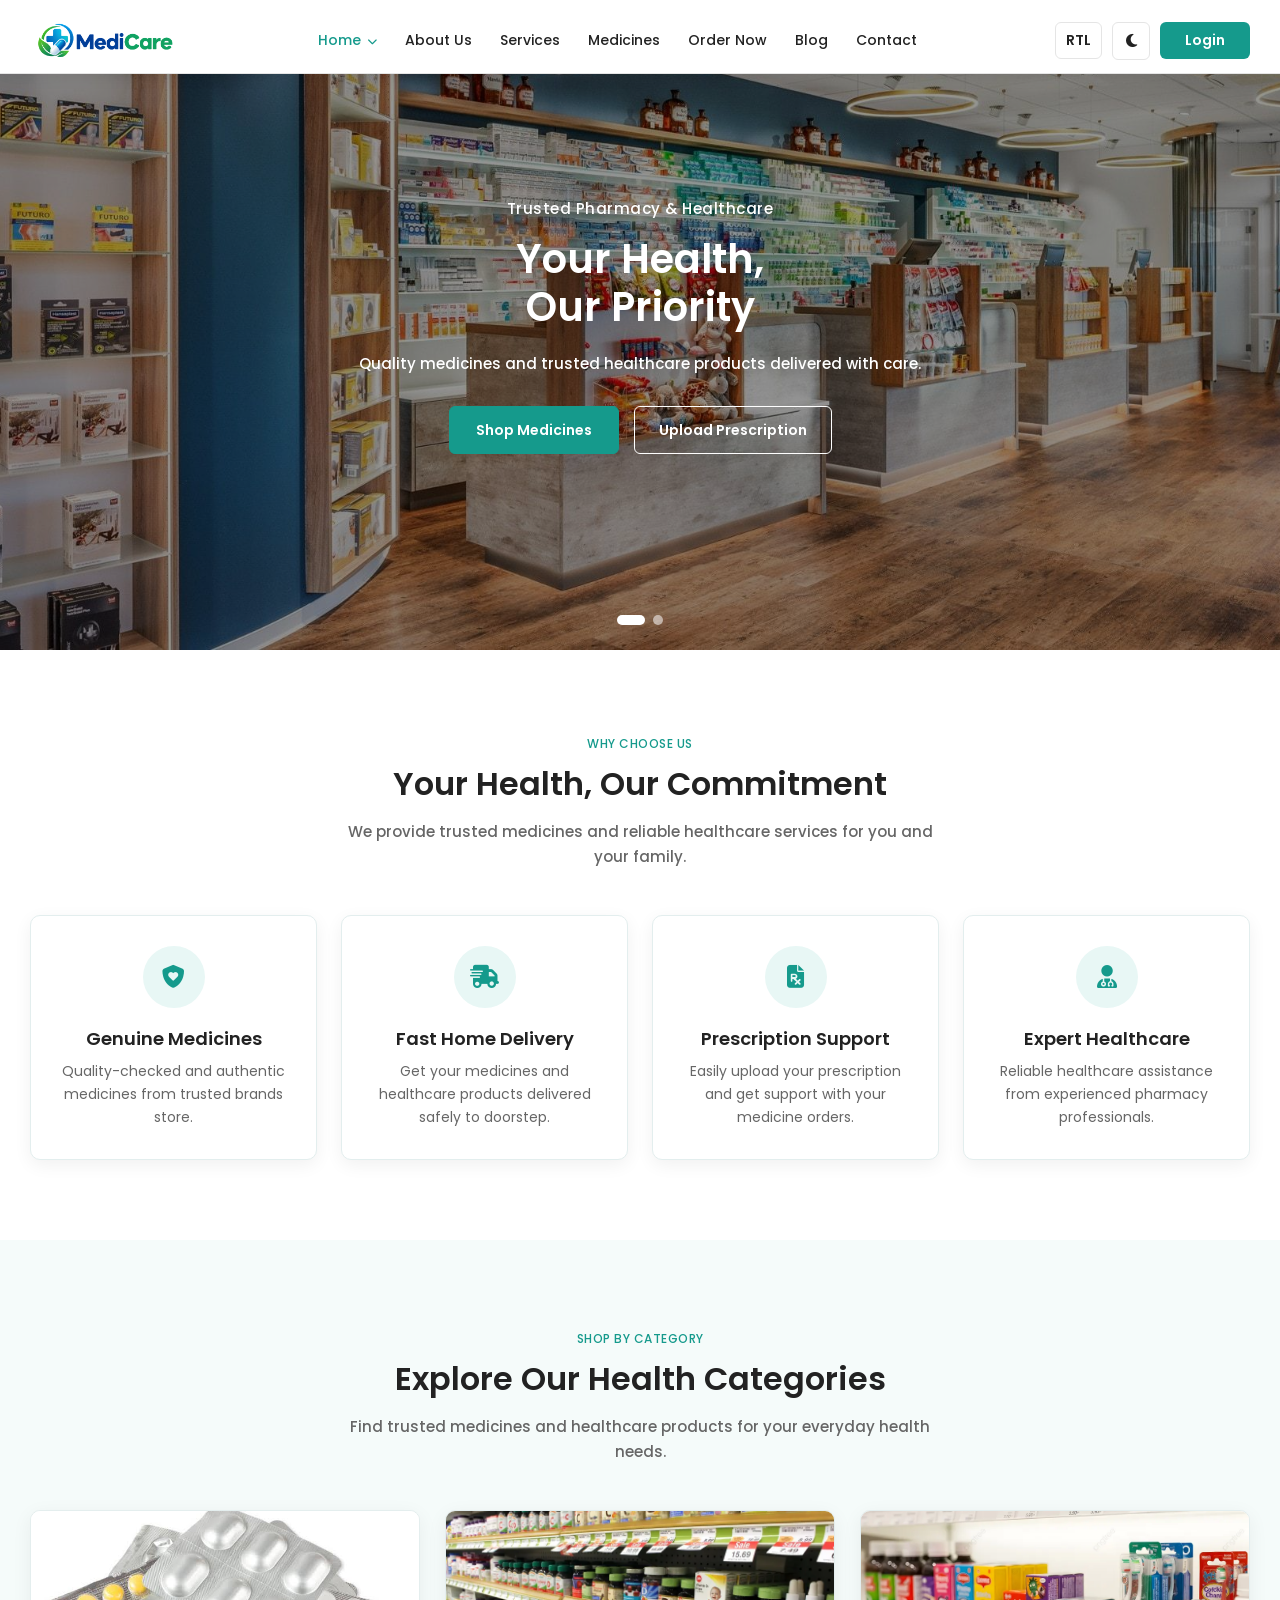
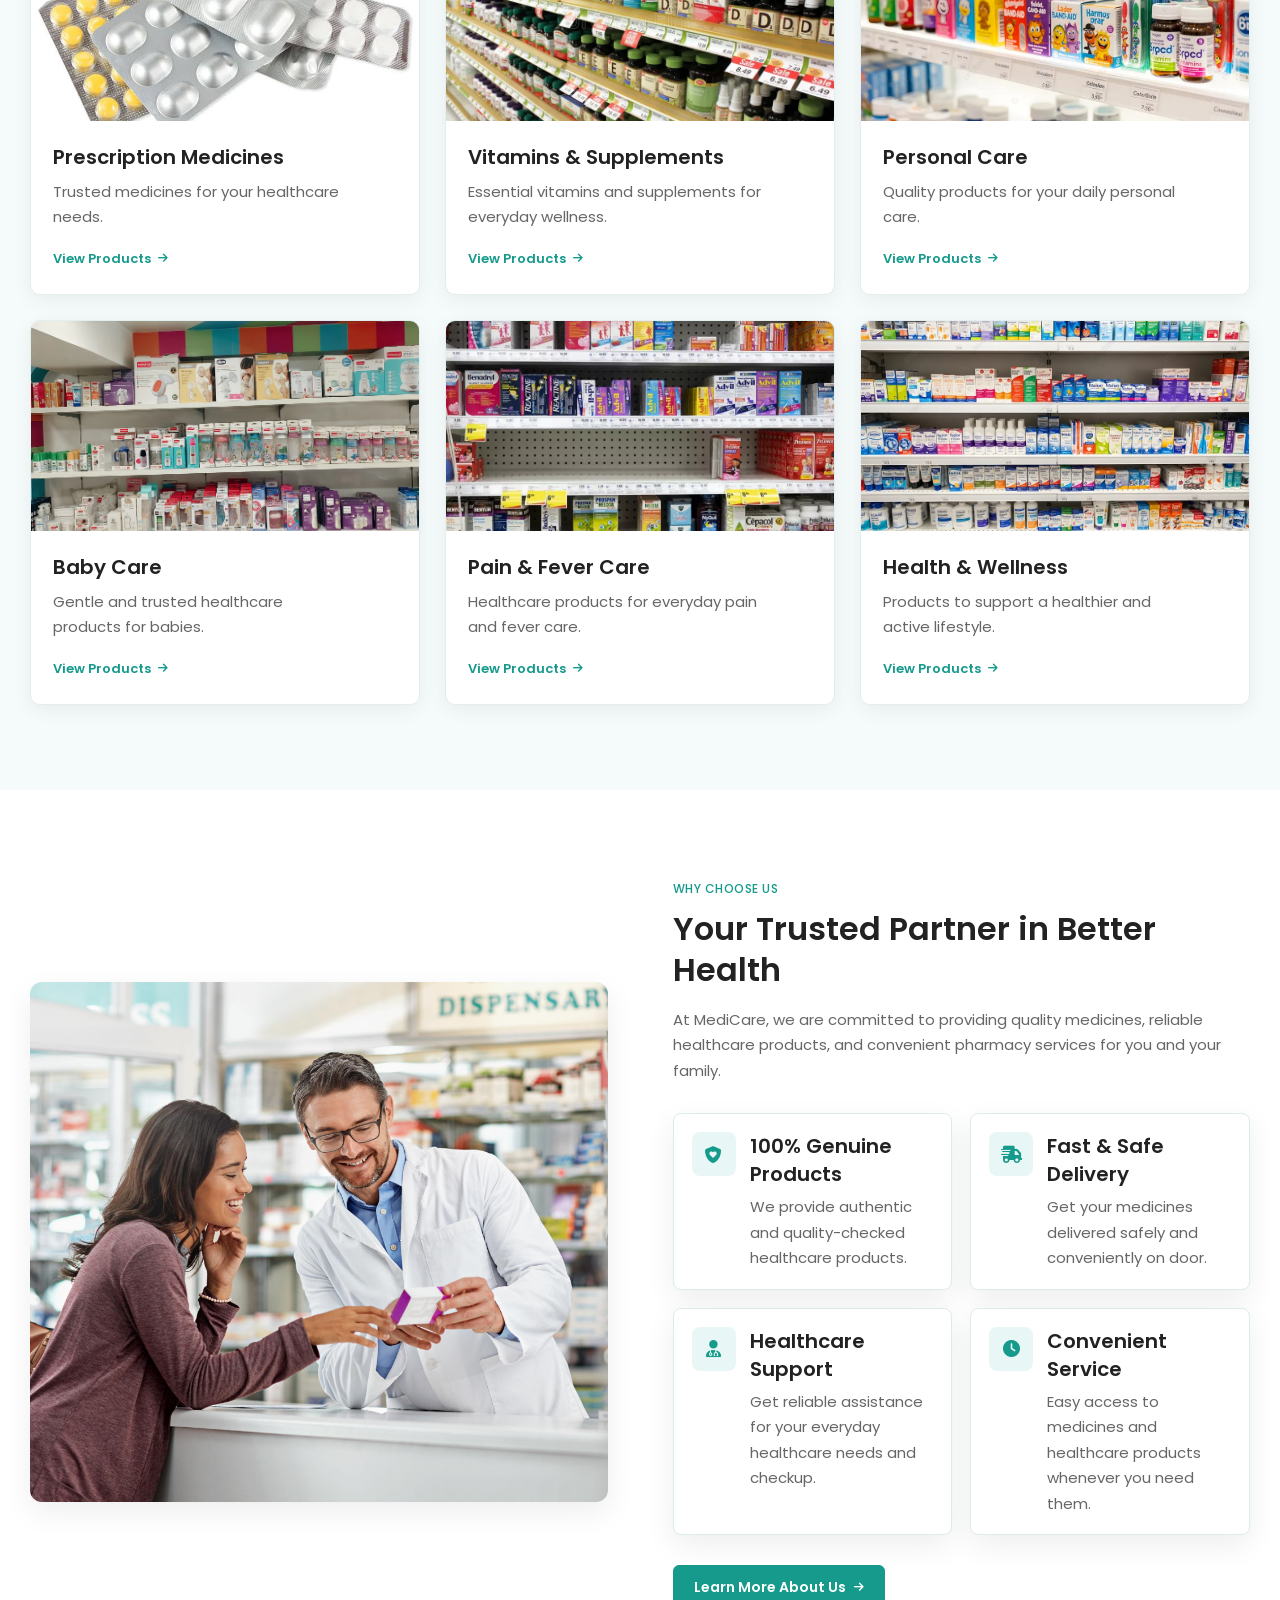
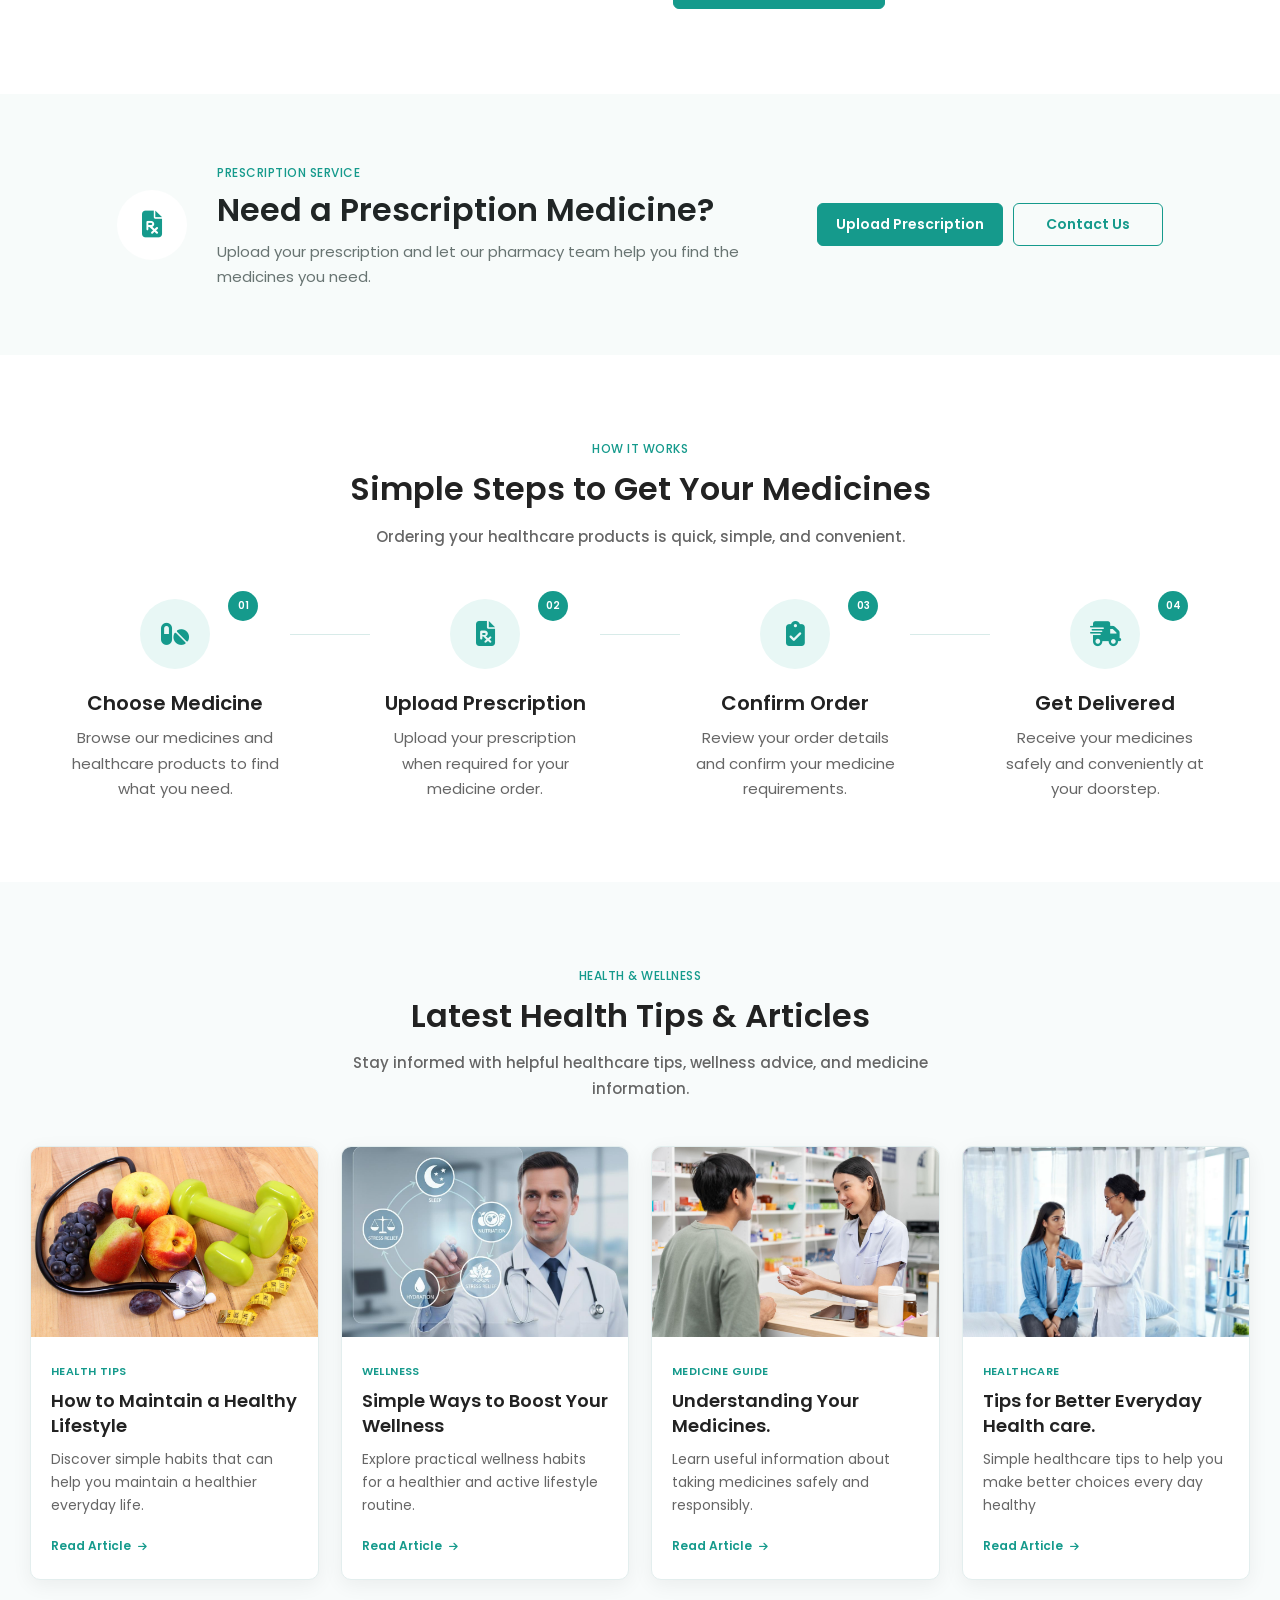
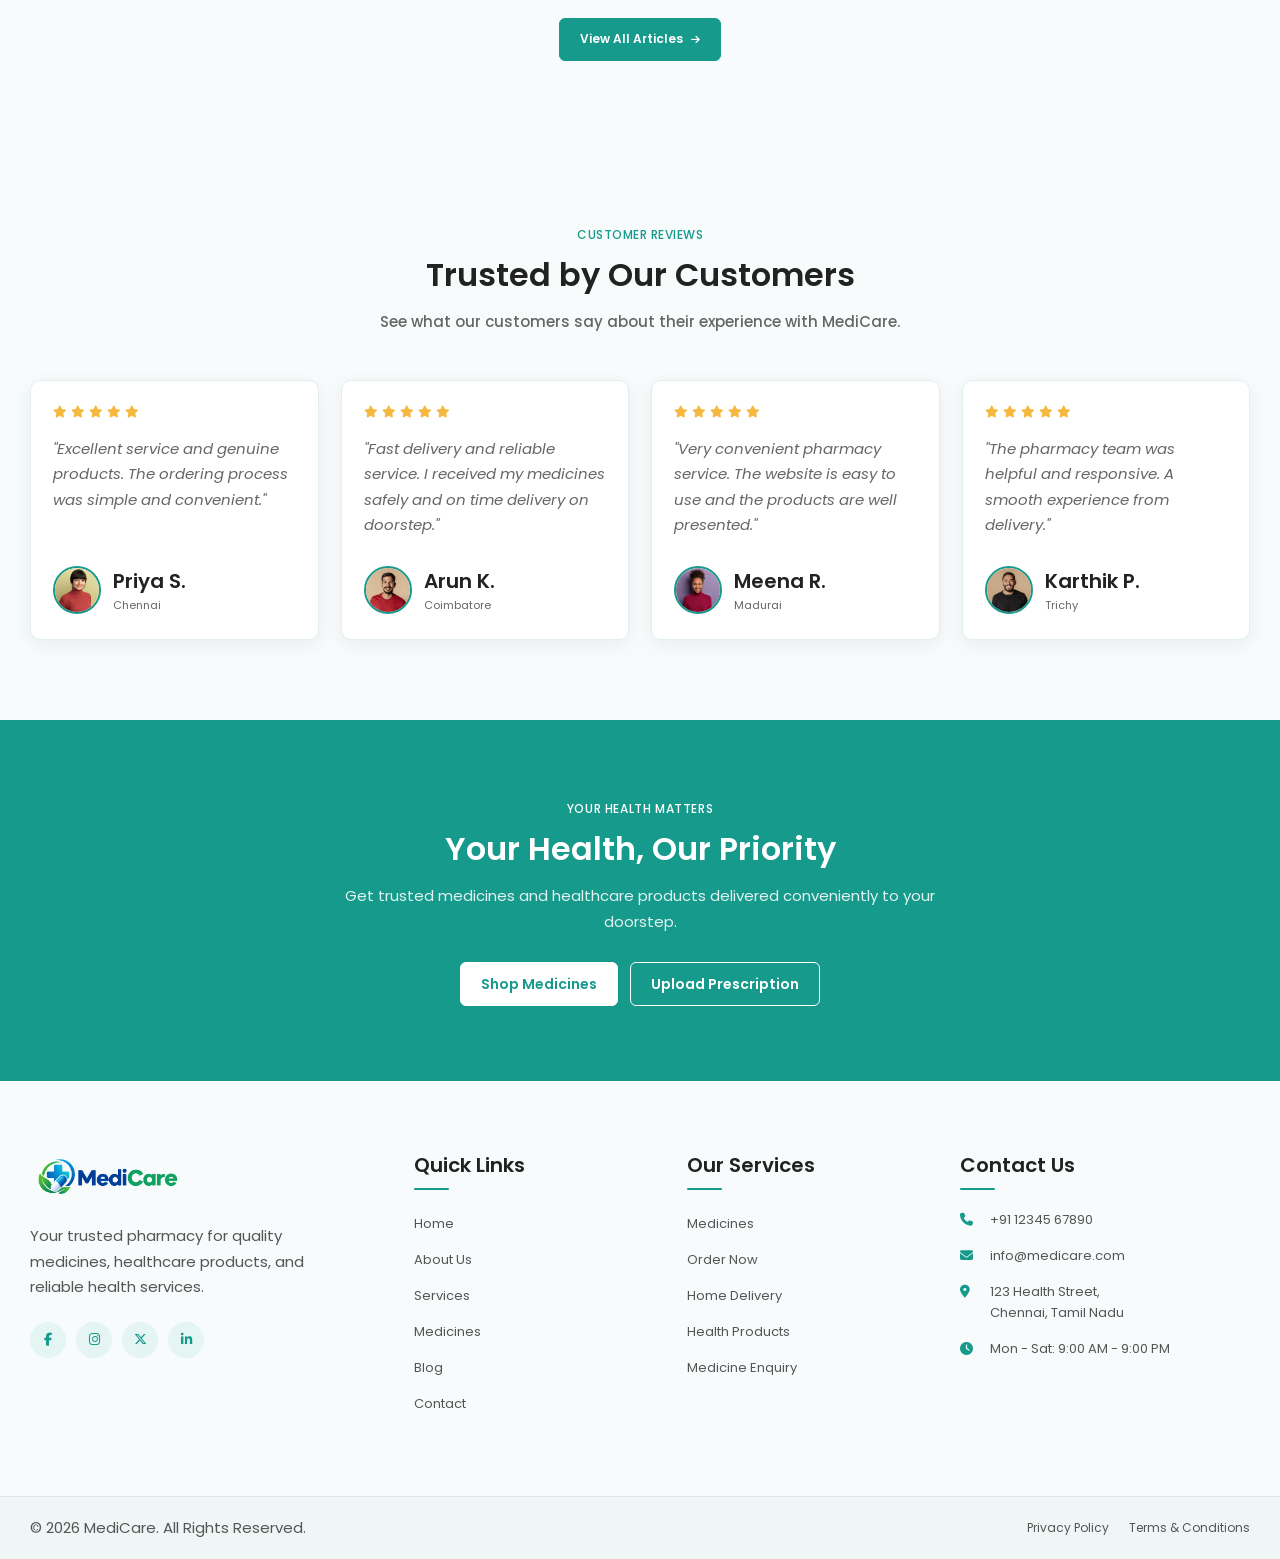
<file: index.html>
<!DOCTYPE html>

<html lang="en">

<head>
  <meta charset="UTF-8">
  <meta name="viewport" content="width=device-width, initial-scale=1.0">
  <title>MediCare Pharmacy | Trusted Healthcare Store</title>

  <!-- Favicon -->

  <link rel="icon" type="image/png" href="images/logo.png">

  <!-- Google Fonts -->

  <link rel="preconnect" href="https://fonts.googleapis.com">

<link rel="preconnect"
      href="https://fonts.gstatic.com"
      crossorigin>

<link href="https://fonts.googleapis.com/css2?family=Poppins:wght@400;500;600;700&display=swap"
      rel="stylesheet">

<link rel="stylesheet"
      href="https://cdnjs.cloudflare.com/ajax/libs/font-awesome/6.5.1/css/all.min.css">


  <!-- CSS -->

  <link rel="stylesheet" href="css/style.css">
  <link rel="stylesheet" href="css/responsive.css">
</head>

<body>
<!-- =========================================================
     HEADER
========================================================= -->
<header class="site-header">

    <div class="header-container">

        <!-- Logo -->
        <div class="header-logo">
            <a href="index.html">
                <img src="images/logo.png" alt="Pharmacy Logo">
            </a>
        </div>


        <!-- Navigation -->
        <nav class="main-nav" id="mainNav">

            <ul class="nav-list">

                <!-- Home -->
                <li class="nav-item dropdown">

                    <a href="#"
                       class="nav-link dropdown-toggle active">
                        Home
                        <i class="fas fa-chevron-down"></i>
                    </a>

                    <ul class="dropdown-menu">
                        <li>
                            <a href="index.html"class="active">Home 1</a>
                        </li>

                        <li>
                            <a href="home2.html">Home 2</a>
                        </li>
                    </ul>

                </li>


                <!-- About Us -->
                <li class="nav-item">
                    <a href="about.html" class="nav-link">
                        About Us
                    </a>
                </li>


                <!-- Services -->
                <li class="nav-item">
                    <a href="services.html" class="nav-link">
                        Services
                    </a>
                </li>


                <!-- Medicines -->
                <li class="nav-item">
                    <a href="medicines.html" class="nav-link">
                        Medicines
                    </a>
                </li>


                <!-- Prescription -->
                <li class="nav-item">
                    <a href="order.html" class="nav-link">
                        Order Now
                    </a>
                </li>


                <!-- Blog -->
                <li class="nav-item">
                    <a href="blog.html" class="nav-link">
                        Blog
                    </a>
                </li>


                <!-- Contact -->
                <li class="nav-item">
                    <a href="contact.html" class="nav-link">
                        Contact
                    </a>
                </li>

            </ul>


            <!-- =================================================
                 MOBILE ACTION BUTTONS
                 THESE ARE INSIDE HAMBURGER MENU
            ================================================== -->

            <div class="mobile-actions">

                <!-- RTL -->
                <button type="button"
                        class="header-action-btn rtl-toggle"
                        id="mobileRtlToggle">
                    RTL
                </button>


                <!-- Dark Mode -->
                <button type="button"
                        class="header-action-btn theme-toggle"
                        id="mobileThemeToggle"
                        aria-label="Toggle dark mode">

                    <i class="fas fa-moon"></i>

                </button>


                <!-- Login -->
                <a href="login.html"
                   class="login-btn">
                    Login
                </a>

            </div>

        </nav>


        <!-- =================================================
             DESKTOP ACTIONS
        ================================================== -->

        <div class="header-actions">

            <button type="button"
                    class="header-action-btn rtl-toggle"
                    id="rtlToggle">
                RTL
            </button>


            <button type="button"
                    class="header-action-btn theme-toggle"
                    id="themeToggle"
                    aria-label="Toggle dark mode">

                <i class="fas fa-moon"></i>

            </button>


            <a href="login.html"
               class="login-btn">
                Login
            </a>

        </div>


        <!-- =================================================
             HAMBURGER
        ================================================== -->

        <button type="button"
                class="hamburger-btn"
                id="hamburgerBtn"
                aria-label="Open navigation menu"
                aria-controls="mainNav"
                aria-expanded="false">

            <span></span>
            <span></span>
            <span></span>

        </button>

    </div>

</header>
<!-- =========================================================
     HERO SECTION
========================================================= -->
<section class="hero-section">

    <!-- =========================
         SLIDE 1
    ========================== -->
    <div class="hero-slide active"
         style="background-image: url('images/hero-1.jpg');">

        <div class="hero-overlay"></div>

        <div class="hero-content">

            <span class="hero-subtitle">
                Trusted Pharmacy & Healthcare
            </span>

            <h1>
                Your Health,<br>
                Our Priority
            </h1>

            <p>
                Quality medicines and trusted healthcare
                products delivered with care.
            </p>

            <div class="hero-buttons">

                <a href="medicines.html"
                   class="hero-btn primary-btn">
                    Shop Medicines
                </a>

                <a href="prescription.html"
                   class="hero-btn secondary-btn">
                    Upload Prescription
                </a>

            </div>

        </div>

    </div>


    <!-- =========================
         SLIDE 2
    ========================== -->
    <div class="hero-slide"
         style="background-image: url('images/hero-2.jpg');">

        <div class="hero-overlay"></div>

        <div class="hero-content">

            <span class="hero-subtitle">
                Complete Healthcare Solutions
            </span>

            <h1>
                Complete Care<br>
                For Better Health
            </h1>

            <p>
                Discover trusted medicines, wellness products
                and healthcare services for your family.
            </p>

            <div class="hero-buttons">

                <a href="medicines.html"
                   class="hero-btn primary-btn">
                    Explore Products
                </a>

                <a href="contact.html"
                   class="hero-btn secondary-btn">
                    Contact Us
                </a>

            </div>

        </div>

    </div>


    <!-- =========================
         SLIDER DOTS
    ========================== -->
    <div class="hero-dots">

        <button class="hero-dot active"
                data-slide="0"
                aria-label="Slide 1"></button>

        <button class="hero-dot"
                data-slide="1"
                aria-label="Slide 2"></button>

    </div>

</section>
<!-- =========================================================
     SERVICE HIGHLIGHTS SECTION
========================================================= -->
<section class="service-highlights">

    <div class="service-container">

        <!-- =========================
             SECTION HEADING
        ========================== -->
        <div class="section-heading">

            <span class="section-subtitle">
                Why Choose Us
            </span>

            <h2>
                Your Health, Our Commitment
            </h2>

            <p>
                We provide trusted medicines and reliable
                healthcare services for you and your family.
            </p>

        </div>


        <!-- =========================
             SERVICE CARDS
        ========================== -->
        <div class="service-grid">


            <!-- =========================
                 CARD 1
            ========================== -->
            <div class="service-card">

                <div class="service-icon">
                    <i class="fas fa-shield-heart"></i>
                </div>

                <div class="service-content">

                    <h3>
                        Genuine Medicines
                    </h3>

                    <p>
                        Quality-checked and authentic medicines
                        from trusted brands store.
                    </p>

                </div>

            </div>


            <!-- =========================
                 CARD 2
            ========================== -->
            <div class="service-card">

                <div class="service-icon">
                    <i class="fas fa-truck-fast"></i>
                </div>

                <div class="service-content">

                    <h3>
                        Fast Home Delivery
                    </h3>

                    <p>
                        Get your medicines and healthcare
                        products delivered safely to doorstep.
                    </p>

                </div>

            </div>


            <!-- =========================
                 CARD 3
            ========================== -->
            <div class="service-card">

                <div class="service-icon">
                    <i class="fas fa-file-prescription"></i>
                </div>

                <div class="service-content">

                    <h3>
                        Prescription Support
                    </h3>

                    <p>
                        Easily upload your prescription and
                        get support with your medicine orders.
                    </p>

                </div>

            </div>


            <!-- =========================
                 CARD 4
            ========================== -->
            <div class="service-card">

                <div class="service-icon">
                    <i class="fas fa-user-doctor"></i>
                </div>

                <div class="service-content">

                    <h3>
                        Expert Healthcare
                    </h3>

                    <p>
                        Reliable healthcare assistance from
                        experienced pharmacy professionals.
                    </p>

                </div>

            </div>

        </div>

    </div>

</section>
<!-- =========================================================
     MEDICINE CATEGORIES SECTION
========================================================= -->
<section class="medicine-categories">

    <div class="medicine-category-container">

        <!-- =========================
             SECTION HEADING
        ========================== -->
        <div class="section-heading">

            <span class="section-subtitle">
                Shop By Category
            </span>

            <h2>
                Explore Our Health Categories
            </h2>

            <p>
                Find trusted medicines and healthcare products
                for your everyday health needs.
            </p>

        </div>


        <!-- =========================
             CATEGORY GRID
        ========================== -->
        <div class="category-grid">


            <!-- =========================
                 CATEGORY 1
            ========================== -->
            <div class="category-card">

                <div class="category-image">

                    <img src="images/category-prescription.jpg"
                         alt="Prescription Medicines">

                </div>

                <div class="category-content">

                    <h3>
                        Prescription Medicines
                    </h3>

                    <p>
                        Trusted medicines for your
                        healthcare needs.
                    </p>

                    <a href="medicines.html"
                       class="category-link">
                        View Products
                        <i class="fas fa-arrow-right"></i>
                    </a>

                </div>

            </div>


            <!-- =========================
                 CATEGORY 2
            ========================== -->
            <div class="category-card">

                <div class="category-image">

                    <img src="images/category-vitamins.jpg"
                         alt="Vitamins and Supplements">

                </div>

                <div class="category-content">

                    <h3>
                        Vitamins & Supplements
                    </h3>

                    <p>
                        Essential vitamins and supplements
                        for everyday wellness.
                    </p>

                    <a href="medicines.html"
                       class="category-link">
                        View Products
                        <i class="fas fa-arrow-right"></i>
                    </a>

                </div>

            </div>


            <!-- =========================
                 CATEGORY 3
            ========================== -->
            <div class="category-card">

                <div class="category-image">

                    <img src="images/category-personal-care.jpg"
                         alt="Personal Care Products">

                </div>

                <div class="category-content">

                    <h3>
                        Personal Care
                    </h3>

                    <p>
                        Quality products for your
                        daily personal care.
                    </p>

                    <a href="medicines.html"
                       class="category-link">
                        View Products
                        <i class="fas fa-arrow-right"></i>
                    </a>

                </div>

            </div>


            <!-- =========================
                 CATEGORY 4
            ========================== -->
            <div class="category-card">

                <div class="category-image">

                    <img src="images/category-baby-care.jpg"
                         alt="Baby Care Products">

                </div>

                <div class="category-content">

                    <h3>
                        Baby Care
                    </h3>

                    <p>
                        Gentle and trusted healthcare
                        products for babies.
                    </p>

                    <a href="medicines.html"
                       class="category-link">
                        View Products
                        <i class="fas fa-arrow-right"></i>
                    </a>

                </div>

            </div>


            <!-- =========================
                 CATEGORY 5
            ========================== -->
            <div class="category-card">

                <div class="category-image">

                    <img src="images/category-pain-care.jpg"
                         alt="Pain and Fever Care">

                </div>

                <div class="category-content">

                    <h3>
                        Pain & Fever Care
                    </h3>

                    <p>
                        Healthcare products for everyday
                        pain and fever care.
                    </p>

                    <a href="medicines.html"
                       class="category-link">
                        View Products
                        <i class="fas fa-arrow-right"></i>
                    </a>

                </div>

            </div>


            <!-- =========================
                 CATEGORY 6
            ========================== -->
            <div class="category-card">

                <div class="category-image">

                    <img src="images/category-wellness.jpg"
                         alt="Health and Wellness Products">

                </div>

                <div class="category-content">

                    <h3>
                        Health & Wellness
                    </h3>

                    <p>
                        Products to support a healthier
                        and active lifestyle.
                    </p>

                    <a href="medicines.html"
                       class="category-link">
                        View Products
                        <i class="fas fa-arrow-right"></i>
                    </a>

                </div>

            </div>

        </div>

    </div>

</section>
<!-- =========================================================
     WHY CHOOSE MEDICARE
========================================================= -->
<section class="why-choose">

    <div class="why-choose-container">

        <!-- =========================
             IMAGE
        ========================== -->
        <div class="why-choose-image">

            <img src="images/why-choose.jpg"
                 alt="MediCare Pharmacy">

        </div>


        <!-- =========================
             CONTENT
        ========================== -->
        <div class="why-choose-content">

            <span class="section-subtitle">
                Why Choose Us
            </span>

            <h2>
                Your Trusted Partner
                in Better Health
            </h2>

            <p class="why-choose-description">
                At MediCare, we are committed to providing
                quality medicines, reliable healthcare products,
                and convenient pharmacy services for you and
                your family.
            </p>


            <!-- =========================
                 FEATURES
            ========================== -->
            <div class="why-features">


                <!-- Feature 1 -->
                <div class="why-feature">

                    <div class="why-feature-icon">
                        <i class="fas fa-shield-heart"></i>
                    </div>

                    <div class="why-feature-content">

                        <h3>
                            100% Genuine Products
                        </h3>

                        <p>
                            We provide authentic and
                            quality-checked healthcare products.
                        </p>

                    </div>

                </div>


                <!-- Feature 2 -->
                <div class="why-feature">

                    <div class="why-feature-icon">
                        <i class="fas fa-truck-fast"></i>
                    </div>

                    <div class="why-feature-content">

                        <h3>
                            Fast & Safe Delivery
                        </h3>

                        <p>
                            Get your medicines delivered
                            safely and conveniently on door.
                        </p>

                    </div>

                </div>


                <!-- Feature 3 -->
                <div class="why-feature">

                    <div class="why-feature-icon">
                        <i class="fas fa-user-doctor"></i>
                    </div>

                    <div class="why-feature-content">

                        <h3>
                            Healthcare Support
                        </h3>

                        <p>
                            Get reliable assistance for
                            your everyday healthcare needs and checkup.
                        </p>

                    </div>

                </div>


                <!-- Feature 4 -->
                <div class="why-feature">

                    <div class="why-feature-icon">
                        <i class="fas fa-clock"></i>
                    </div>

                    <div class="why-feature-content">

                        <h3>
                            Convenient Service
                        </h3>

                        <p>
                            Easy access to medicines and
                            healthcare products whenever you need them.
                        </p>

                    </div>

                </div>

            </div>


            <!-- Button -->
            <a href="about.html"
               class="why-choose-btn">
                Learn More About Us
                <i class="fas fa-arrow-right"></i>
            </a>

        </div>

    </div>

</section>
<!-- =========================================================
     PRESCRIPTION UPLOAD CTA
========================================================= -->
<section class="prescription-cta">

    <div class="prescription-cta-container">

        <!-- =========================
             ICON / IMAGE
        ========================== -->
        <div class="prescription-cta-icon">

            <i class="fas fa-file-prescription"></i>

        </div>


        <!-- =========================
             CONTENT
        ========================== -->
        <div class="prescription-cta-content">

            <span class="section-subtitle">
                Prescription Service
            </span>

            <h2>
                Need a Prescription Medicine?
            </h2>

            <p>
                Upload your prescription and let our pharmacy
                team help you find the medicines you need.
            </p>

        </div>


        <!-- =========================
             BUTTONS
        ========================== -->
        <div class="prescription-cta-buttons">

            <a href="prescription.html"
               class="prescription-btn primary-prescription-btn">

                Upload Prescription

            </a>

            <a href="contact.html"
               class="prescription-btn secondary-prescription-btn">

                Contact Us

            </a>

        </div>

    </div>

</section>
<!-- =========================================================
     HOW IT WORKS SECTION
========================================================= -->
<section class="how-it-works">

    <div class="how-it-works-container">

        <!-- =========================
             SECTION HEADING
        ========================== -->
        <div class="section-heading">

            <span class="section-subtitle">
                How It Works
            </span>

            <h2>
                Simple Steps to Get Your Medicines
            </h2>

            <p>
                Ordering your healthcare products is quick,
                simple, and convenient.
            </p>

        </div>


        <!-- =========================
             STEPS
        ========================== -->
        <div class="steps-wrapper">


            <!-- =========================
                 STEP 1
            ========================== -->
            <div class="step-item">

                <div class="step-number">
                    01
                </div>

                <div class="step-icon">
                    <i class="fas fa-pills"></i>
                </div>

                <div class="step-content">

                    <h3>
                        Choose Medicine
                    </h3>

                    <p>
                        Browse our medicines and healthcare
                        products to find what you need.
                    </p>

                </div>

            </div>


            <!-- =========================
                 CONNECTOR
            ========================== -->
            <div class="step-connector"></div>


            <!-- =========================
                 STEP 2
            ========================== -->
            <div class="step-item">

                <div class="step-number">
                    02
                </div>

                <div class="step-icon">
                    <i class="fas fa-file-prescription"></i>
                </div>

                <div class="step-content">

                    <h3>
                        Upload Prescription
                    </h3>

                    <p>
                        Upload your prescription when
                        required for your medicine order.
                    </p>

                </div>

            </div>


            <!-- =========================
                 CONNECTOR
            ========================== -->
            <div class="step-connector"></div>


            <!-- =========================
                 STEP 3
            ========================== -->
            <div class="step-item">

                <div class="step-number">
                    03
                </div>

                <div class="step-icon">
                    <i class="fas fa-clipboard-check"></i>
                </div>

                <div class="step-content">

                    <h3>
                        Confirm Order
                    </h3>

                    <p>
                        Review your order details and
                        confirm your medicine requirements.
                    </p>

                </div>

            </div>


            <!-- =========================
                 CONNECTOR
            ========================== -->
            <div class="step-connector"></div>


            <!-- =========================
                 STEP 4
            ========================== -->
            <div class="step-item">

                <div class="step-number">
                    04
                </div>

                <div class="step-icon">
                    <i class="fas fa-truck-fast"></i>
                </div>

                <div class="step-content">

                    <h3>
                        Get Delivered
                    </h3>

                    <p>
                        Receive your medicines safely and
                        conveniently at your doorstep.
                    </p>

                </div>

            </div>

        </div>

    </div>

</section>
<! =========================================================
   HEALTH TIPS & ARTICLES
   PART 1 - HTML
========================================================= !>

<section class="health-articles">

    <div class="health-articles-container">

        <!-- =========================
             SECTION HEADING
        ========================== -->
        <div class="section-heading">

            <span class="section-subtitle">
                Health & Wellness
            </span>

            <h2>
                Latest Health Tips & Articles
            </h2>

            <p>
                Stay informed with helpful healthcare tips,
                wellness advice, and medicine information.
            </p>

        </div>


        <!-- =========================
             ARTICLES GRID
        ========================== -->
        <div class="articles-grid">


            <!-- =========================
                 ARTICLE 1
            ========================== -->
            <article class="article-card">

                <div class="article-image">

                    <img src="images/blog-healthylifestyle.jpg"
                         alt="Healthy Lifestyle Tips">

                </div>

                <div class="article-content">

                    <span class="article-category">
                        Health Tips
                    </span>

                    <h3>
                        How to Maintain a Healthy Lifestyle
                    </h3>

                    <p>
                        Discover simple habits that can help
                        you maintain a healthier everyday life.
                    </p>

                    <a href="blog.html"
                       class="article-link">

                        Read Article

                        <i class="fas fa-arrow-right"></i>

                    </a>

                </div>

            </article>


            <!-- =========================
                 ARTICLE 2
            ========================== -->
            <article class="article-card">

                <div class="article-image">

                    <img src="images/blog-wellness.jpg"
                         alt="Daily Wellness Tips">

                </div>

                <div class="article-content">

                    <span class="article-category">
                        Wellness
                    </span>

                    <h3>
                        Simple Ways to Boost Your Wellness
                    </h3>

                    <p>
                        Explore practical wellness habits
                        for a healthier and active lifestyle routine.
                    </p>

                    <a href="blog.html"
                       class="article-link">

                        Read Article

                        <i class="fas fa-arrow-right"></i>

                    </a>

                </div>

            </article>


            <!-- =========================
                 ARTICLE 3
            ========================== -->
            <article class="article-card">

                <div class="article-image">

                    <img src="images/blog-medicines.jpg"
                         alt="Understanding Medicines">

                </div>

                <div class="article-content">

                    <span class="article-category">
                        Medicine Guide
                    </span>

                    <h3>
                        Understanding Your Medicines.
                    </h3>

                    <p>
                        Learn useful information about taking
                        medicines safely and responsibly.
                    </p>

                    <a href="blog.html"
                       class="article-link">

                        Read Article

                        <i class="fas fa-arrow-right"></i>

                    </a>

                </div>

            </article>


            <!-- =========================
                 ARTICLE 4
            ========================== -->
            <article class="article-card">

                <div class="article-image">

                    <img src="images/blog-healthcare.jpg"
                         alt="Everyday Healthcare Tips">

                </div>

                <div class="article-content">

                    <span class="article-category">
                        Healthcare
                    </span>

                    <h3>
                        Tips for Better Everyday Health care.
                    </h3>

                    <p>
                        Simple healthcare tips to help you
                        make better choices every day healthy
                    </p>

                    <a href="blog.html"
                       class="article-link">

                        Read Article

                        <i class="fas fa-arrow-right"></i>

                    </a>

                </div>

            </article>


        </div>


        <!-- =========================
             VIEW ALL ARTICLES
        ========================== -->
        <div class="articles-button">

            <a href="blog.html"
               class="view-all-articles">

                View All Articles

                <i class="fas fa-arrow-right"></i>

            </a>

        </div>

    </div>

</section>
<!-- =========================================================
     CUSTOMER TESTIMONIALS
     PART 1 - HTML
========================================================= -->

<section class="customer-testimonials">

    <div class="testimonials-container">

        <!-- =========================
             SECTION HEADING
        ========================== -->
        <div class="section-heading">

            <span class="section-subtitle">
                Customer Reviews
            </span>

            <h2>
                Trusted by Our Customers
            </h2>

            <p>
                See what our customers say about their
                experience with MediCare.
            </p>

        </div>


        <!-- =========================
             TESTIMONIAL GRID
        ========================== -->
        <div class="testimonials-grid">


            <!-- =========================
                 TESTIMONIAL 1
            ========================== -->
            <div class="testimonial-card">

                <div class="testimonial-rating">
                    <i class="fas fa-star"></i>
                    <i class="fas fa-star"></i>
                    <i class="fas fa-star"></i>
                    <i class="fas fa-star"></i>
                    <i class="fas fa-star"></i>
                </div>

                <p class="testimonial-text">
                    "Excellent service and genuine products.
                    The ordering process was simple and
                    convenient."
                </p>

                <div class="testimonial-user">

                    <div class="testimonial-avatar">
                        <img src="images/customer-1.jpg"
                             alt="Priya S">
                    </div>

                    <div class="testimonial-user-info">

                        <h3>
                            Priya S.
                        </h3>

                        <span>
                            Chennai
                        </span>

                    </div>

                </div>

            </div>


            <!-- =========================
                 TESTIMONIAL 2
            ========================== -->
            <div class="testimonial-card">

                <div class="testimonial-rating">
                    <i class="fas fa-star"></i>
                    <i class="fas fa-star"></i>
                    <i class="fas fa-star"></i>
                    <i class="fas fa-star"></i>
                    <i class="fas fa-star"></i>
                </div>

                <p class="testimonial-text">
                    "Fast delivery and reliable service.
                    I received my medicines safely and
                    on time delivery on doorstep."
                </p>

                <div class="testimonial-user">

                    <div class="testimonial-avatar">
                        <img src="images/customer-2.jpg"
                             alt="Arun K">
                    </div>

                    <div class="testimonial-user-info">

                        <h3>
                            Arun K.
                        </h3>

                        <span>
                            Coimbatore
                        </span>

                    </div>

                </div>

            </div>


            <!-- =========================
                 TESTIMONIAL 3
            ========================== -->
            <div class="testimonial-card">

                <div class="testimonial-rating">
                    <i class="fas fa-star"></i>
                    <i class="fas fa-star"></i>
                    <i class="fas fa-star"></i>
                    <i class="fas fa-star"></i>
                    <i class="fas fa-star"></i>
                </div>

                <p class="testimonial-text">
                    "Very convenient pharmacy service.
                    The website is easy to use and the
                    products are well presented."
                </p>

                <div class="testimonial-user">

                    <div class="testimonial-avatar">
                        <img src="images/customer-3.jpg"
                             alt="Meena R">
                    </div>

                    <div class="testimonial-user-info">

                        <h3>
                            Meena R.
                        </h3>

                        <span>
                            Madurai
                        </span>

                    </div>

                </div>

            </div>


            <!-- =========================
                 TESTIMONIAL 4
            ========================== -->
            <div class="testimonial-card">

                <div class="testimonial-rating">
                    <i class="fas fa-star"></i>
                    <i class="fas fa-star"></i>
                    <i class="fas fa-star"></i>
                    <i class="fas fa-star"></i>
                    <i class="fas fa-star"></i>
                </div>

                <p class="testimonial-text">
                    "The pharmacy team was helpful and
                    responsive. A smooth experience from
                    delivery."
                </p>

                <div class="testimonial-user">

                    <div class="testimonial-avatar">
                        <img src="images/customer-4.jpg"
                             alt="Karthik P">
                    </div>

                    <div class="testimonial-user-info">

                        <h3>
                            Karthik P.
                        </h3>

                        <span>
                            Trichy
                        </span>

                    </div>

                </div>

            </div>


        </div>

    </div>

</section>
<!-- =========================================================
     FINAL CTA SECTION
     PART 1 - HTML
========================================================= -->

<section class="final-cta">

    <div class="final-cta-container">

        <!-- =========================
             CTA CONTENT
        ========================== -->
        <div class="final-cta-content">

            <span class="section-subtitle">
                Your Health Matters
            </span>

            <h2>
                Your Health, Our Priority
            </h2>

            <p>
                Get trusted medicines and healthcare products
                delivered conveniently to your doorstep.
            </p>


            <!-- =========================
                 CTA BUTTONS
            ========================== -->
            <div class="final-cta-buttons">

                <a href="medicines.html"
                   class="final-cta-btn primary-cta-btn">

                    Shop Medicines

                </a>


                <a href="prescription.html"
                   class="final-cta-btn secondary-cta-btn">

                    Upload Prescription

                </a>

            </div>

        </div>

    </div>

</section>
<!-- =========================================================
     FOOTER
========================================================= -->
<footer class="site-footer">

    <div class="footer-container">

        <!-- =========================
             FOOTER BRAND
        ========================== -->
        <div class="footer-column footer-brand">

            <a href="index.html" class="footer-logo">
                <img src="images/logo.png" alt="MediCare Logo">
            </a>

            <p class="footer-description">
                Your trusted pharmacy for quality medicines,
                healthcare products, and reliable health services.
            </p>

            <!-- Social Media -->
            <div class="footer-social">

                <a href="#" aria-label="Facebook">
                    <i class="fab fa-facebook-f"></i>
                </a>

                <a href="#" aria-label="Instagram">
                    <i class="fab fa-instagram"></i>
                </a>

                <a href="#" aria-label="Twitter">
                    <i class="fab fa-x-twitter"></i>
                </a>

                <a href="#" aria-label="LinkedIn">
                    <i class="fab fa-linkedin-in"></i>
                </a>

            </div>

        </div>


        <!-- =========================
             QUICK LINKS
        ========================== -->
        <div class="footer-column">

            <h3 class="footer-title">
                Quick Links
            </h3>

            <ul class="footer-links">

                <li>
                    <a href="index.html">
                        Home
                    </a>
                </li>

                <li>
                    <a href="about.html">
                        About Us
                    </a>
                </li>

                <li>
                    <a href="services.html">
                        Services
                    </a>
                </li>

                <li>
                    <a href="medicines.html">
                        Medicines
                    </a>
                </li>

                <li>
                    <a href="blog.html">
                        Blog
                    </a>
                </li>

                <li>
                    <a href="contact.html">
                        Contact
                    </a>
                </li>

            </ul>

        </div>


        <!-- =========================
             OUR SERVICES
        ========================== -->
        <div class="footer-column">

            <h3 class="footer-title">
                Our Services
            </h3>

            <ul class="footer-links">

                <li>
                    <a href="medicines.html">
                        Medicines
                    </a>
                </li>

                <li>
                    <a href="order.html">
                        Order Now
                    </a>
                </li>

                <li>
                    <a href="#">
                        Home Delivery
                    </a>
                </li>

                <li>
                    <a href="#">
                        Health Products
                    </a>
                </li>

                <li>
                    <a href="#">
                        Medicine Enquiry
                    </a>
                </li>

            </ul>

        </div>


        <!-- =========================
             CONTACT INFORMATION
        ========================== -->
        <div class="footer-column footer-contact">

            <h3 class="footer-title">
                Contact Us
            </h3>

            <ul class="contact-list">

                <li>

                    <i class="fas fa-phone"></i>

                    <a href="tel:+911234567890">
                        +91 12345 67890
                    </a>

                </li>


                <li>

                    <i class="fas fa-envelope"></i>

                    <a href="mailto:info@medicare.com">
                        info@medicare.com
                    </a>

                </li>


                <li>

                    <i class="fas fa-location-dot"></i>

                    <span>
                        123 Health Street,<br>
                        Chennai, Tamil Nadu
                    </span>

                </li>


                <li>

                    <i class="fas fa-clock"></i>

                    <span>
                        Mon - Sat: 9:00 AM - 9:00 PM
                    </span>

                </li>

            </ul>

        </div>

    </div>


    <!-- =========================
         FOOTER BOTTOM
    ========================== -->
    <div class="footer-bottom">

        <div class="footer-bottom-container">

            <p>
                © 2026 MediCare. All Rights Reserved.
            </p>

            <div class="footer-bottom-links">

                <a href="#">
                    Privacy Policy
                </a>

                <a href="#">
                    Terms & Conditions
                </a>

            </div>

        </div>

    </div>

</footer>


 <!-- JS -->
<!-- Scroll To Top -->
<button id="scrollTopBtn" class="scroll-top-btn" aria-label="Scroll to top">
    <i class="fas fa-arrow-up"></i>
</button>
  <script src="js/script.js"></script>

</body>
</html>
</file>
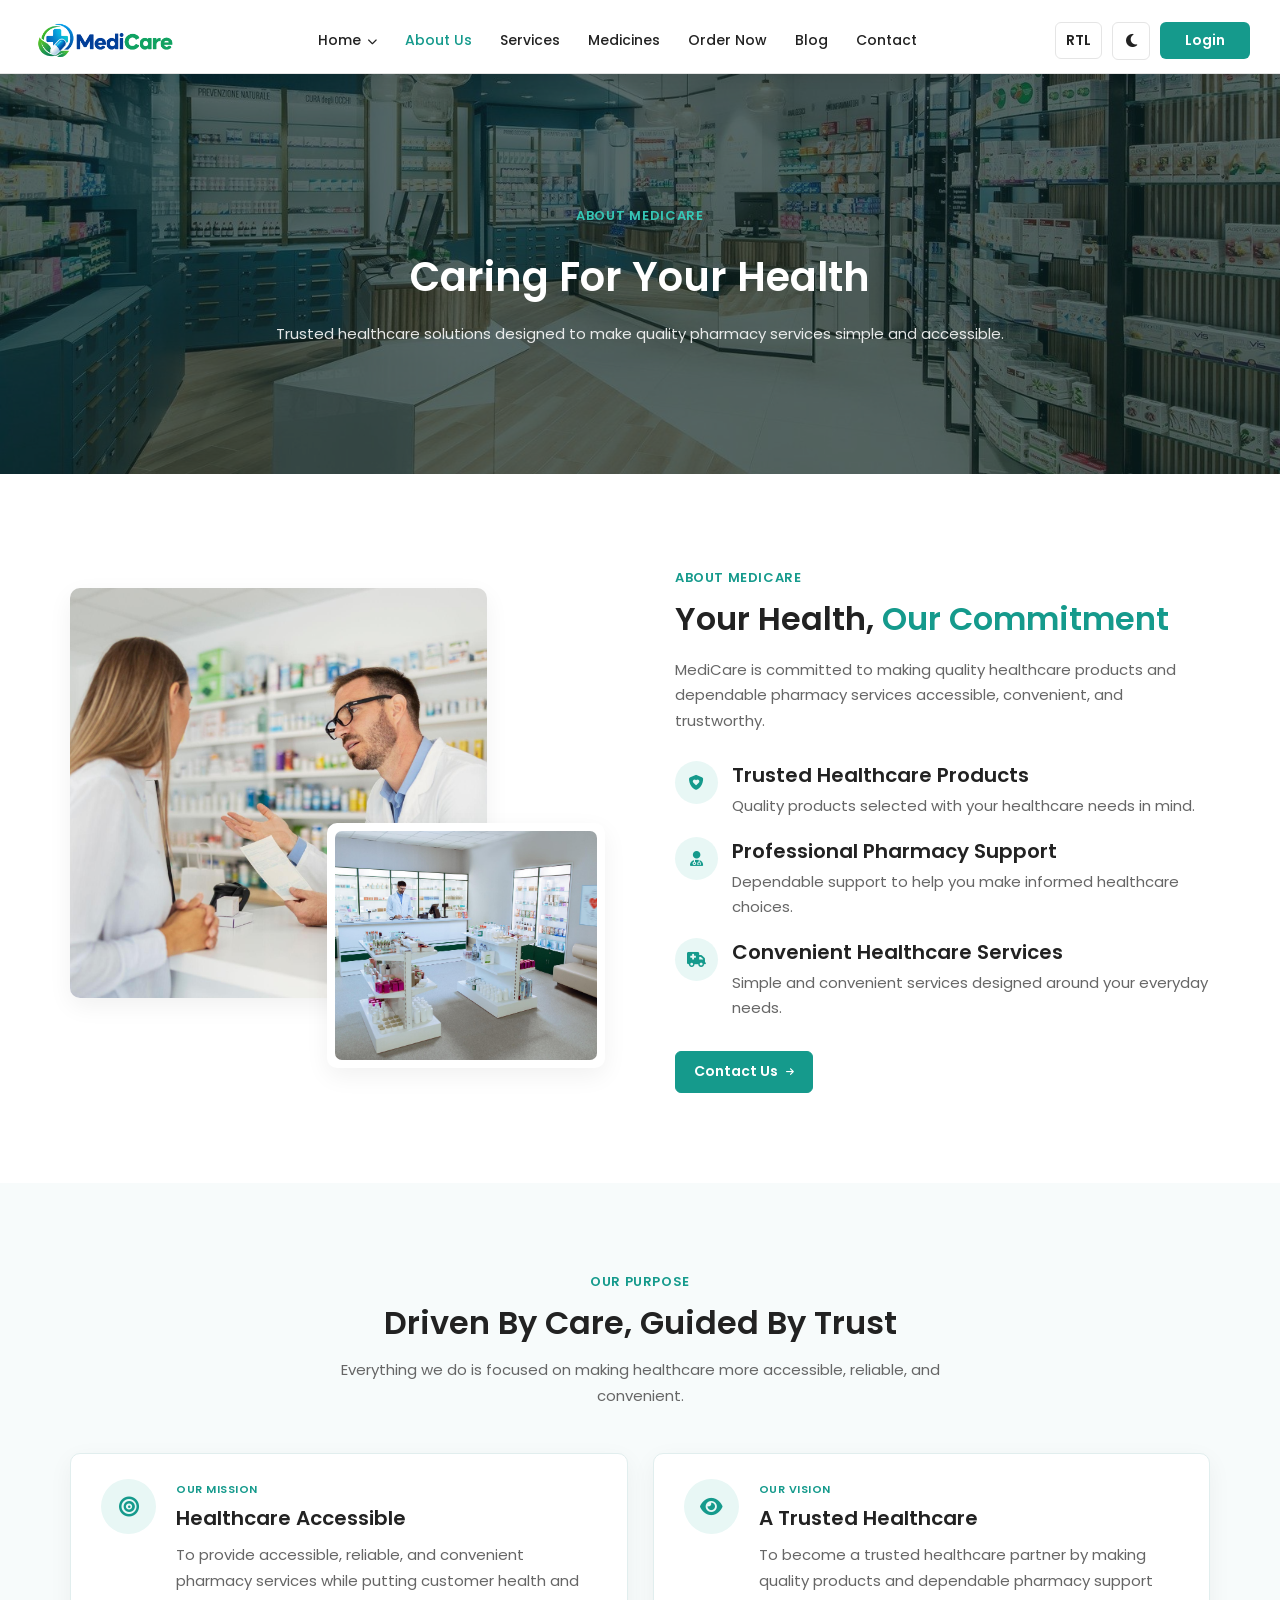
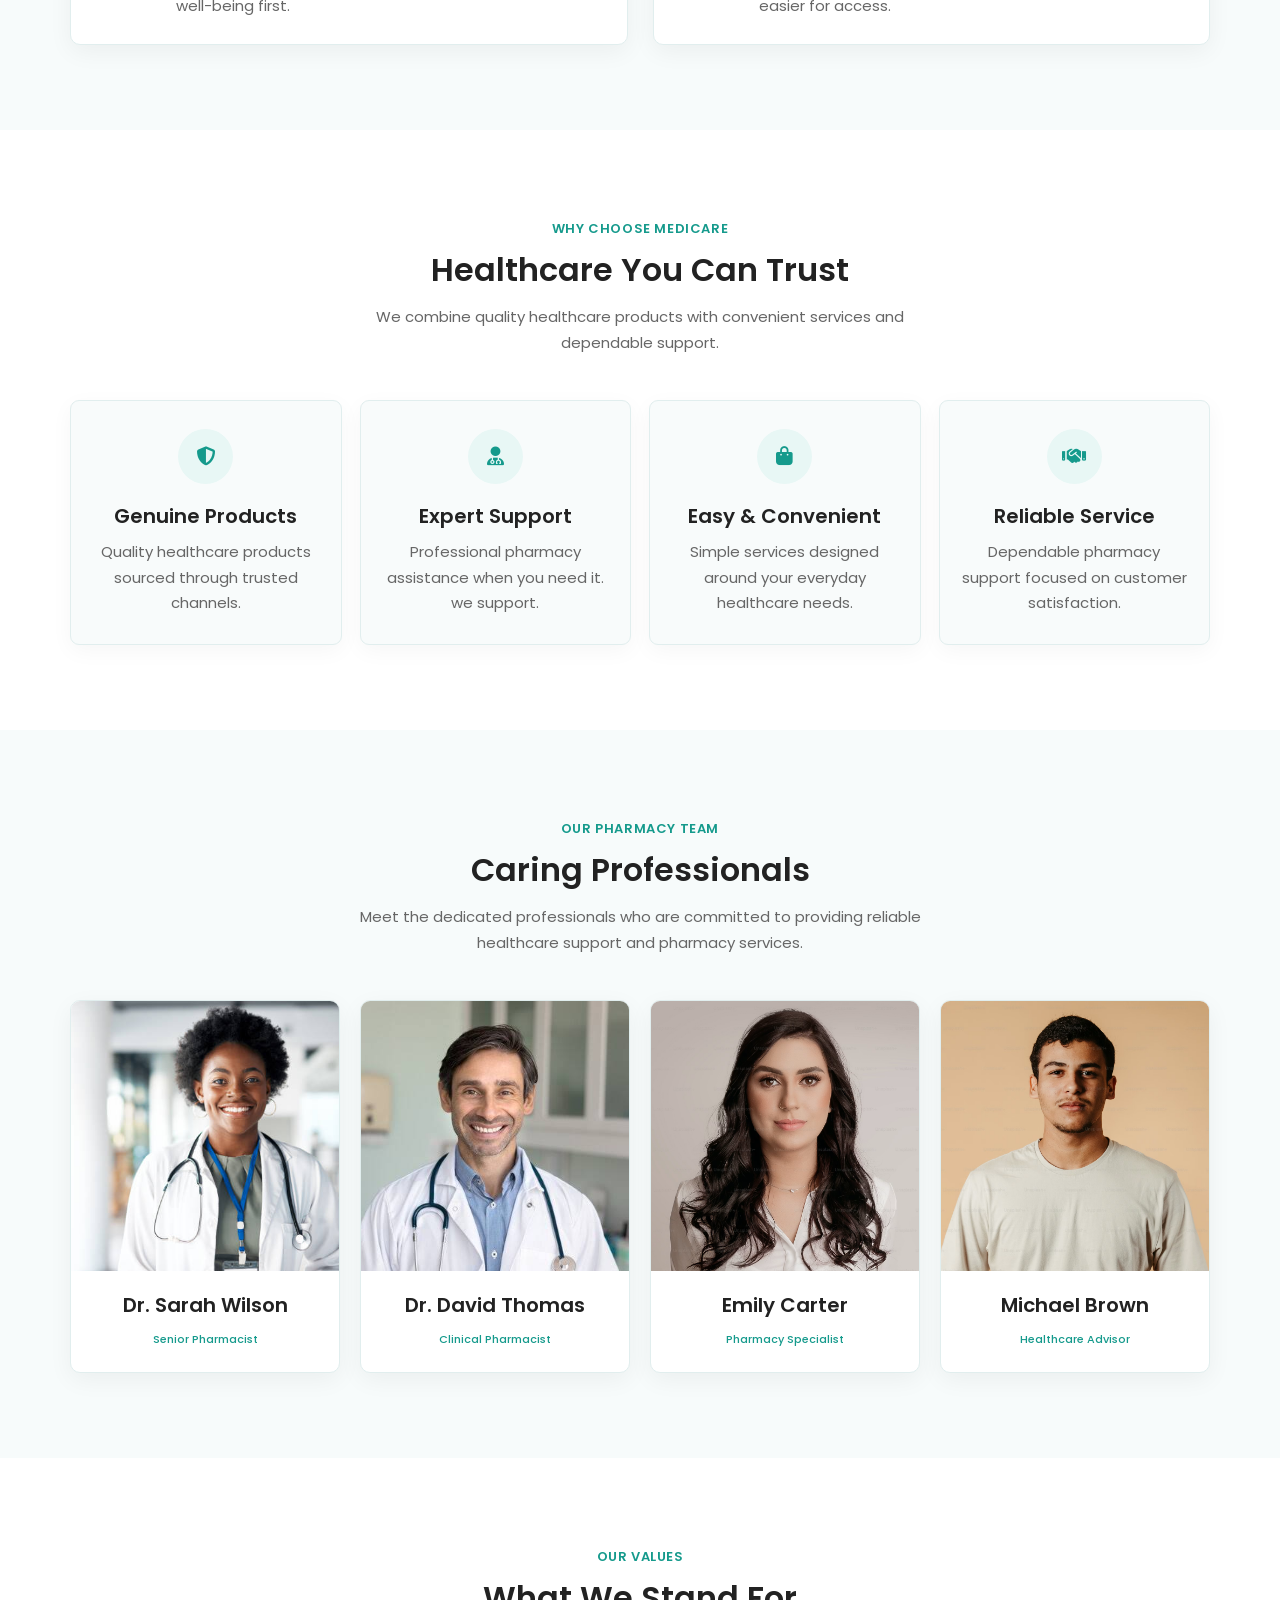
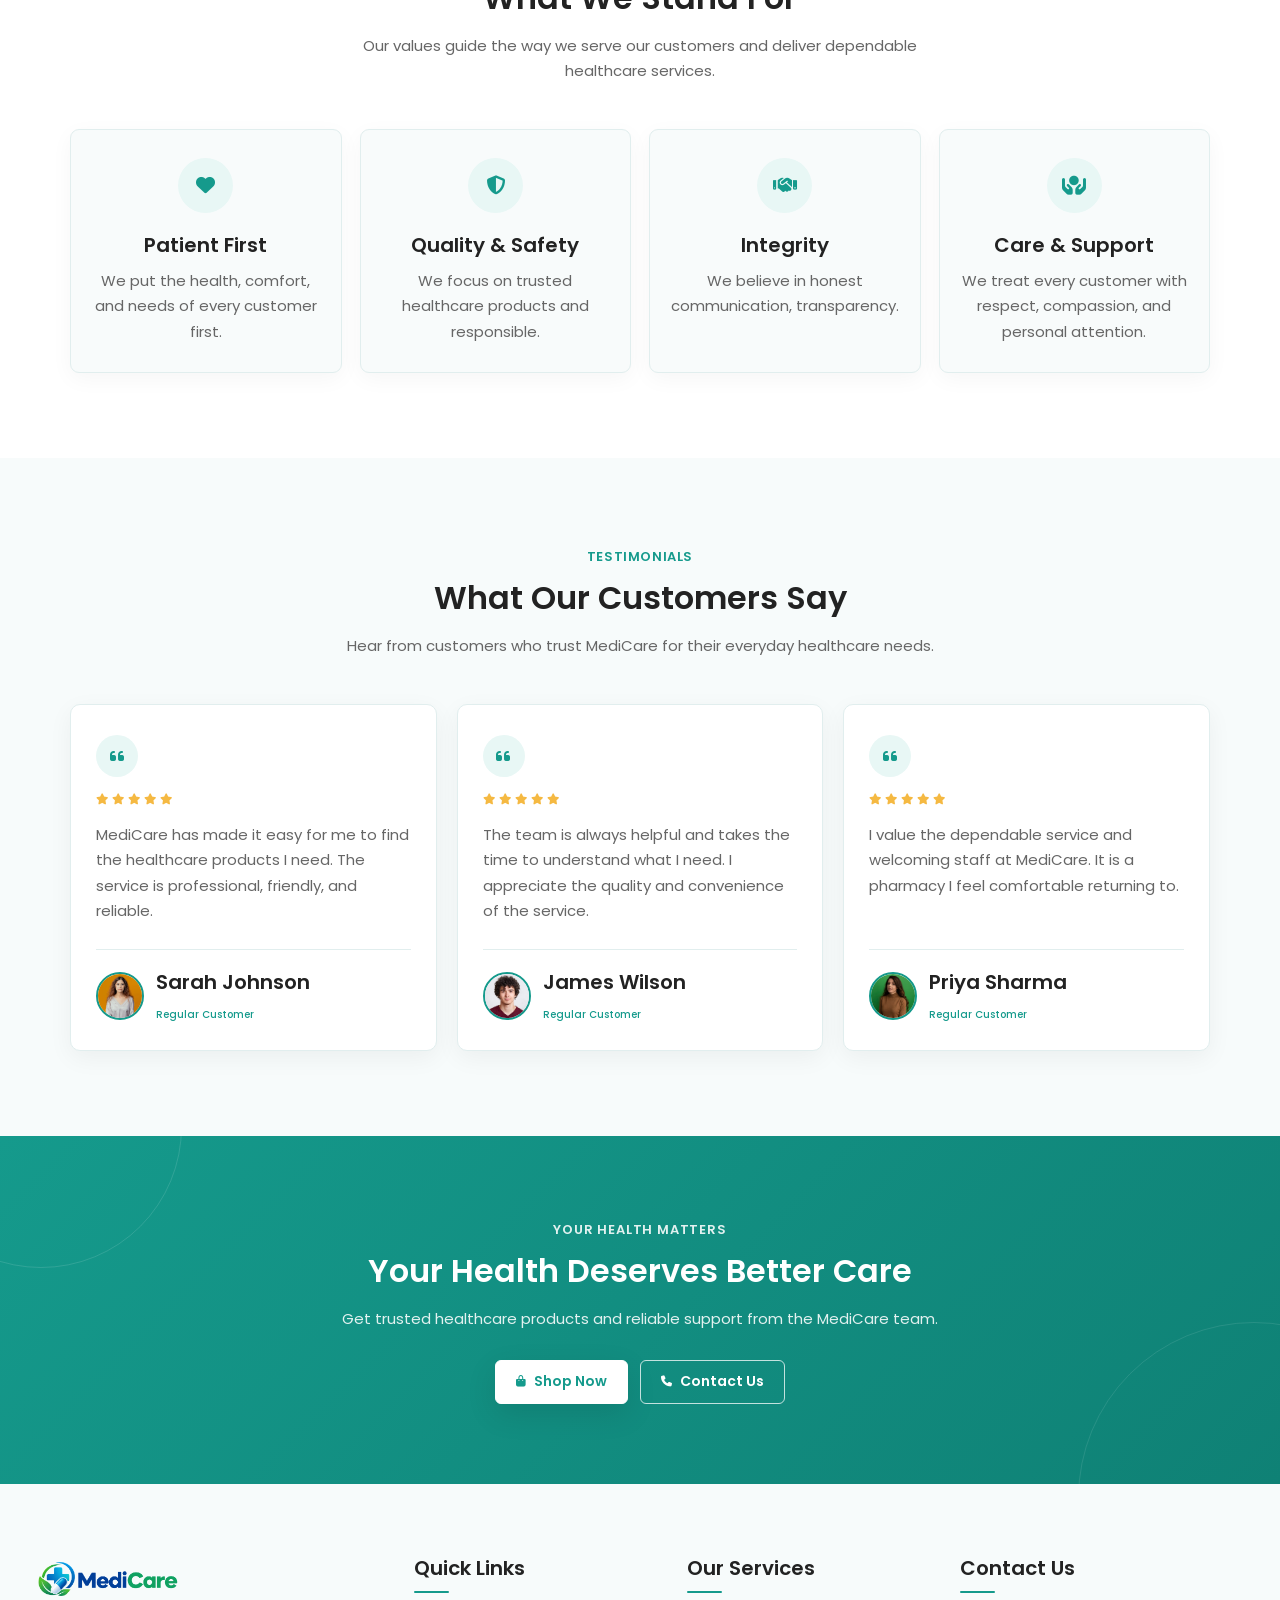
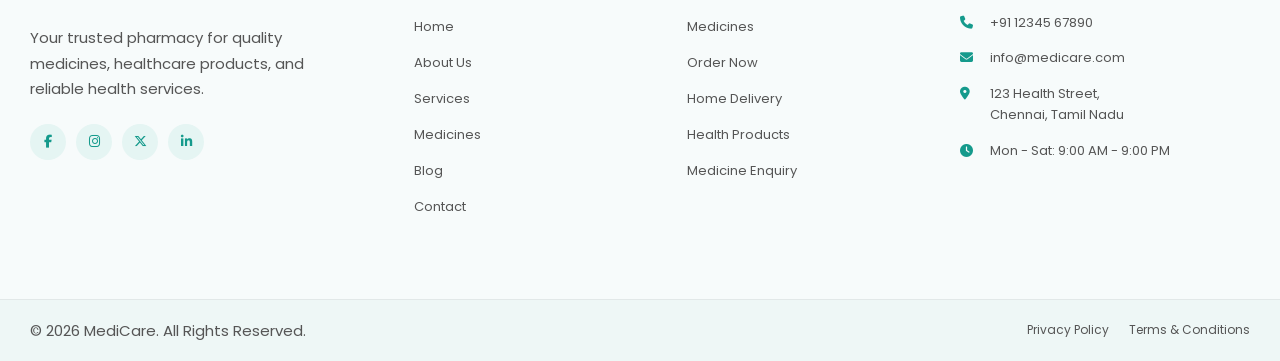
<file: about.html>
<!DOCTYPE html>

<html lang="en">

<head>
  <meta charset="UTF-8">
  <meta name="viewport" content="width=device-width, initial-scale=1.0">
  <title>MediCare Pharmacy | Trusted Healthcare Store</title>

  <!-- Favicon -->

  <link rel="icon" type="image/png" href="images/logo.png">

  <!-- Google Fonts -->

  <link rel="preconnect" href="https://fonts.googleapis.com">

<link rel="preconnect"
      href="https://fonts.gstatic.com"
      crossorigin>

<link href="https://fonts.googleapis.com/css2?family=Poppins:wght@400;500;600;700&display=swap"
      rel="stylesheet">

<link rel="stylesheet"
      href="https://cdnjs.cloudflare.com/ajax/libs/font-awesome/6.5.1/css/all.min.css">


  <!-- CSS -->

  <link rel="stylesheet" href="css/style.css">
  <link rel="stylesheet" href="css/responsive.css">
</head>

<body>
<!-- =========================================================
     HEADER
========================================================= -->
<header class="site-header">

    <div class="header-container">

        <!-- Logo -->
        <div class="header-logo">
            <a href="index.html">
                <img src="images/logo.png" alt="Pharmacy Logo">
            </a>
        </div>


        <!-- Navigation -->
        <nav class="main-nav" id="mainNav">

            <ul class="nav-list">

                <!-- Home -->
                <li class="nav-item dropdown">

                    <a href="#"
                       class="nav-link dropdown-toggle">
                        Home
                        <i class="fas fa-chevron-down"></i>
                    </a>

                    <ul class="dropdown-menu">
                        <li>
                            <a href="index.html">Home 1</a>
                        </li>

                        <li>
                            <a href="home2.html">Home 2</a>
                        </li>
                    </ul>

                </li>


                <!-- About Us -->
                <li class="nav-item">
                    <a href="about.html" class="nav-link active">
                        About Us
                    </a>
                </li>


                <!-- Services -->
                <li class="nav-item">
                    <a href="services.html" class="nav-link">
                        Services
                    </a>
                </li>


                <!-- Medicines -->
                <li class="nav-item">
                    <a href="medicines.html" class="nav-link">
                        Medicines
                    </a>
                </li>


                <!-- Prescription -->
                <li class="nav-item">
                    <a href="order.html" class="nav-link">
                        Order Now
                    </a>
                </li>


                <!-- Blog -->
                <li class="nav-item">
                    <a href="blog.html" class="nav-link">
                        Blog
                    </a>
                </li>


                <!-- Contact -->
                <li class="nav-item">
                    <a href="contact.html" class="nav-link">
                        Contact
                    </a>
                </li>

            </ul>


            <!-- =================================================
                 MOBILE ACTION BUTTONS
                 THESE ARE INSIDE HAMBURGER MENU
            ================================================== -->

            <div class="mobile-actions">

                <!-- RTL -->
                <button type="button"
                        class="header-action-btn rtl-toggle"
                        id="mobileRtlToggle">
                    RTL
                </button>


                <!-- Dark Mode -->
                <button type="button"
                        class="header-action-btn theme-toggle"
                        id="mobileThemeToggle"
                        aria-label="Toggle dark mode">

                    <i class="fas fa-moon"></i>

                </button>


                <!-- Login -->
                <a href="login.html"
                   class="login-btn">
                    Login
                </a>

            </div>

        </nav>


        <!-- =================================================
             DESKTOP ACTIONS
        ================================================== -->

        <div class="header-actions">

            <button type="button"
                    class="header-action-btn rtl-toggle"
                    id="rtlToggle">
                RTL
            </button>


            <button type="button"
                    class="header-action-btn theme-toggle"
                    id="themeToggle"
                    aria-label="Toggle dark mode">

                <i class="fas fa-moon"></i>

            </button>


            <a href="login.html"
               class="login-btn">
                Login
            </a>

        </div>


        <!-- =================================================
             HAMBURGER
        ================================================== -->

        <button type="button"
                class="hamburger-btn"
                id="hamburgerBtn"
                aria-label="Open navigation menu"
                aria-controls="mainNav"
                aria-expanded="false">

            <span></span>
            <span></span>
            <span></span>

        </button>

    </div>

</header>
<!=========================================================
   ABOUT US PAGE - HERO
   PART 1 - HTML
========================================================= !>

<section class="about-page-hero">

    <div class="about-page-hero-overlay">

        <div class="about-page-hero-container">

            <div class="about-page-hero-content">

                <span class="about-page-hero-subtitle">
                    About MediCare
                </span>

                <h1>
                    Caring For Your Health
                </h1>

                <p>
                    Trusted healthcare solutions designed to make
                    quality pharmacy services simple and accessible.
                </p>


                

            </div>

        </div>

    </div>

</section>
<!-- =========================================================
     ABOUT US - ABOUT MEDICARE
     SECTION 2 - PART 1 - HTML
========================================================= -->

<section class="about-medicare">

    <div class="about-medicare-container">

        <!-- =========================
             IMAGE AREA
        ========================== -->

        <div class="about-medicare-images">

            <div class="about-medicare-image-main">
                <img
                    src="images/about-pharmacist.jpg"
                    alt="MediCare Pharmacist">
            </div>

            <div class="about-medicare-image-small">
                <img
                    src="images/about-healthcare.jpg"
                    alt="MediCare Healthcare Service">
            </div>

        </div>


        <!-- =========================
             CONTENT AREA
        ========================== -->

        <div class="about-medicare-content">

            <span class="about-medicare-subtitle">
                About MediCare
            </span>

            <h2>
                Your Health,
                <span>Our Commitment</span>
            </h2>

            <p class="about-medicare-description">
                MediCare is committed to making quality healthcare
                products and dependable pharmacy services accessible,
                convenient, and trustworthy.
            </p>


            <!-- =========================
                 HIGHLIGHTS
            ========================== -->

            <div class="about-medicare-highlights">


                <!-- Highlight 1 -->

                <div class="about-medicare-highlight">

                    <div class="about-medicare-highlight-icon">
                        <i class="fas fa-shield-heart"></i>
                    </div>

                    <div class="about-medicare-highlight-content">

                        <h3>
                            Trusted Healthcare Products
                        </h3>

                        <p>
                            Quality products selected with your
                            healthcare needs in mind.
                        </p>

                    </div>

                </div>


                <!-- Highlight 2 -->

                <div class="about-medicare-highlight">

                    <div class="about-medicare-highlight-icon">
                        <i class="fas fa-user-doctor"></i>
                    </div>

                    <div class="about-medicare-highlight-content">

                        <h3>
                            Professional Pharmacy Support
                        </h3>

                        <p>
                            Dependable support to help you make
                            informed healthcare choices.
                        </p>

                    </div>

                </div>


                <!-- Highlight 3 -->

                <div class="about-medicare-highlight">

                    <div class="about-medicare-highlight-icon">
                        <i class="fas fa-truck-medical"></i>
                    </div>

                    <div class="about-medicare-highlight-content">

                        <h3>
                            Convenient Healthcare Services
                        </h3>

                        <p>
                            Simple and convenient services designed
                            around your everyday needs.
                        </p>

                    </div>

                </div>


            </div>


            <!-- =========================
                 BUTTON
            ========================== -->

            <a href="contact.html"
               class="about-medicare-btn">

                Contact Us

                <i class="fas fa-arrow-right"></i>

            </a>

        </div>

    </div>

</section>
<!-- =========================================================
     ABOUT US - MISSION & VISION
     SECTION 3 - PART 1 - HTML
========================================================= -->

<section class="about-mission-vision">

    <div class="about-mission-vision-container">

        <!-- =========================
             SECTION HEADING
        ========================== -->

        <div class="about-mission-vision-heading">

            <span class="about-mission-vision-subtitle">
                Our Purpose
            </span>

            <h2>
                Driven By Care, Guided By Trust
            </h2>

            <p>
                Everything we do is focused on making healthcare
                more accessible, reliable, and convenient.
            </p>

        </div>


        <!-- =========================
             MISSION & VISION
        ========================== -->

        <div class="about-mission-vision-grid">


            <!-- =========================
                 MISSION
            ========================== -->

            <div class="about-purpose-card">

                <div class="about-purpose-icon">

                    <i class="fas fa-bullseye"></i>

                </div>

                <div class="about-purpose-content">

                    <span class="about-purpose-label">
                        Our Mission
                    </span>

                    <h3>
                        Healthcare Accessible
                    </h3>

                    <p>
                        To provide accessible, reliable, and
                        convenient pharmacy services while
                        putting customer health and well-being
                        first.
                    </p>

                </div>

            </div>


            <!-- =========================
                 VISION
            ========================== -->

            <div class="about-purpose-card">

                <div class="about-purpose-icon">

                    <i class="fas fa-eye"></i>

                </div>

                <div class="about-purpose-content">

                    <span class="about-purpose-label">
                        Our Vision
                    </span>

                    <h3>
                        A Trusted Healthcare
                    </h3>

                    <p>
                        To become a trusted healthcare partner
                        by making quality products and dependable
                        pharmacy support easier for access.
                    </p>

                </div>

            </div>


        </div>

    </div>

</section>
<!-- =========================================================
     ABOUT US - WHY CHOOSE MEDICARE
     SECTION 4 - PART 1 - HTML
========================================================= -->

<section class="about-why-choose">

    <div class="about-why-choose-container">

        <!-- =========================
             SECTION HEADING
        ========================== -->

        <div class="about-why-choose-heading">

            <span class="about-why-choose-subtitle">
                Why Choose MediCare
            </span>

            <h2>
                Healthcare You Can Trust
            </h2>

            <p>
                We combine quality healthcare products with
                convenient services and dependable support.
            </p>

        </div>


        <!-- =========================
             BENEFIT CARDS
        ========================== -->

        <div class="about-why-choose-grid">


            <!-- CARD 1 -->
            <div class="about-why-card">

                <div class="about-why-icon">
                    <i class="fas fa-shield-alt"></i>
                </div>

                <div class="about-why-content">

                    <h3>
                        Genuine Products
                    </h3>

                    <p>
                        Quality healthcare products sourced
                        through trusted channels.
                    </p>

                </div>

            </div>


            <!-- CARD 2 -->
            <div class="about-why-card">

                <div class="about-why-icon">
                    <i class="fas fa-user-doctor"></i>
                </div>

                <div class="about-why-content">

                    <h3>
                        Expert Support
                    </h3>

                    <p>
                        Professional pharmacy assistance
                        when you need it. we support.
                    </p>

                </div>

            </div>


            <!-- CARD 3 -->
            <div class="about-why-card">

                <div class="about-why-icon">
                    <i class="fas fa-bag-shopping"></i>
                </div>

                <div class="about-why-content">

                    <h3>
                        Easy & Convenient
                    </h3>

                    <p>
                        Simple services designed around
                        your everyday healthcare needs.
                    </p>

                </div>

            </div>


            <!-- CARD 4 -->
            <div class="about-why-card">

                <div class="about-why-icon">
                    <i class="fas fa-handshake"></i>
                </div>

                <div class="about-why-content">

                    <h3>
                        Reliable Service
                    </h3>

                    <p>
                        Dependable pharmacy support focused
                        on customer satisfaction.
                    </p>

                </div>

            </div>


        </div>

    </div>

</section>
<!-- =========================================================
     ABOUT US - PHARMACY TEAM
     SECTION 5 - PART 1 - HTML
========================================================= -->

<section class="about-team">

    <div class="about-team-container">

        <!-- =========================
             SECTION HEADING
        ========================== -->

        <div class="about-team-heading">

            <span class="about-team-subtitle">
                Our Pharmacy Team
            </span>

            <h2>
                Caring Professionals
            </h2>

            <p>
                Meet the dedicated professionals who are committed
                to providing reliable healthcare support and
                pharmacy services.
            </p>

        </div>


        <!-- =========================
             TEAM GRID
        ========================== -->

        <div class="about-team-grid">


            <!-- =========================
                 TEAM MEMBER 1
            ========================== -->

            <div class="about-team-card">

                <div class="about-team-image">

                    <img
                        src="images/team-pharmacist-1.jpg"
                        alt="Senior Pharmacist">

                    <div class="about-team-social">

                        <a href="#" aria-label="LinkedIn">
                            <i class="fab fa-linkedin-in"></i>
                        </a>

                        <a href="#" aria-label="Email">
                            <i class="fas fa-envelope"></i>
                        </a>

                    </div>

                </div>

                <div class="about-team-info">

                    <h3>
                        Dr. Sarah Wilson
                    </h3>

                    <span>
                        Senior Pharmacist
                    </span>

                </div>

            </div>


            <!-- =========================
                 TEAM MEMBER 2
            ========================== -->

            <div class="about-team-card">

                <div class="about-team-image">

                    <img
                        src="images/team-pharmacist-2.jpg"
                        alt="Clinical Pharmacist">

                    <div class="about-team-social">

                        <a href="#" aria-label="LinkedIn">
                            <i class="fab fa-linkedin-in"></i>
                        </a>

                        <a href="#" aria-label="Email">
                            <i class="fas fa-envelope"></i>
                        </a>

                    </div>

                </div>

                <div class="about-team-info">

                    <h3>
                        Dr. David Thomas
                    </h3>

                    <span>
                        Clinical Pharmacist
                    </span>

                </div>

            </div>


            <!-- =========================
                 TEAM MEMBER 3
            ========================== -->

            <div class="about-team-card">

                <div class="about-team-image">

                    <img
                        src="images/team-specialist.jpg"
                        alt="Pharmacy Specialist">

                    <div class="about-team-social">

                        <a href="#" aria-label="LinkedIn">
                            <i class="fab fa-linkedin-in"></i>
                        </a>

                        <a href="#" aria-label="Email">
                            <i class="fas fa-envelope"></i>
                        </a>

                    </div>

                </div>

                <div class="about-team-info">

                    <h3>
                        Emily Carter
                    </h3>

                    <span>
                        Pharmacy Specialist
                    </span>

                </div>

            </div>


            <!-- =========================
                 TEAM MEMBER 4
            ========================== -->

            <div class="about-team-card">

                <div class="about-team-image">

                    <img
                        src="images/team-advisor.jpg"
                        alt="Healthcare Advisor">

                    <div class="about-team-social">

                        <a href="#" aria-label="LinkedIn">
                            <i class="fab fa-linkedin-in"></i>
                        </a>

                        <a href="#" aria-label="Email">
                            <i class="fas fa-envelope"></i>
                        </a>

                    </div>

                </div>

                <div class="about-team-info">

                    <h3>
                        Michael Brown
                    </h3>

                    <span>
                        Healthcare Advisor
                    </span>

                </div>

            </div>


        </div>

    </div>

</section>
<!=========================================================
   ABOUT US - OUR VALUES
   SECTION 6 - PART 1 - HTML
========================================================= !>

<section class="about-values">

    <div class="about-values-container">

        <!-- =========================
             SECTION HEADING
        ========================== -->

        <div class="about-values-heading">

            <span class="about-values-subtitle">
                Our Values
            </span>

            <h2>
                What We Stand For
            </h2>

            <p>
                Our values guide the way we serve our customers
                and deliver dependable healthcare services.
            </p>

        </div>


        <!-- =========================
             VALUES GRID
        ========================== -->

        <div class="about-values-grid">


            <!-- VALUE 1 -->

            <div class="about-value-card">

                <div class="about-value-icon">
                    <i class="fas fa-heart"></i>
                </div>

                <div class="about-value-content">

                    <h3>
                        Patient First
                    </h3>

                    <p>
                        We put the health, comfort, and needs
                        of every customer first.
                    </p>

                </div>

            </div>


            <!-- VALUE 2 -->

            <div class="about-value-card">

                <div class="about-value-icon">
                    <i class="fas fa-shield-alt"></i>
                </div>

                <div class="about-value-content">

                    <h3>
                        Quality & Safety
                    </h3>

                    <p>
                        We focus on trusted healthcare products
                        and responsible.
                    </p>

                </div>

            </div>


            <!-- VALUE 3 -->

            <div class="about-value-card">

                <div class="about-value-icon">
                    <i class="fas fa-handshake"></i>
                </div>

                <div class="about-value-content">

                    <h3>
                        Integrity
                    </h3>

                    <p>
                        We believe in honest communication,
                        transparency.
                    </p>

                </div>

            </div>


            <!-- VALUE 4 -->

            <div class="about-value-card">

                <div class="about-value-icon">
                    <i class="fas fa-hands-holding-circle"></i>
                </div>

                <div class="about-value-content">

                    <h3>
                        Care & Support
                    </h3>

                    <p>
                        We treat every customer with respect,
                        compassion, and personal attention.
                    </p>

                </div>

            </div>


        </div>

    </div>

</section>
<!-- =========================================================
     ABOUT US - TESTIMONIALS
     SECTION 7 - PART 1 - HTML
========================================================= -->

<section class="about-testimonials">

    <div class="about-testimonials-container">

        <!-- =========================
             SECTION HEADING
        ========================== -->

        <div class="about-testimonials-heading">

            <span class="about-testimonials-subtitle">
                Testimonials
            </span>

            <h2>
                What Our Customers Say
            </h2>

            <p>
                Hear from customers who trust MediCare for
                their everyday healthcare needs.
            </p>

        </div>


        <!-- =========================
             TESTIMONIAL GRID
        ========================== -->

        <div class="about-testimonials-grid">


            <!-- =========================
                 TESTIMONIAL 1
            ========================== -->

            <div class="about-testimonial-card">

                <div class="about-testimonial-quote">
                    <i class="fas fa-quote-left"></i>
                </div>

                <div class="about-testimonial-rating">

                    <i class="fas fa-star"></i>
                    <i class="fas fa-star"></i>
                    <i class="fas fa-star"></i>
                    <i class="fas fa-star"></i>
                    <i class="fas fa-star"></i>

                </div>

                <p class="about-testimonial-text">
                    MediCare has made it easy for me to find
                    the healthcare products I need. The service
                    is professional, friendly, and reliable.
                </p>

                <div class="about-testimonial-user">

                    <div class="about-testimonial-avatar">
                        <img
                            src="images/testimonial-sarah.jpg"
                            alt="Sarah Johnson">
                    </div>

                    <div class="about-testimonial-user-info">

                        <h3>
                            Sarah Johnson
                        </h3>

                        <span>
                            Regular Customer
                        </span>

                    </div>

                </div>

            </div>


            <!-- =========================
                 TESTIMONIAL 2
            ========================== -->

            <div class="about-testimonial-card">

                <div class="about-testimonial-quote">
                    <i class="fas fa-quote-left"></i>
                </div>

                <div class="about-testimonial-rating">

                    <i class="fas fa-star"></i>
                    <i class="fas fa-star"></i>
                    <i class="fas fa-star"></i>
                    <i class="fas fa-star"></i>
                    <i class="fas fa-star"></i>

                </div>

                <p class="about-testimonial-text">
                    The team is always helpful and takes the
                    time to understand what I need. I appreciate
                    the quality and convenience of the service.
                </p>

                <div class="about-testimonial-user">

                    <div class="about-testimonial-avatar">
                        <img
                            src="images/testimonial-james.jpg"
                            alt="James Wilson">
                    </div>

                    <div class="about-testimonial-user-info">

                        <h3>
                            James Wilson
                        </h3>

                        <span>
                            Regular Customer
                        </span>

                    </div>

                </div>

            </div>


            <!-- =========================
                 TESTIMONIAL 3
            ========================== -->

            <div class="about-testimonial-card">

                <div class="about-testimonial-quote">
                    <i class="fas fa-quote-left"></i>
                </div>

                <div class="about-testimonial-rating">

                    <i class="fas fa-star"></i>
                    <i class="fas fa-star"></i>
                    <i class="fas fa-star"></i>
                    <i class="fas fa-star"></i>
                    <i class="fas fa-star"></i>

                </div>

                <p class="about-testimonial-text">
                    I value the dependable service and
                    welcoming staff at MediCare. It is a
                    pharmacy I feel comfortable returning to.
                </p>

                <div class="about-testimonial-user">

                    <div class="about-testimonial-avatar">
                        <img
                            src="images/testimonial-priya.jpg"
                            alt="Priya Sharma">
                    </div>

                    <div class="about-testimonial-user-info">

                        <h3>
                            Priya Sharma
                        </h3>

                        <span>
                            Regular Customer
                        </span>

                    </div>

                </div>

            </div>


        </div>

    </div>

</section>
<!-- =========================================================
     ABOUT US - FINAL CTA
     SECTION 8 - PART 1 - HTML
========================================================= -->

<section class="about-final-cta">

    <div class="about-final-cta-container">

        <!-- CTA CONTENT -->

        <div class="about-final-cta-content">

            <span class="about-final-cta-subtitle">
                Your Health Matters
            </span>

            <h2>
                Your Health Deserves Better Care
            </h2>

            <p>
                Get trusted healthcare products and reliable
                support from the MediCare team.
            </p>


            <!-- CTA BUTTONS -->

            <div class="about-final-cta-buttons">

                <a href="shop.html" class="about-final-cta-btn primary">
                    <i class="fas fa-shopping-bag"></i>
                    Shop Now
                </a>

                <a href="contact.html" class="about-final-cta-btn outline">
                    <i class="fas fa-phone"></i>
                    Contact Us
                </a>

            </div>

        </div>

    </div>

</section>
<!-- =========================================================
     FOOTER
========================================================= -->
<footer class="site-footer">

    <div class="footer-container">

        <!-- =========================
             FOOTER BRAND
        ========================== -->
        <div class="footer-column footer-brand">

            <a href="index.html" class="footer-logo">
                <img src="images/logo.png" alt="MediCare Logo">
            </a>

            <p class="footer-description">
                Your trusted pharmacy for quality medicines,
                healthcare products, and reliable health services.
            </p>

            <!-- Social Media -->
            <div class="footer-social">

                <a href="#" aria-label="Facebook">
                    <i class="fab fa-facebook-f"></i>
                </a>

                <a href="#" aria-label="Instagram">
                    <i class="fab fa-instagram"></i>
                </a>

                <a href="#" aria-label="Twitter">
                    <i class="fab fa-x-twitter"></i>
                </a>

                <a href="#" aria-label="LinkedIn">
                    <i class="fab fa-linkedin-in"></i>
                </a>

            </div>

        </div>


        <!-- =========================
             QUICK LINKS
        ========================== -->
        <div class="footer-column">

            <h3 class="footer-title">
                Quick Links
            </h3>

            <ul class="footer-links">

                <li>
                    <a href="index.html">
                        Home
                    </a>
                </li>

                <li>
                    <a href="about.html">
                        About Us
                    </a>
                </li>

                <li>
                    <a href="services.html">
                        Services
                    </a>
                </li>

                <li>
                    <a href="medicines.html">
                        Medicines
                    </a>
                </li>

                <li>
                    <a href="blog.html">
                        Blog
                    </a>
                </li>

                <li>
                    <a href="contact.html">
                        Contact
                    </a>
                </li>

            </ul>

        </div>


        <!-- =========================
             OUR SERVICES
        ========================== -->
        <div class="footer-column">

            <h3 class="footer-title">
                Our Services
            </h3>

            <ul class="footer-links">

                <li>
                    <a href="medicines.html">
                        Medicines
                    </a>
                </li>

                <li>
                    <a href="order.html">
                        Order Now
                    </a>
                </li>

                <li>
                    <a href="#">
                        Home Delivery
                    </a>
                </li>

                <li>
                    <a href="#">
                        Health Products
                    </a>
                </li>

                <li>
                    <a href="#">
                        Medicine Enquiry
                    </a>
                </li>

            </ul>

        </div>


        <!-- =========================
             CONTACT INFORMATION
        ========================== -->
        <div class="footer-column footer-contact">

            <h3 class="footer-title">
                Contact Us
            </h3>

            <ul class="contact-list">

                <li>

                    <i class="fas fa-phone"></i>

                    <a href="tel:+911234567890">
                        +91 12345 67890
                    </a>

                </li>


                <li>

                    <i class="fas fa-envelope"></i>

                    <a href="mailto:info@medicare.com">
                        info@medicare.com
                    </a>

                </li>


                <li>

                    <i class="fas fa-location-dot"></i>

                    <span>
                        123 Health Street,<br>
                        Chennai, Tamil Nadu
                    </span>

                </li>


                <li>

                    <i class="fas fa-clock"></i>

                    <span>
                        Mon - Sat: 9:00 AM - 9:00 PM
                    </span>

                </li>

            </ul>

        </div>

    </div>


    <!-- =========================
         FOOTER BOTTOM
    ========================== -->
    <div class="footer-bottom">

        <div class="footer-bottom-container">

            <p>
                © 2026 MediCare. All Rights Reserved.
            </p>

            <div class="footer-bottom-links">

                <a href="#">
                    Privacy Policy
                </a>

                <a href="#">
                    Terms & Conditions
                </a>

            </div>

        </div>

    </div>

</footer>


 <!-- JS -->
<!-- Scroll To Top -->
<button id="scrollTopBtn" class="scroll-top-btn" aria-label="Scroll to top">
    <i class="fas fa-arrow-up"></i>
</button>
  <script src="js/script.js"></script>

</body>
</html>
</file>
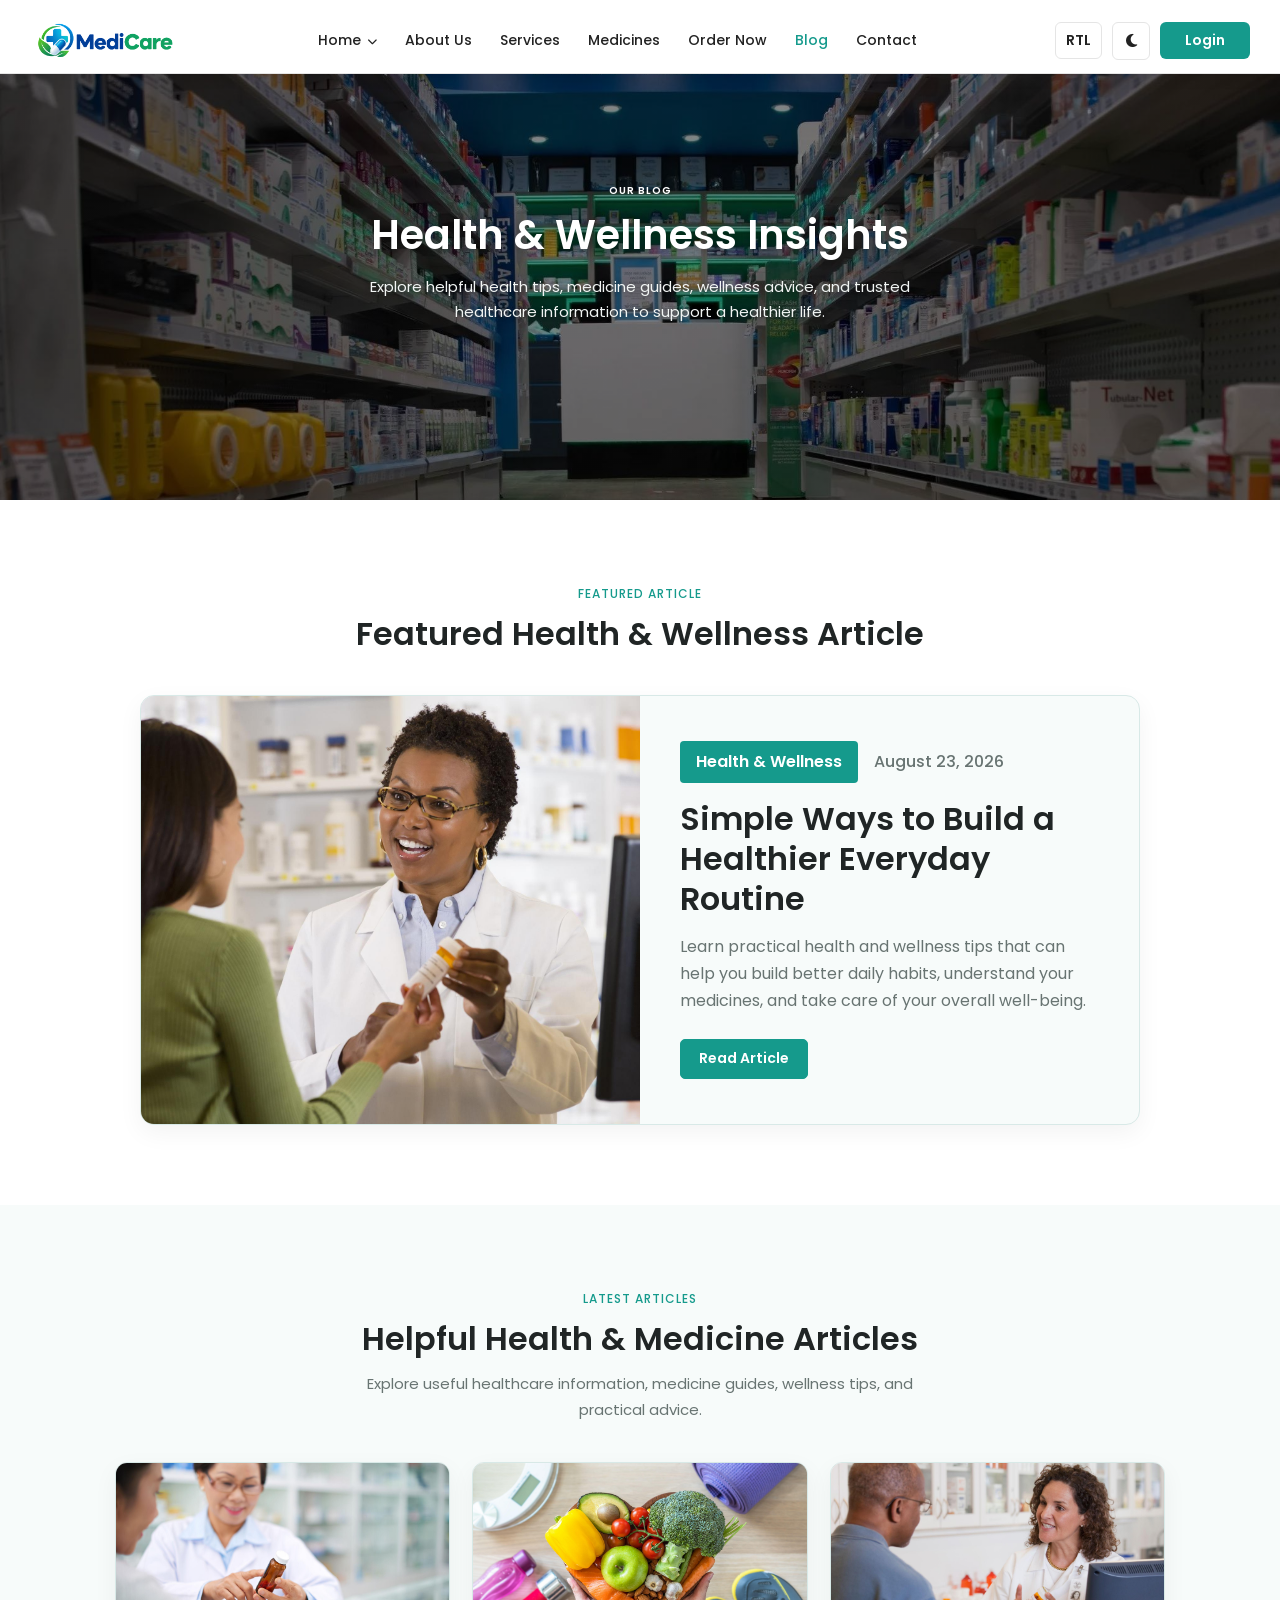
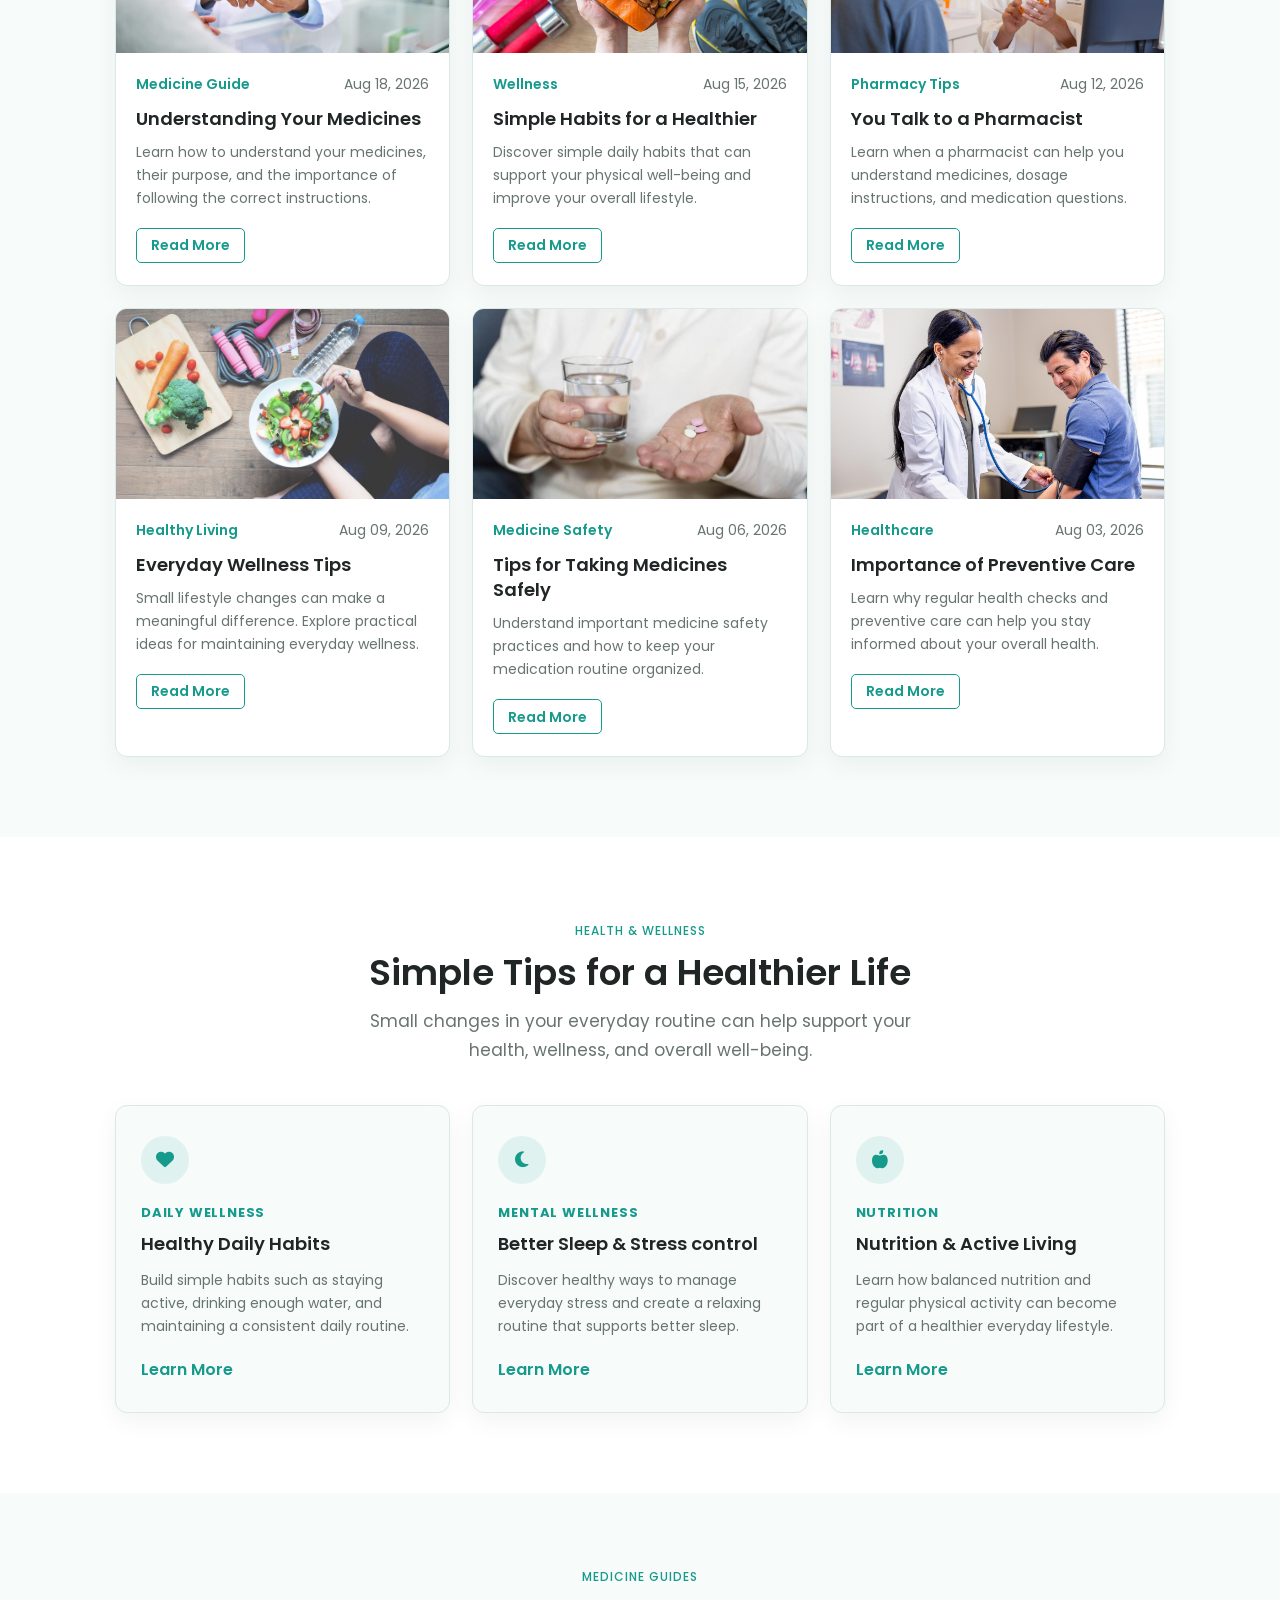
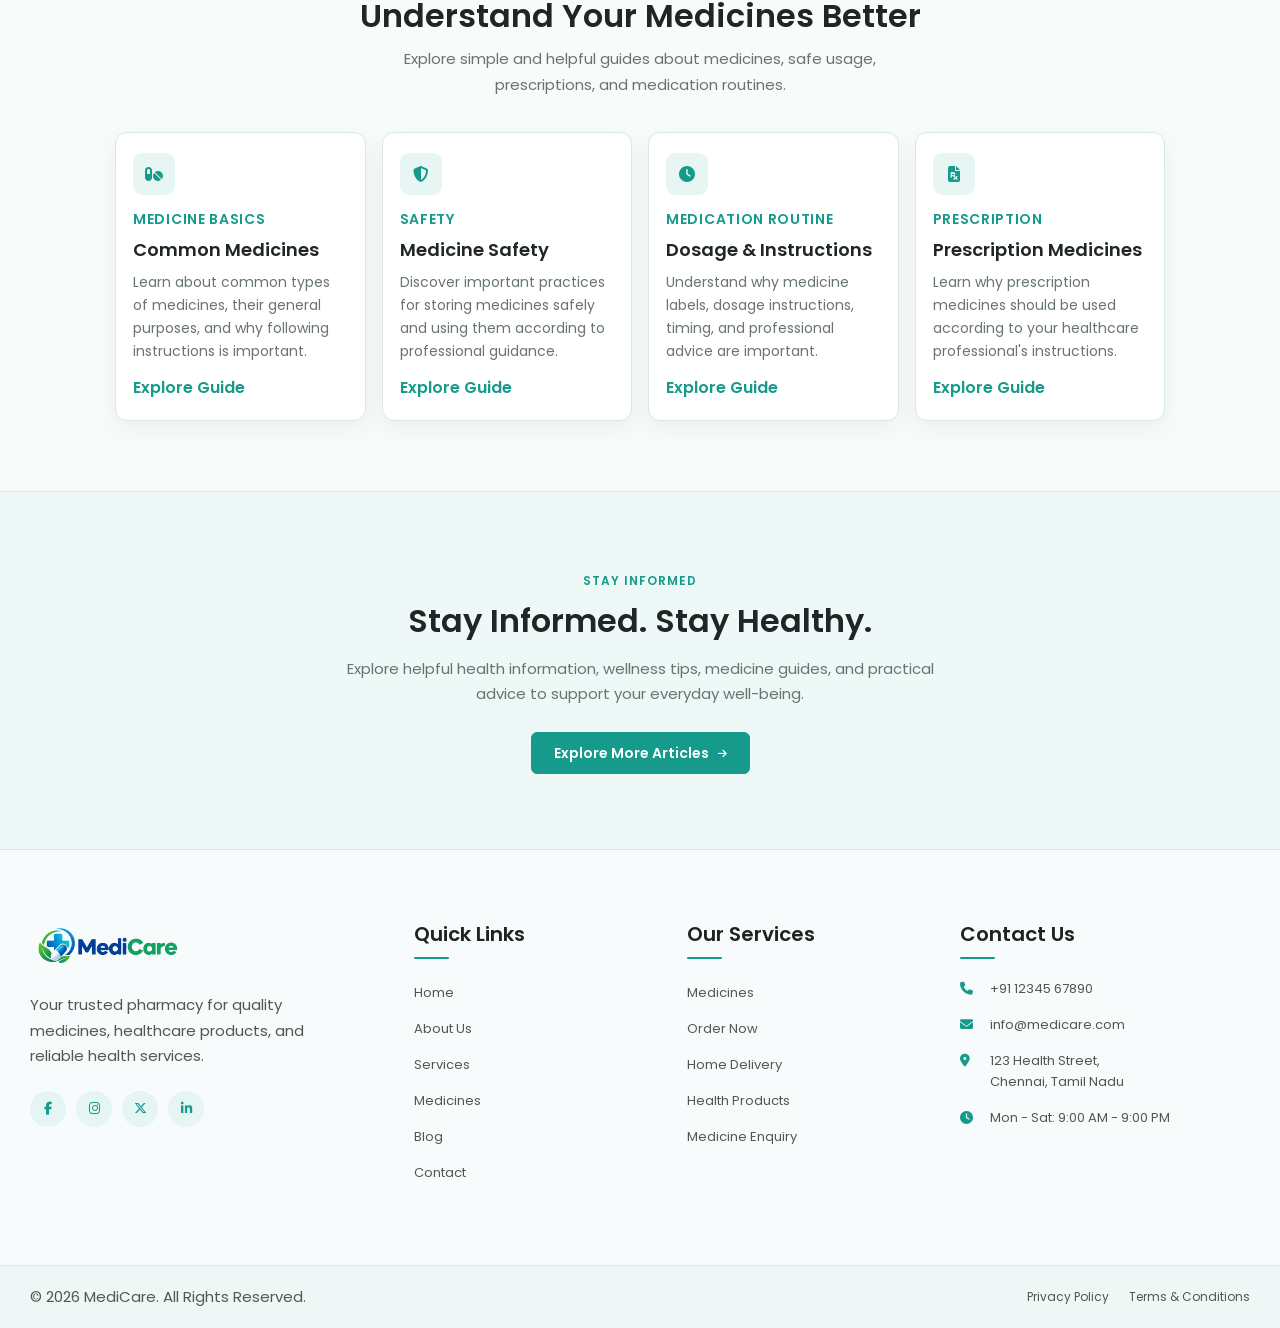
<file: blog.html>
<!DOCTYPE html>

<html lang="en">

<head>
  <meta charset="UTF-8">
  <meta name="viewport" content="width=device-width, initial-scale=1.0">
  <title>MediCare Pharmacy | Trusted Healthcare Store</title>

  <!-- Favicon -->

  <link rel="icon" type="image/png" href="images/logo.png">

  <!-- Google Fonts -->

  <link rel="preconnect" href="https://fonts.googleapis.com">

<link rel="preconnect"
      href="https://fonts.gstatic.com"
      crossorigin>

<link href="https://fonts.googleapis.com/css2?family=Poppins:wght@400;500;600;700&display=swap"
      rel="stylesheet">

<link rel="stylesheet"
      href="https://cdnjs.cloudflare.com/ajax/libs/font-awesome/6.5.1/css/all.min.css">


  <!-- CSS -->

  <link rel="stylesheet" href="css/style.css">
  <link rel="stylesheet" href="css/responsive.css">
</head>

<body>
<!-- =========================================================
     HEADER
========================================================= -->
<header class="site-header">

    <div class="header-container">

        <!-- Logo -->
        <div class="header-logo">
            <a href="index.html">
                <img src="images/logo.png" alt="Pharmacy Logo">
            </a>
        </div>


        <!-- Navigation -->
        <nav class="main-nav" id="mainNav">

            <ul class="nav-list">

                <!-- Home -->
                <li class="nav-item dropdown">

                    <a href="#"
                       class="nav-link dropdown-toggle">
                        Home
                        <i class="fas fa-chevron-down"></i>
                    </a>

                    <ul class="dropdown-menu">
                        <li>
                            <a href="index.html">Home 1</a>
                        </li>

                        <li>
                            <a href="home2.html">Home 2</a>
                        </li>
                    </ul>

                </li>


                <!-- About Us -->
                <li class="nav-item">
                    <a href="about.html" class="nav-link">
                        About Us
                    </a>
                </li>


                <!-- Services -->
                <li class="nav-item">
                    <a href="services.html" class="nav-link">
                        Services
                    </a>
                </li>


                <!-- Medicines -->
                <li class="nav-item">
                    <a href="medicines.html" class="nav-link">
                        Medicines
                    </a>
                </li>


                <!-- Prescription -->
                <li class="nav-item">
                    <a href="order.html" class="nav-link">
                        Order Now
                    </a>
                </li>


                <!-- Blog -->
                <li class="nav-item">
                    <a href="blog.html" class="nav-link active">
                        Blog
                    </a>
                </li>


                <!-- Contact -->
                <li class="nav-item">
                    <a href="contact.html" class="nav-link">
                        Contact
                    </a>
                </li>

            </ul>


            <!-- =================================================
                 MOBILE ACTION BUTTONS
                 THESE ARE INSIDE HAMBURGER MENU
            ================================================== -->

            <div class="mobile-actions">

                <!-- RTL -->
                <button type="button"
                        class="header-action-btn rtl-toggle"
                        id="mobileRtlToggle">
                    RTL
                </button>


                <!-- Dark Mode -->
                <button type="button"
                        class="header-action-btn theme-toggle"
                        id="mobileThemeToggle"
                        aria-label="Toggle dark mode">

                    <i class="fas fa-moon"></i>

                </button>


                <!-- Login -->
                <a href="login.html"
                   class="login-btn">
                    Login
                </a>

            </div>

        </nav>


        <!-- =================================================
             DESKTOP ACTIONS
        ================================================== -->

        <div class="header-actions">

            <button type="button"
                    class="header-action-btn rtl-toggle"
                    id="rtlToggle">
                RTL
            </button>


            <button type="button"
                    class="header-action-btn theme-toggle"
                    id="themeToggle"
                    aria-label="Toggle dark mode">

                <i class="fas fa-moon"></i>

            </button>


            <a href="login.html"
               class="login-btn">
                Login
            </a>

        </div>


        <!-- =================================================
             HAMBURGER
        ================================================== -->

        <button type="button"
                class="hamburger-btn"
                id="hamburgerBtn"
                aria-label="Open navigation menu"
                aria-controls="mainNav"
                aria-expanded="false">

            <span></span>
            <span></span>
            <span></span>

        </button>

    </div>

</header>
<!-- =========================================================
     BLOG PAGE
     SECTION 1 - HERO
     PART 1 - HTML
========================================================= -->

<section class="blog-hero" id="blog-hero">

    <div class="blog-hero-container">

        <div class="blog-hero-content">

            <span class="blog-hero-subtitle">
                OUR BLOG
            </span>

            <h1>
                Health & Wellness Insights
            </h1>

            <p>
                Explore helpful health tips, medicine guides,
                wellness advice, and trusted healthcare
                information to support a healthier life.
            </p>

        </div>

    </div>

</section>
<!-- =========================================================
     BLOG PAGE
     SECTION 2 - FEATURED ARTICLE
     PART 1 - HTML
========================================================= -->

<section class="featured-article" id="featured-article">

    <div class="featured-article-container">

        <!-- Section Heading -->

        <div class="featured-article-heading">

            <span class="featured-article-subtitle">
                FEATURED ARTICLE
            </span>

            <h2>
                Featured Health & Wellness Article
            </h2>

        </div>


        <!-- Featured Article Card -->

        <div class="featured-article-card">

            <!-- Article Image -->

            <div class="featured-article-image">

                <img
                    src="images/featured-blog.jpg"
                    alt="Health and wellness article">

            </div>


            <!-- Article Content -->

            <div class="featured-article-content">

                <div class="featured-article-meta">

                    <span class="featured-article-category">
                        Health & Wellness
                    </span>

                    <span class="featured-article-date">
                        August 23, 2026
                    </span>

                </div>


                <h3>
                    Simple Ways to Build a Healthier
                    Everyday Routine
                </h3>


                <p>
                    Learn practical health and wellness tips
                    that can help you build better daily habits,
                    understand your medicines, and take care
                    of your overall well-being.
                </p>


                <a
                    href="#"
                    class="featured-article-btn">
                    Read Article
                </a>

            </div>

        </div>

    </div>

</section>
<!-- =========================================================
     BLOG PAGE
     SECTION 3 - LATEST HEALTH ARTICLES
     PART 1 - HTML
========================================================= -->

<section class="latest-articles" id="latest-articles">

    <div class="latest-articles-container">

        <!-- Section Heading -->

        <div class="latest-articles-heading">

            <span class="latest-articles-subtitle">
                LATEST ARTICLES
            </span>

            <h2>
                Helpful Health & Medicine Articles
            </h2>

            <p>
                Explore useful healthcare information, medicine
                guides, wellness tips, and practical advice.
            </p>

        </div>


        <!-- Articles Grid -->

        <div class="latest-articles-grid">


            <!-- Article 1 -->

            <article class="latest-article-card">

                <div class="latest-article-image">

                    <img
                        src="images/blog-article-1.jpg"
                        alt="Understanding medicines">

                </div>

                <div class="latest-article-content">

                    <div class="latest-article-meta">

                        <span>
                            Medicine Guide
                        </span>

                        <small>
                            Aug 18, 2026
                        </small>

                    </div>

                    <h3>
                        Understanding Your Medicines
                    </h3>

                    <p>
                        Learn how to understand your medicines,
                        their purpose, and the importance of
                        following the correct instructions.
                    </p>

                    <a href="#" class="latest-article-btn">
                        Read More
                    </a>

                </div>

            </article>


            <!-- Article 2 -->

            <article class="latest-article-card">

                <div class="latest-article-image">

                    <img
                        src="images/blog-article-2.jpg"
                        alt="Healthy lifestyle">

                </div>

                <div class="latest-article-content">

                    <div class="latest-article-meta">

                        <span>
                            Wellness
                        </span>

                        <small>
                            Aug 15, 2026
                        </small>

                    </div>

                    <h3>
                        Simple Habits for a Healthier
                    </h3>

                    <p>
                        Discover simple daily habits that can
                        support your physical well-being and
                        improve your overall lifestyle.
                    </p>

                    <a href="#" class="latest-article-btn">
                        Read More
                    </a>

                </div>

            </article>


            <!-- Article 3 -->

            <article class="latest-article-card">

                <div class="latest-article-image">

                    <img
                        src="images/blog-article-3.jpg"
                        alt="Pharmacy consultation">

                </div>

                <div class="latest-article-content">

                    <div class="latest-article-meta">

                        <span>
                            Pharmacy Tips
                        </span>

                        <small>
                            Aug 12, 2026
                        </small>

                    </div>

                    <h3>
                        You Talk to a Pharmacist
                    </h3>

                    <p>
                        Learn when a pharmacist can help you
                        understand medicines, dosage instructions,
                        and medication questions.
                    </p>

                    <a href="#" class="latest-article-btn">
                        Read More
                    </a>

                </div>

            </article>


            <!-- Article 4 -->

            <article class="latest-article-card">

                <div class="latest-article-image">

                    <img
                        src="images/blog-article-4.jpg"
                        alt="Healthy food and wellness">

                </div>

                <div class="latest-article-content">

                    <div class="latest-article-meta">

                        <span>
                            Healthy Living
                        </span>

                        <small>
                            Aug 09, 2026
                        </small>

                    </div>

                    <h3>
                        Everyday Wellness Tips
                    </h3>

                    <p>
                        Small lifestyle changes can make a
                        meaningful difference. Explore practical
                        ideas for maintaining everyday wellness.
                    </p>

                    <a href="#" class="latest-article-btn">
                        Read More
                    </a>

                </div>

            </article>


            <!-- Article 5 -->

            <article class="latest-article-card">

                <div class="latest-article-image">

                    <img
                        src="images/blog-article-5.jpg"
                        alt="Taking medicine safely">

                </div>

                <div class="latest-article-content">

                    <div class="latest-article-meta">

                        <span>
                            Medicine Safety
                        </span>

                        <small>
                            Aug 06, 2026
                        </small>

                    </div>

                    <h3>
                        Tips for Taking Medicines Safely
                    </h3>

                    <p>
                        Understand important medicine safety
                        practices and how to keep your medication
                        routine organized.
                    </p>

                    <a href="#" class="latest-article-btn">
                        Read More
                    </a>

                </div>

            </article>


            <!-- Article 6 -->

            <article class="latest-article-card">

                <div class="latest-article-image">

                    <img
                        src="images/blog-article-6.jpg"
                        alt="Preventive healthcare">

                </div>

                <div class="latest-article-content">

                    <div class="latest-article-meta">

                        <span>
                            Healthcare
                        </span>

                        <small>
                            Aug 03, 2026
                        </small>

                    </div>

                    <h3>
                        Importance of Preventive Care
                    </h3>

                    <p>
                        Learn why regular health checks and
                        preventive care can help you stay informed
                        about your overall health.
                    </p>

                    <a href="#" class="latest-article-btn">
                        Read More
                    </a>

                </div>

            </article>

        </div>

    </div>

</section>
<!-- =========================================================
     BLOG PAGE
     SECTION 4 - HEALTH & WELLNESS TIPS
     PART 1 - HTML
========================================================= -->

<section class="wellness-tips" id="wellness-tips">

    <div class="wellness-tips-container">

        <!-- Section Heading -->

        <div class="wellness-tips-heading">

            <span class="wellness-tips-subtitle">
                HEALTH & WELLNESS
            </span>

            <h2>
                Simple Tips for a Healthier Life
            </h2>

            <p>
                Small changes in your everyday routine can help
                support your health, wellness, and overall well-being.
            </p>

        </div>


        <!-- Wellness Cards -->

        <div class="wellness-tips-grid">


            <!-- Card 1 -->

            <article class="wellness-tip-card">

                <div class="wellness-tip-icon">
                    <i class="fas fa-heart"></i>
                </div>

                <div class="wellness-tip-content">

                    <span class="wellness-tip-label">
                        DAILY WELLNESS
                    </span>

                    <h3>
                        Healthy Daily Habits
                    </h3>

                    <p>
                        Build simple habits such as staying active,
                        drinking enough water, and maintaining a
                        consistent daily routine.
                    </p>

                    <a href="#" class="wellness-tip-link">
                        Learn More
                    </a>

                </div>

            </article>


            <!-- Card 2 -->

            <article class="wellness-tip-card">

                <div class="wellness-tip-icon">
                    <i class="fas fa-moon"></i>
                </div>

                <div class="wellness-tip-content">

                    <span class="wellness-tip-label">
                        MENTAL WELLNESS
                    </span>

                    <h3>
                        Better Sleep & Stress control
                    </h3>

                    <p>
                        Discover healthy ways to manage everyday
                        stress and create a relaxing routine that
                        supports better sleep.
                    </p>

                    <a href="#" class="wellness-tip-link">
                        Learn More
                    </a>

                </div>

            </article>


            <!-- Card 3 -->

            <article class="wellness-tip-card">

                <div class="wellness-tip-icon">
                    <i class="fas fa-apple-alt"></i>
                </div>

                <div class="wellness-tip-content">

                    <span class="wellness-tip-label">
                        NUTRITION
                    </span>

                    <h3>
                        Nutrition & Active Living
                    </h3>

                    <p>
                        Learn how balanced nutrition and regular
                        physical activity can become part of a
                        healthier everyday lifestyle.
                    </p>

                    <a href="#" class="wellness-tip-link">
                        Learn More
                    </a>

                </div>

            </article>

        </div>

    </div>

</section>
<!-- =========================================================
     BLOG PAGE
     SECTION 5 - MEDICINE GUIDES
     PART 1 - HTML
========================================================= -->

<section class="medicine-guides" id="medicine-guides">

    <div class="medicine-guides-container">

        <!-- Section Heading -->

        <div class="medicine-guides-heading">

            <span class="medicine-guides-subtitle">
                MEDICINE GUIDES
            </span>

            <h2>
                Understand Your Medicines Better
            </h2>

            <p>
                Explore simple and helpful guides about medicines,
                safe usage, prescriptions, and medication routines.
            </p>

        </div>


        <!-- Medicine Guides Grid -->

        <div class="medicine-guides-grid">


            <!-- Guide 1 -->

            <article class="medicine-guide-card">

                <div class="medicine-guide-icon">
                    <i class="fas fa-pills"></i>
                </div>

                <div class="medicine-guide-content">

                    <span class="medicine-guide-label">
                        MEDICINE BASICS
                    </span>

                    <h3>
                        Common Medicines
                    </h3>

                    <p>
                        Learn about common types of medicines,
                        their general purposes, and why following
                        instructions is important.
                    </p>

                    <a href="#" class="medicine-guide-link">
                        Explore Guide
                    </a>

                </div>

            </article>


            <!-- Guide 2 -->

            <article class="medicine-guide-card">

                <div class="medicine-guide-icon">
                    <i class="fas fa-shield-alt"></i>
                </div>

                <div class="medicine-guide-content">

                    <span class="medicine-guide-label">
                        SAFETY
                    </span>

                    <h3>
                        Medicine Safety
                    </h3>

                    <p>
                        Discover important practices for storing
                        medicines safely and using them according
                        to professional guidance.
                    </p>

                    <a href="#" class="medicine-guide-link">
                        Explore Guide
                    </a>

                </div>

            </article>


            <!-- Guide 3 -->

            <article class="medicine-guide-card">

                <div class="medicine-guide-icon">
                    <i class="fas fa-clock"></i>
                </div>

                <div class="medicine-guide-content">

                    <span class="medicine-guide-label">
                        MEDICATION ROUTINE
                    </span>

                    <h3>
                        Dosage & Instructions
                    </h3>

                    <p>
                        Understand why medicine labels, dosage
                        instructions, timing, and professional
                        advice are important.
                    </p>

                    <a href="#" class="medicine-guide-link">
                        Explore Guide
                    </a>

                </div>

            </article>


            <!-- Guide 4 -->

            <article class="medicine-guide-card">

                <div class="medicine-guide-icon">
                    <i class="fas fa-file-prescription"></i>
                </div>

                <div class="medicine-guide-content">

                    <span class="medicine-guide-label">
                        PRESCRIPTION
                    </span>

                    <h3>
                        Prescription Medicines
                    </h3>

                    <p>
                        Learn why prescription medicines should
                        be used according to your healthcare
                        professional's instructions.
                    </p>

                    <a href="#" class="medicine-guide-link">
                        Explore Guide
                    </a>

                </div>

            </article>

        </div>

    </div>

</section>
<!-- =========================================================
     BLOG PAGE
     SECTION 6 - BLOG CTA
     PART 1 - HTML
========================================================= -->

<section class="blog-cta" id="blog-cta">

    <div class="blog-cta-container">

        <div class="blog-cta-content">

            <span class="blog-cta-subtitle">
                STAY INFORMED
            </span>

            <h2>
                Stay Informed. Stay Healthy.
            </h2>

            <p>
                Explore helpful health information, wellness tips,
                medicine guides, and practical advice to support
                your everyday well-being.
            </p>

            <div class="blog-cta-actions">

                <a href="blog.html" class="blog-cta-btn">
                    Explore More Articles
                    <i class="fas fa-arrow-right"></i>
                </a>

            </div>

        </div>

    </div>

</section>
<!-- =========================================================
     FOOTER
========================================================= -->
<footer class="site-footer">

    <div class="footer-container">

        <!-- =========================
             FOOTER BRAND
        ========================== -->
        <div class="footer-column footer-brand">

            <a href="index.html" class="footer-logo">
                <img src="images/logo.png" alt="MediCare Logo">
            </a>

            <p class="footer-description">
                Your trusted pharmacy for quality medicines,
                healthcare products, and reliable health services.
            </p>

            <!-- Social Media -->
            <div class="footer-social">

                <a href="#" aria-label="Facebook">
                    <i class="fab fa-facebook-f"></i>
                </a>

                <a href="#" aria-label="Instagram">
                    <i class="fab fa-instagram"></i>
                </a>

                <a href="#" aria-label="Twitter">
                    <i class="fab fa-x-twitter"></i>
                </a>

                <a href="#" aria-label="LinkedIn">
                    <i class="fab fa-linkedin-in"></i>
                </a>

            </div>

        </div>


        <!-- =========================
             QUICK LINKS
        ========================== -->
        <div class="footer-column">

            <h3 class="footer-title">
                Quick Links
            </h3>

            <ul class="footer-links">

                <li>
                    <a href="index.html">
                        Home
                    </a>
                </li>

                <li>
                    <a href="about.html">
                        About Us
                    </a>
                </li>

                <li>
                    <a href="services.html">
                        Services
                    </a>
                </li>

                <li>
                    <a href="medicines.html">
                        Medicines
                    </a>
                </li>

                <li>
                    <a href="blog.html">
                        Blog
                    </a>
                </li>

                <li>
                    <a href="contact.html">
                        Contact
                    </a>
                </li>

            </ul>

        </div>


        <!-- =========================
             OUR SERVICES
        ========================== -->
        <div class="footer-column">

            <h3 class="footer-title">
                Our Services
            </h3>

            <ul class="footer-links">

                <li>
                    <a href="medicines.html">
                        Medicines
                    </a>
                </li>

                <li>
                    <a href="order.html">
                        Order Now
                    </a>
                </li>

                <li>
                    <a href="#">
                        Home Delivery
                    </a>
                </li>

                <li>
                    <a href="#">
                        Health Products
                    </a>
                </li>

                <li>
                    <a href="#">
                        Medicine Enquiry
                    </a>
                </li>

            </ul>

        </div>


        <!-- =========================
             CONTACT INFORMATION
        ========================== -->
        <div class="footer-column footer-contact">

            <h3 class="footer-title">
                Contact Us
            </h3>

            <ul class="contact-list">

                <li>

                    <i class="fas fa-phone"></i>

                    <a href="tel:+911234567890">
                        +91 12345 67890
                    </a>

                </li>


                <li>

                    <i class="fas fa-envelope"></i>

                    <a href="mailto:info@medicare.com">
                        info@medicare.com
                    </a>

                </li>


                <li>

                    <i class="fas fa-location-dot"></i>

                    <span>
                        123 Health Street,<br>
                        Chennai, Tamil Nadu
                    </span>

                </li>


                <li>

                    <i class="fas fa-clock"></i>

                    <span>
                        Mon - Sat: 9:00 AM - 9:00 PM
                    </span>

                </li>

            </ul>

        </div>

    </div>


    <!-- =========================
         FOOTER BOTTOM
    ========================== -->
    <div class="footer-bottom">

        <div class="footer-bottom-container">

            <p>
                © 2026 MediCare. All Rights Reserved.
            </p>

            <div class="footer-bottom-links">

                <a href="#">
                    Privacy Policy
                </a>

                <a href="#">
                    Terms & Conditions
                </a>

            </div>

        </div>

    </div>

</footer>


 <!-- JS -->
<!-- Scroll To Top -->
<button id="scrollTopBtn" class="scroll-top-btn" aria-label="Scroll to top">
    <i class="fas fa-arrow-up"></i>
</button>
  <script src="js/script.js"></script>

</body>
</html>
</file>
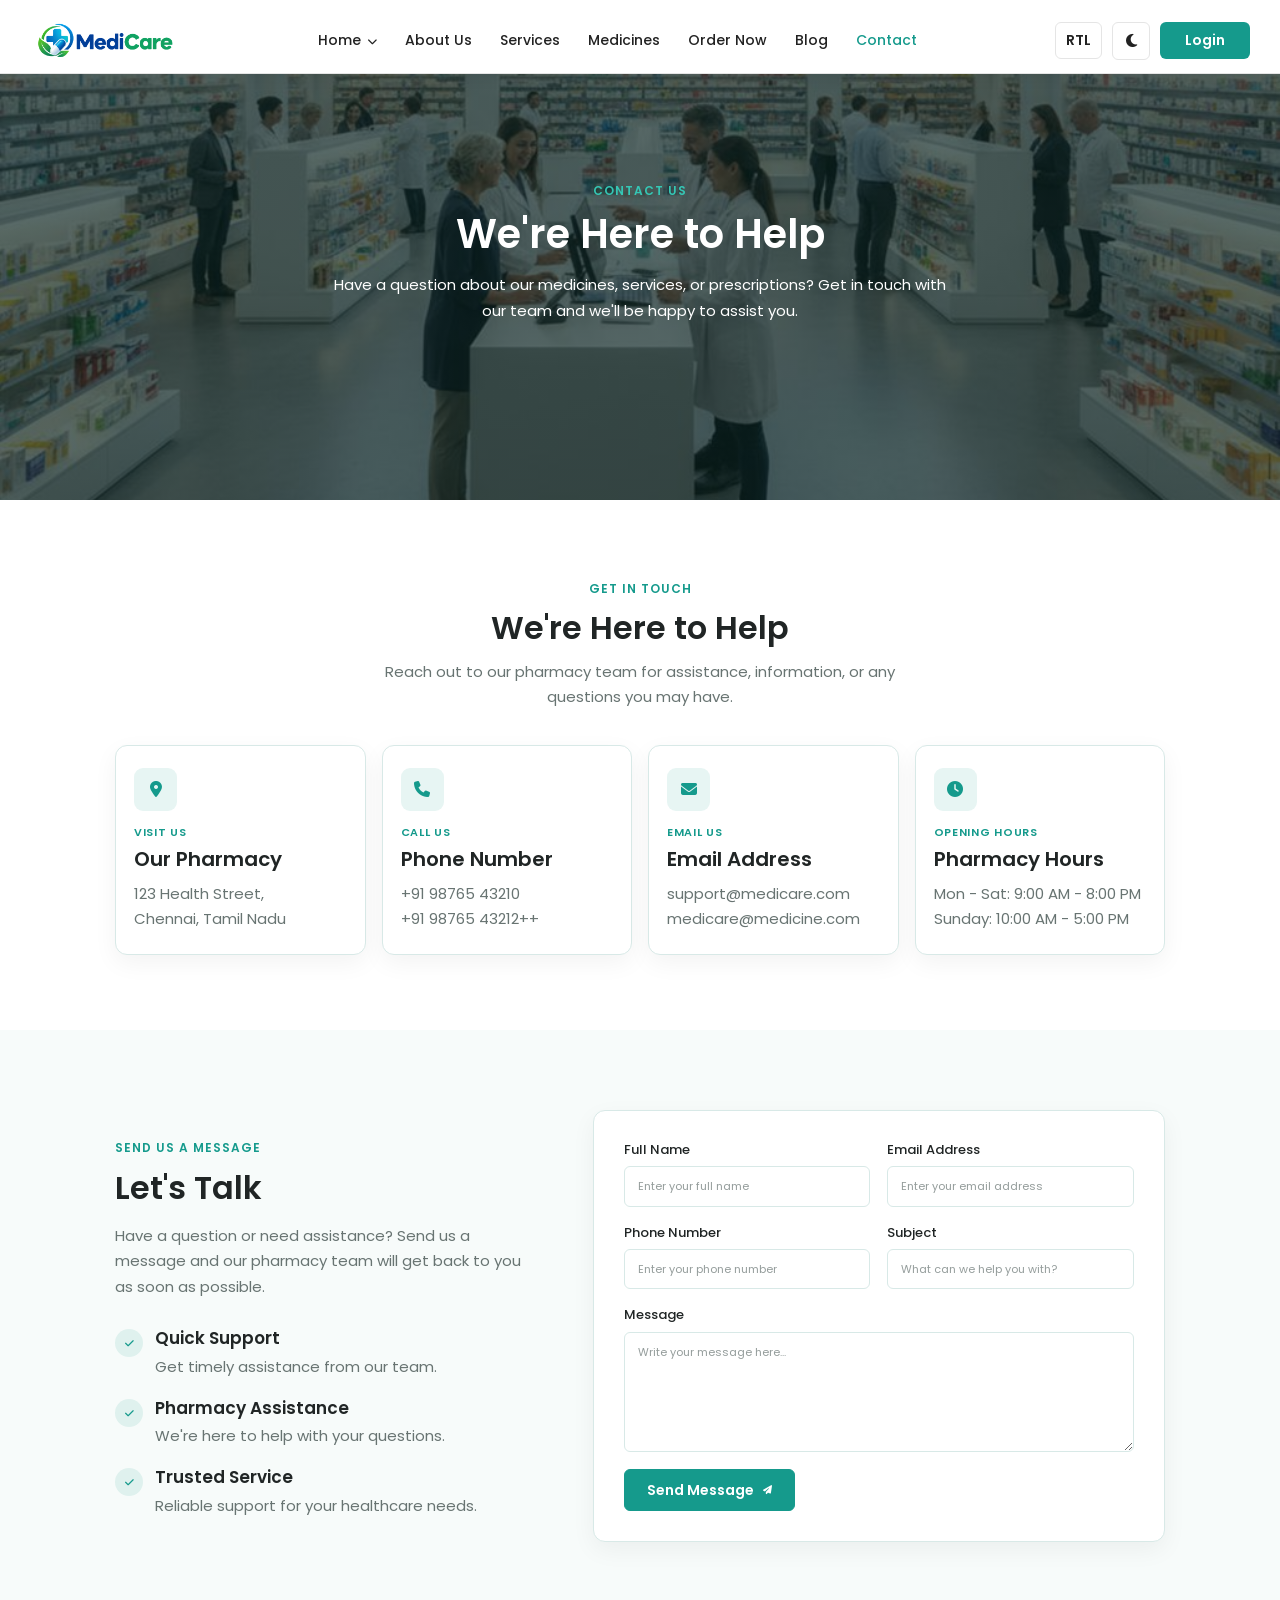
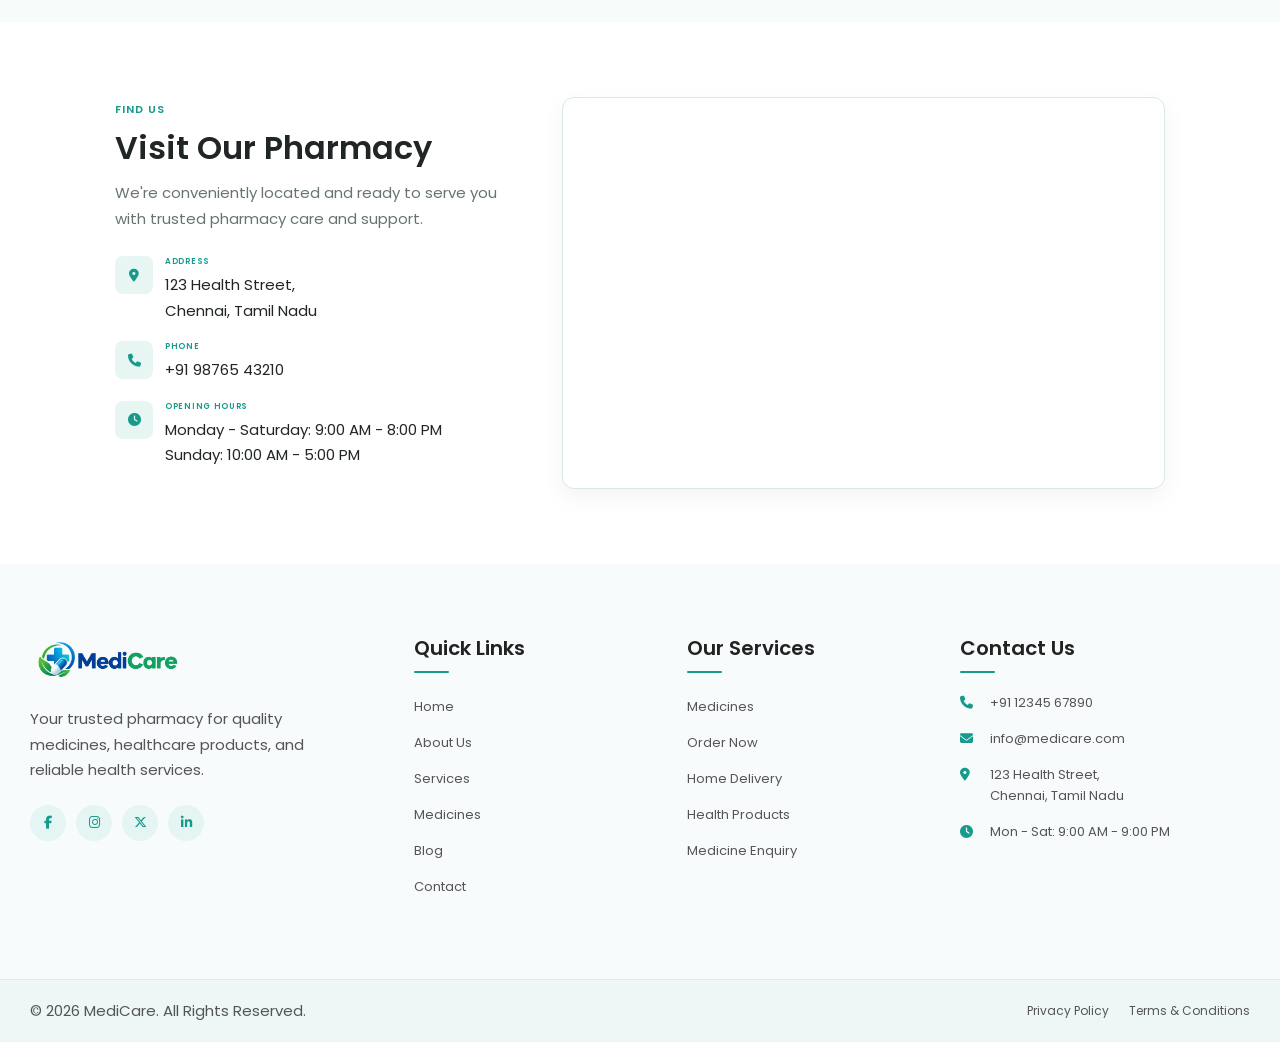
<file: contact.html>
<!DOCTYPE html>

<html lang="en">

<head>
  <meta charset="UTF-8">
  <meta name="viewport" content="width=device-width, initial-scale=1.0">
  <title>MediCare Pharmacy | Trusted Healthcare Store</title>

  <!-- Favicon -->

  <link rel="icon" type="image/png" href="images/logo.png">

  <!-- Google Fonts -->

  <link rel="preconnect" href="https://fonts.googleapis.com">

<link rel="preconnect"
      href="https://fonts.gstatic.com"
      crossorigin>

<link href="https://fonts.googleapis.com/css2?family=Poppins:wght@400;500;600;700&display=swap"
      rel="stylesheet">

<link rel="stylesheet"
      href="https://cdnjs.cloudflare.com/ajax/libs/font-awesome/6.5.1/css/all.min.css">


  <!-- CSS -->

  <link rel="stylesheet" href="css/style.css">
  <link rel="stylesheet" href="css/responsive.css">
</head>

<body>
<!-- =========================================================
     HEADER
========================================================= -->
<header class="site-header">

    <div class="header-container">

        <!-- Logo -->
        <div class="header-logo">
            <a href="index.html">
                <img src="images/logo.png" alt="Pharmacy Logo">
            </a>
        </div>


        <!-- Navigation -->
        <nav class="main-nav" id="mainNav">

            <ul class="nav-list">

                <!-- Home -->
                <li class="nav-item dropdown">

                    <a href="#"
                       class="nav-link dropdown-toggle">
                        Home
                        <i class="fas fa-chevron-down"></i>
                    </a>

                    <ul class="dropdown-menu">
                        <li>
                            <a href="index.html">Home 1</a>
                        </li>

                        <li>
                            <a href="home2.html">Home 2</a>
                        </li>
                    </ul>

                </li>


                <!-- About Us -->
                <li class="nav-item">
                    <a href="about.html" class="nav-link">
                        About Us
                    </a>
                </li>


                <!-- Services -->
                <li class="nav-item">
                    <a href="services.html" class="nav-link">
                        Services
                    </a>
                </li>


                <!-- Medicines -->
                <li class="nav-item">
                    <a href="medicines.html" class="nav-link">
                        Medicines
                    </a>
                </li>


                <!-- Prescription -->
                <li class="nav-item">
                    <a href="order.html" class="nav-link">
                        Order Now
                    </a>
                </li>


                <!-- Blog -->
                <li class="nav-item">
                    <a href="blog.html" class="nav-link">
                        Blog
                    </a>
                </li>


                <!-- Contact -->
                <li class="nav-item">
                    <a href="contact.html" class="nav-link active">
                        Contact
                    </a>
                </li>

            </ul>


            <!-- =================================================
                 MOBILE ACTION BUTTONS
                 THESE ARE INSIDE HAMBURGER MENU
            ================================================== -->

            <div class="mobile-actions">

                <!-- RTL -->
                <button type="button"
                        class="header-action-btn rtl-toggle"
                        id="mobileRtlToggle">
                    RTL
                </button>


                <!-- Dark Mode -->
                <button type="button"
                        class="header-action-btn theme-toggle"
                        id="mobileThemeToggle"
                        aria-label="Toggle dark mode">

                    <i class="fas fa-moon"></i>

                </button>


                <!-- Login -->
                <a href="login.html"
                   class="login-btn">
                    Login
                </a>

            </div>

        </nav>


        <!-- =================================================
             DESKTOP ACTIONS
        ================================================== -->

        <div class="header-actions">

            <button type="button"
                    class="header-action-btn rtl-toggle"
                    id="rtlToggle">
                RTL
            </button>


            <button type="button"
                    class="header-action-btn theme-toggle"
                    id="themeToggle"
                    aria-label="Toggle dark mode">

                <i class="fas fa-moon"></i>

            </button>


            <a href="login.html"
               class="login-btn">
                Login
            </a>

        </div>


        <!-- =================================================
             HAMBURGER
        ================================================== -->

        <button type="button"
                class="hamburger-btn"
                id="hamburgerBtn"
                aria-label="Open navigation menu"
                aria-controls="mainNav"
                aria-expanded="false">

            <span></span>
            <span></span>
            <span></span>

        </button>

    </div>

</header>
<!=========================================================
   CONTACT PAGE
   SECTION 1 - HERO
   PART 1 - HTML
========================================================= !>

<section class="contact-hero" id="contact-hero">

    <div class="contact-hero-container">

        <div class="contact-hero-content">

            <span class="contact-hero-subtitle">
                CONTACT US
            </span>

            <h1>
                We're Here to Help
            </h1>

            <p>
                Have a question about our medicines, services,
                or prescriptions? Get in touch with our team
                and we'll be happy to assist you.
            </p>

        </div>

    </div>

</section>
<!-- =========================================================
     CONTACT PAGE
     SECTION 2 - CONTACT INFORMATION
     PART 1 - HTML
========================================================= -->

<section class="contact-info" id="contact-info">

    <div class="contact-info-container">

        <!-- Section Heading -->
        <div class="contact-info-heading">

            <span class="contact-info-subtitle">
                GET IN TOUCH
            </span>

            <h2>
                We're Here to Help
            </h2>

            <p>
                Reach out to our pharmacy team for assistance,
                information, or any questions you may have.
            </p>

        </div>


        <!-- Contact Cards -->
        <div class="contact-info-grid">


            <!-- Card 1 -->
            <div class="contact-info-card">

                <div class="contact-info-icon">
                    <i class="fas fa-map-marker-alt"></i>
                </div>

                <div class="contact-info-content">

                    <span class="contact-info-label">
                        VISIT US
                    </span>

                    <h3>
                        Our Pharmacy
                    </h3>

                    <p>
                        123 Health Street,<br>
                        Chennai, Tamil Nadu
                    </p>

                </div>

            </div>


            <!-- Card 2 -->
            <div class="contact-info-card">

                <div class="contact-info-icon">
                    <i class="fas fa-phone"></i>
                </div>

                <div class="contact-info-content">

                    <span class="contact-info-label">
                        CALL US
                    </span>

                    <h3>
                        Phone Number
                    </h3>

                    <p>
                        +91 98765 43210<br>
                        +91 98765 43212++
                    </p>

                </div>

            </div>


            <!-- Card 3 -->
            <div class="contact-info-card">

                <div class="contact-info-icon">
                    <i class="fas fa-envelope"></i>
                </div>

                <div class="contact-info-content">

                    <span class="contact-info-label">
                        EMAIL US
                    </span>

                    <h3>
                        Email Address
                    </h3>

                    <p>
                        support@medicare.com<br>
                        medicare@medicine.com
                    </p>

                </div>

            </div>


            <!-- Card 4 -->
            <div class="contact-info-card">

                <div class="contact-info-icon">
                    <i class="fas fa-clock"></i>
                </div>

                <div class="contact-info-content">

                    <span class="contact-info-label">
                        OPENING HOURS
                    </span>

                    <h3>
                        Pharmacy Hours
                    </h3>

                    <p>
                        Mon - Sat: 9:00 AM - 8:00 PM<br>
                        Sunday: 10:00 AM - 5:00 PM
                    </p>

                </div>

            </div>


        </div>

    </div>

</section>
<!-- =========================================================
     CONTACT PAGE
     SECTION 3 - CONTACT FORM
     PART 1 - HTML
========================================================= -->

<section class="contact-form-section" id="contact-form">

    <div class="contact-form-container">

        <!-- LEFT SIDE -->
        <div class="contact-form-intro">

            <span class="contact-form-subtitle">
                SEND US A MESSAGE
            </span>

            <h2>
                Let's Talk
            </h2>

            <p>
                Have a question or need assistance? Send us a
                message and our pharmacy team will get back to
                you as soon as possible.
            </p>


            <!-- Support Points -->

            <div class="contact-form-points">

                <div class="contact-form-point">

                    <span class="contact-form-point-icon">
                        <i class="fas fa-check"></i>
                    </span>

                    <div>
                        <h4>Quick Support</h4>

                        <p>
                            Get timely assistance from our team.
                        </p>
                    </div>

                </div>


                <div class="contact-form-point">

                    <span class="contact-form-point-icon">
                        <i class="fas fa-check"></i>
                    </span>

                    <div>
                        <h4>Pharmacy Assistance</h4>

                        <p>
                            We're here to help with your questions.
                        </p>
                    </div>

                </div>


                <div class="contact-form-point">

                    <span class="contact-form-point-icon">
                        <i class="fas fa-check"></i>
                    </span>

                    <div>
                        <h4>Trusted Service</h4>

                        <p>
                            Reliable support for your healthcare needs.
                        </p>
                    </div>

                </div>

            </div>

        </div>


        <!-- RIGHT SIDE - FORM -->

        <div class="contact-form-wrapper">

            <form class="contact-form" action="#" method="post">

                <!-- Name -->

                <div class="contact-form-group">

                    <label for="contact-name">
                        Full Name
                    </label>

                    <input
                        type="text"
                        id="contact-name"
                        name="name"
                        placeholder="Enter your full name"
                        autocomplete="name"
                        required
                    >

                </div>


                <!-- Email -->

                <div class="contact-form-group">

                    <label for="contact-email">
                        Email Address
                    </label>

                    <input
                        type="email"
                        id="contact-email"
                        name="email"
                        placeholder="Enter your email address"
                        autocomplete="email"
                        required
                    >

                </div>


                <!-- Phone -->

                <div class="contact-form-group">

                    <label for="contact-phone">
                        Phone Number
                    </label>

                    <input
                        type="tel"
                        id="contact-phone"
                        name="phone"
                        placeholder="Enter your phone number"
                        autocomplete="tel"
                    >

                </div>


                <!-- Subject -->

                <div class="contact-form-group">

                    <label for="contact-subject">
                        Subject
                    </label>

                    <input
                        type="text"
                        id="contact-subject"
                        name="subject"
                        placeholder="What can we help you with?"
                        required
                    >

                </div>


                <!-- Message -->

                <div class="contact-form-group contact-message-group">

                    <label for="contact-message">
                        Message
                    </label>

                    <textarea
                        id="contact-message"
                        name="message"
                        rows="5"
                        placeholder="Write your message here..."
                        required
                    ></textarea>

                </div>


                <!-- Submit -->

                <button
                    type="submit"
                    class="contact-form-submit"
                >
                    Send Message

                    <i class="fas fa-paper-plane"></i>
                </button>

            </form>

        </div>

    </div>

</section>
<!-- =========================================================
     CONTACT PAGE
     SECTION 4 - MAP / LOCATION
     PART 1 - HTML
========================================================= -->

<section class="contact-location" id="contact-location">

    <div class="contact-location-container">

        <!-- LEFT SIDE - LOCATION DETAILS -->

        <div class="contact-location-content">

            <span class="contact-location-subtitle">
                FIND US
            </span>

            <h2>
                Visit Our Pharmacy
            </h2>

            <p>
                We're conveniently located and ready to serve
                you with trusted pharmacy care and support.
            </p>


            <!-- Address -->

            <div class="contact-location-detail">

                <div class="contact-location-icon">
                    <i class="fas fa-map-marker-alt"></i>
                </div>

                <div>
                    <span>ADDRESS</span>

                    <p>
                        123 Health Street,<br>
                        Chennai, Tamil Nadu
                    </p>
                </div>

            </div>


            <!-- Phone -->

            <div class="contact-location-detail">

                <div class="contact-location-icon">
                    <i class="fas fa-phone"></i>
                </div>

                <div>
                    <span>PHONE</span>

                    <p>
                        +91 98765 43210
                    </p>
                </div>

            </div>


            <!-- Opening Hours -->

            <div class="contact-location-detail">

                <div class="contact-location-icon">
                    <i class="fas fa-clock"></i>
                </div>

                <div>
                    <span>OPENING HOURS</span>

                    <p>
                        Monday - Saturday: 9:00 AM - 8:00 PM<br>
                        Sunday: 10:00 AM - 5:00 PM
                    </p>
                </div>

            </div>

        </div>


        <!-- RIGHT SIDE - MAP -->

        <div class="contact-location-map">

            <iframe
                src="https://www.google.com/maps?q=Chennai,Tamil%20Nadu&output=embed"
                title="Our Pharmacy Location"
                loading="lazy"
                allowfullscreen>
            </iframe>

        </div>

    </div>

</section>
<!-- =========================================================
     FOOTER
========================================================= -->
<footer class="site-footer">

    <div class="footer-container">

        <!-- =========================
             FOOTER BRAND
        ========================== -->
        <div class="footer-column footer-brand">

            <a href="index.html" class="footer-logo">
                <img src="images/logo.png" alt="MediCare Logo">
            </a>

            <p class="footer-description">
                Your trusted pharmacy for quality medicines,
                healthcare products, and reliable health services.
            </p>

            <!-- Social Media -->
            <div class="footer-social">

                <a href="#" aria-label="Facebook">
                    <i class="fab fa-facebook-f"></i>
                </a>

                <a href="#" aria-label="Instagram">
                    <i class="fab fa-instagram"></i>
                </a>

                <a href="#" aria-label="Twitter">
                    <i class="fab fa-x-twitter"></i>
                </a>

                <a href="#" aria-label="LinkedIn">
                    <i class="fab fa-linkedin-in"></i>
                </a>

            </div>

        </div>


        <!-- =========================
             QUICK LINKS
        ========================== -->
        <div class="footer-column">

            <h3 class="footer-title">
                Quick Links
            </h3>

            <ul class="footer-links">

                <li>
                    <a href="index.html">
                        Home
                    </a>
                </li>

                <li>
                    <a href="about.html">
                        About Us
                    </a>
                </li>

                <li>
                    <a href="services.html">
                        Services
                    </a>
                </li>

                <li>
                    <a href="medicines.html">
                        Medicines
                    </a>
                </li>

                <li>
                    <a href="blog.html">
                        Blog
                    </a>
                </li>

                <li>
                    <a href="contact.html">
                        Contact
                    </a>
                </li>

            </ul>

        </div>


        <!-- =========================
             OUR SERVICES
        ========================== -->
        <div class="footer-column">

            <h3 class="footer-title">
                Our Services
            </h3>

            <ul class="footer-links">

                <li>
                    <a href="medicines.html">
                        Medicines
                    </a>
                </li>

                <li>
                    <a href="order.html">
                        Order Now
                    </a>
                </li>

                <li>
                    <a href="#">
                        Home Delivery
                    </a>
                </li>

                <li>
                    <a href="#">
                        Health Products
                    </a>
                </li>

                <li>
                    <a href="#">
                        Medicine Enquiry
                    </a>
                </li>

            </ul>

        </div>


        <!-- =========================
             CONTACT INFORMATION
        ========================== -->
        <div class="footer-column footer-contact">

            <h3 class="footer-title">
                Contact Us
            </h3>

            <ul class="contact-list">

                <li>

                    <i class="fas fa-phone"></i>

                    <a href="tel:+911234567890">
                        +91 12345 67890
                    </a>

                </li>


                <li>

                    <i class="fas fa-envelope"></i>

                    <a href="mailto:info@medicare.com">
                        info@medicare.com
                    </a>

                </li>


                <li>

                    <i class="fas fa-location-dot"></i>

                    <span>
                        123 Health Street,<br>
                        Chennai, Tamil Nadu
                    </span>

                </li>


                <li>

                    <i class="fas fa-clock"></i>

                    <span>
                        Mon - Sat: 9:00 AM - 9:00 PM
                    </span>

                </li>

            </ul>

        </div>

    </div>


    <!-- =========================
         FOOTER BOTTOM
    ========================== -->
    <div class="footer-bottom">

        <div class="footer-bottom-container">

            <p>
                © 2026 MediCare. All Rights Reserved.
            </p>

            <div class="footer-bottom-links">

                <a href="#">
                    Privacy Policy
                </a>

                <a href="#">
                    Terms & Conditions
                </a>

            </div>

        </div>

    </div>

</footer>


 <!-- JS -->
<!-- Scroll To Top -->
<button id="scrollTopBtn" class="scroll-top-btn" aria-label="Scroll to top">
    <i class="fas fa-arrow-up"></i>
</button>
  <script src="js/script.js"></script>

</body>
</html>
</file>
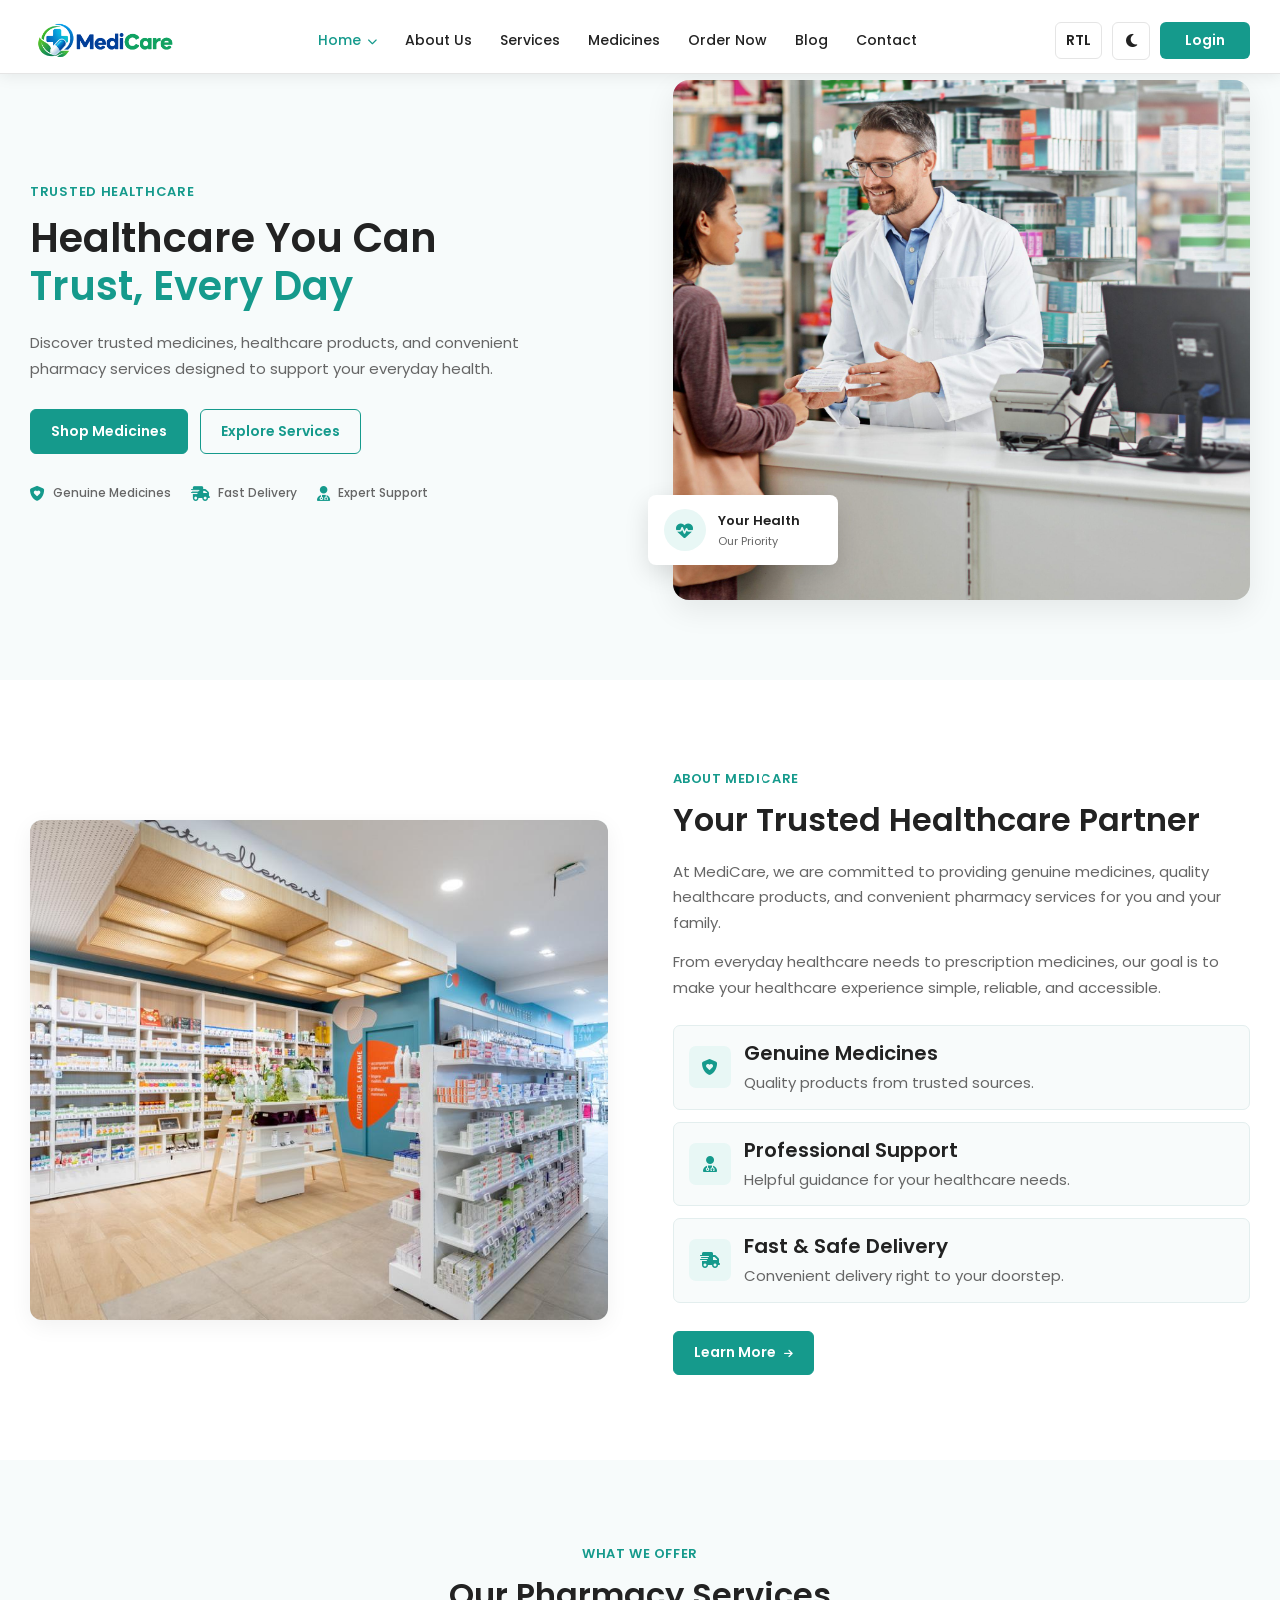
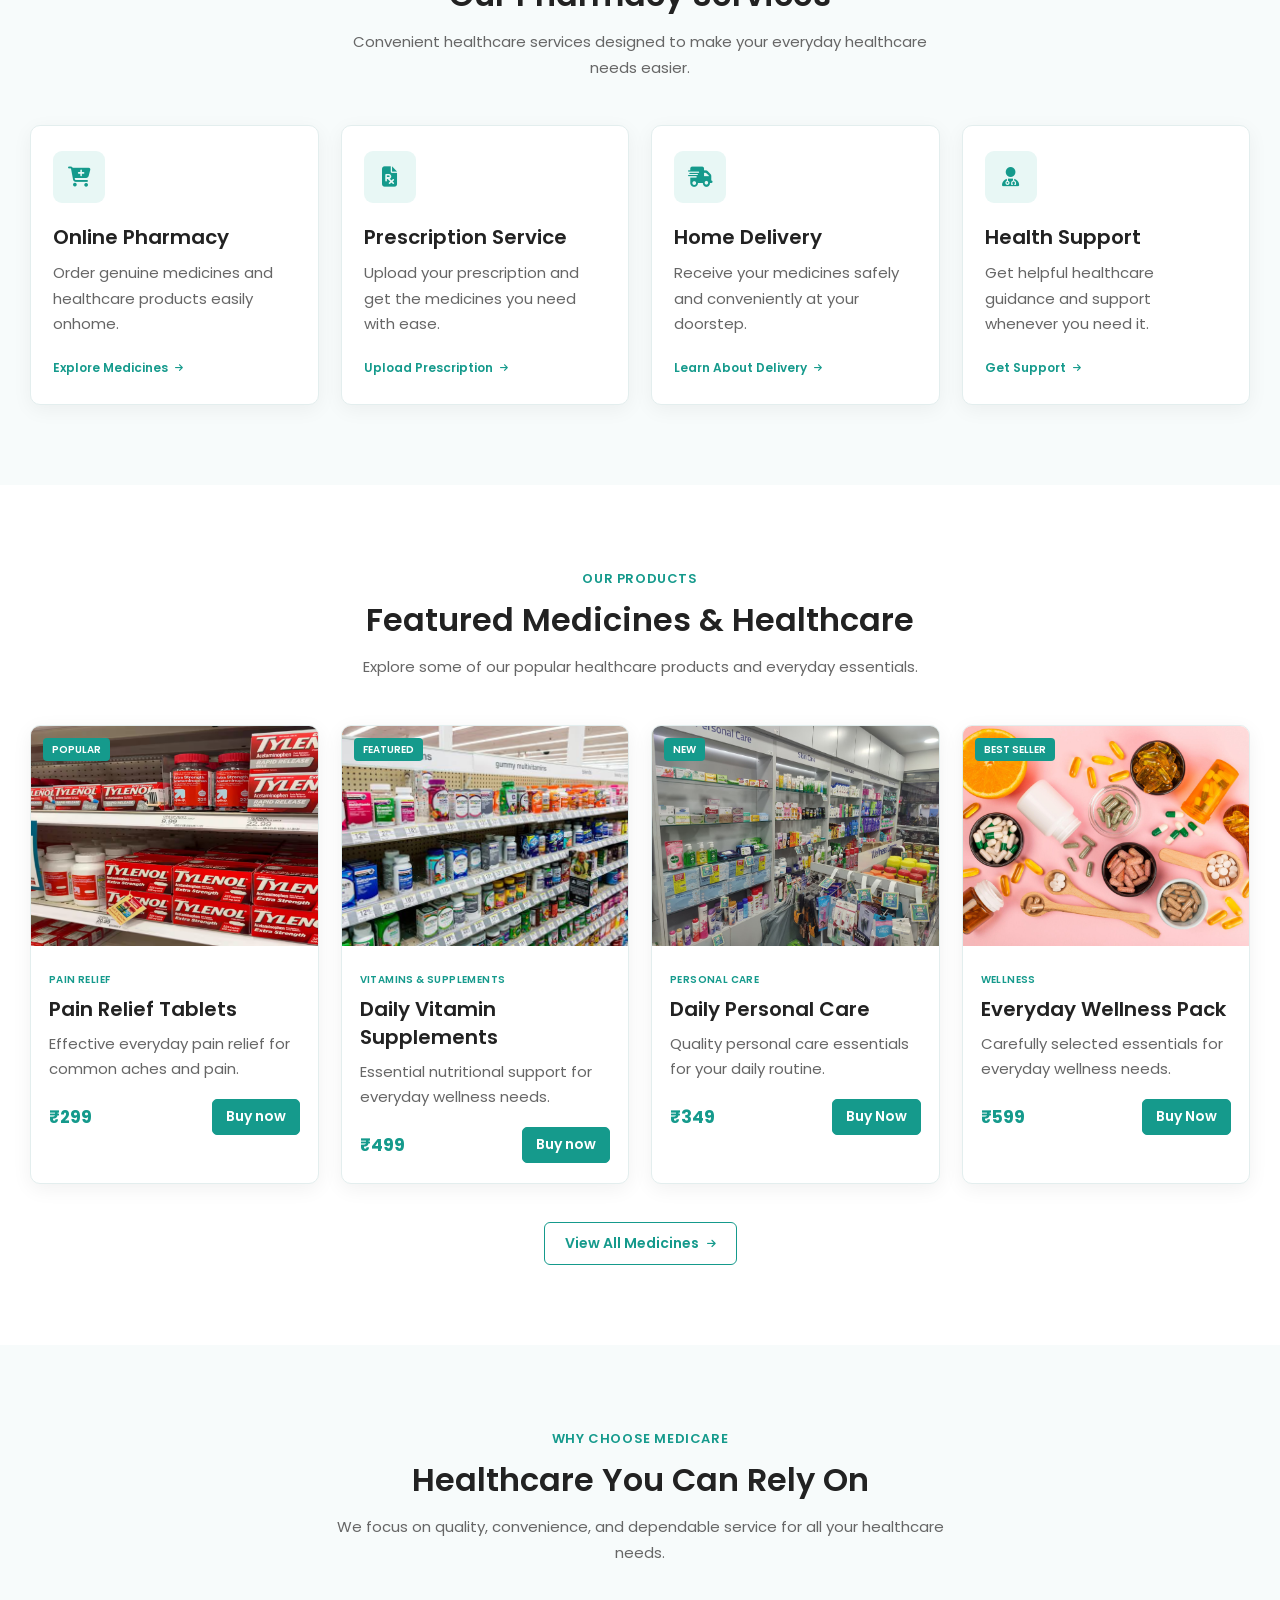
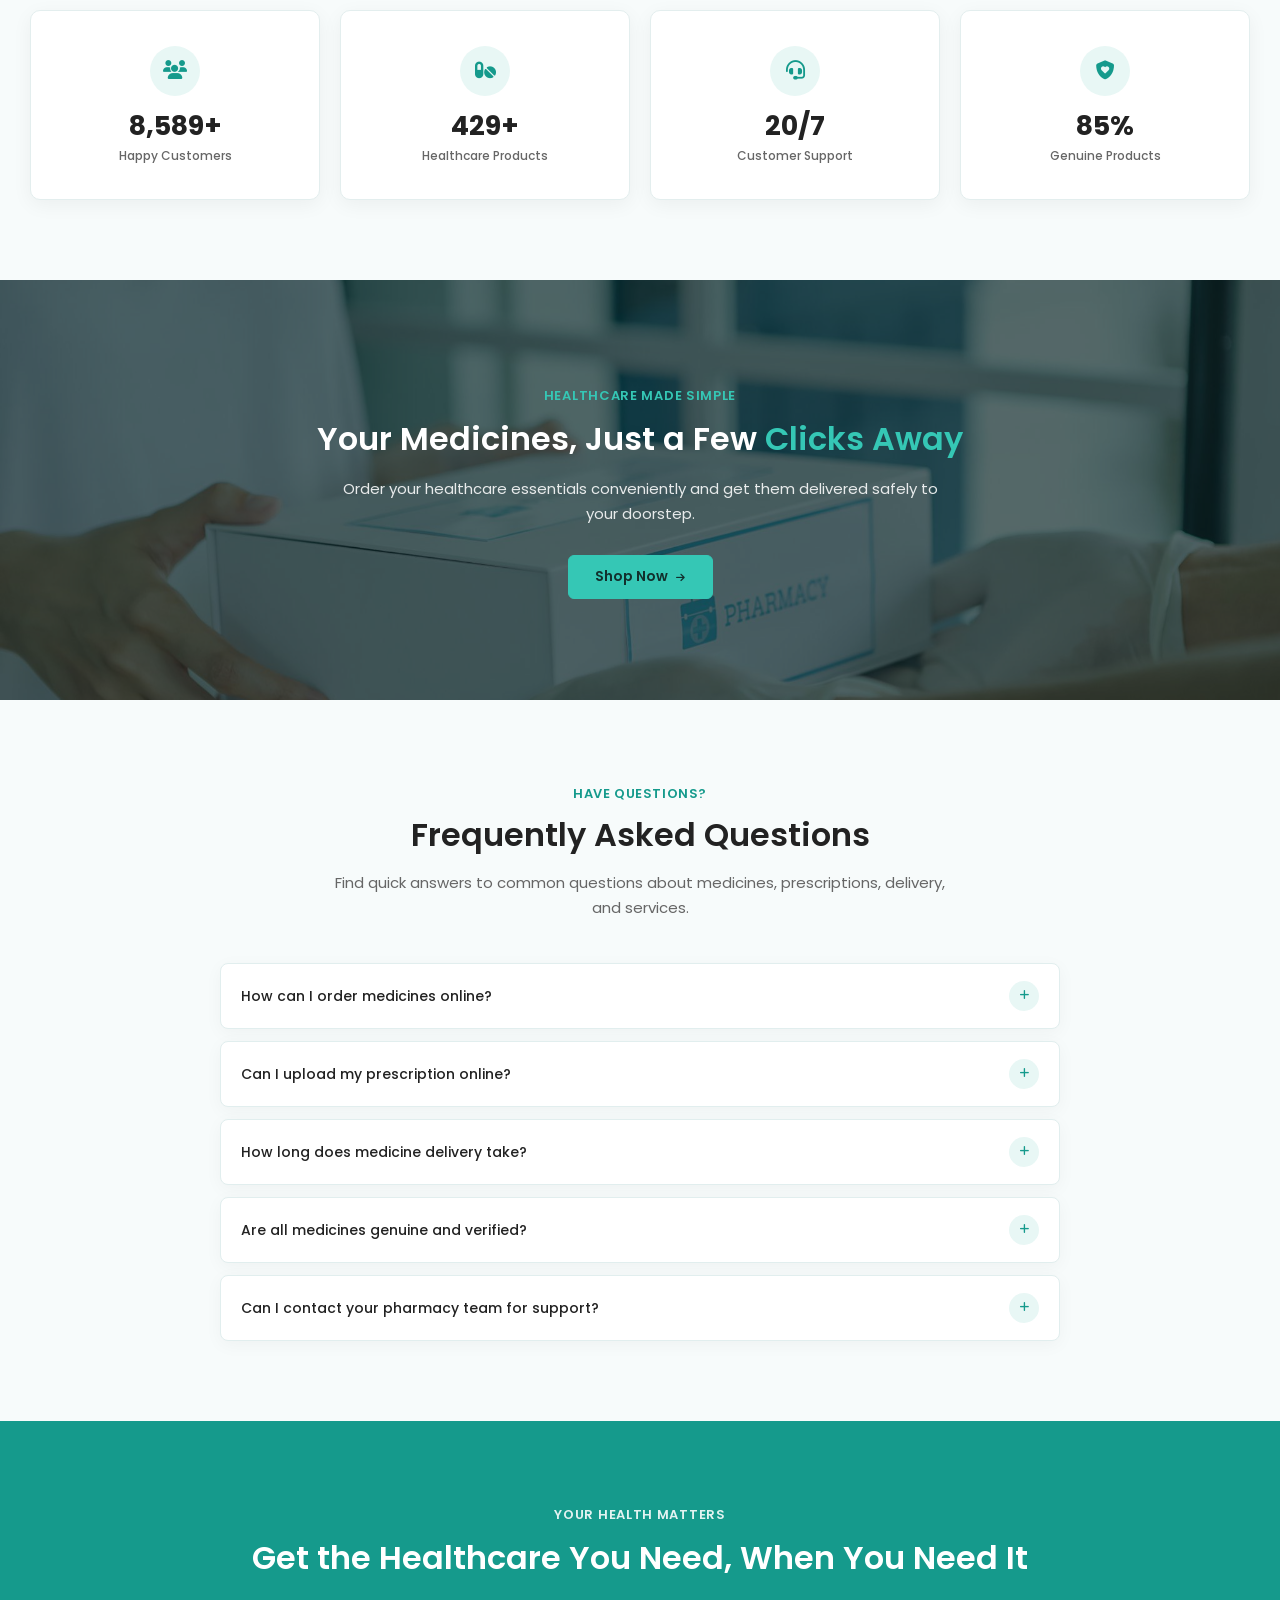
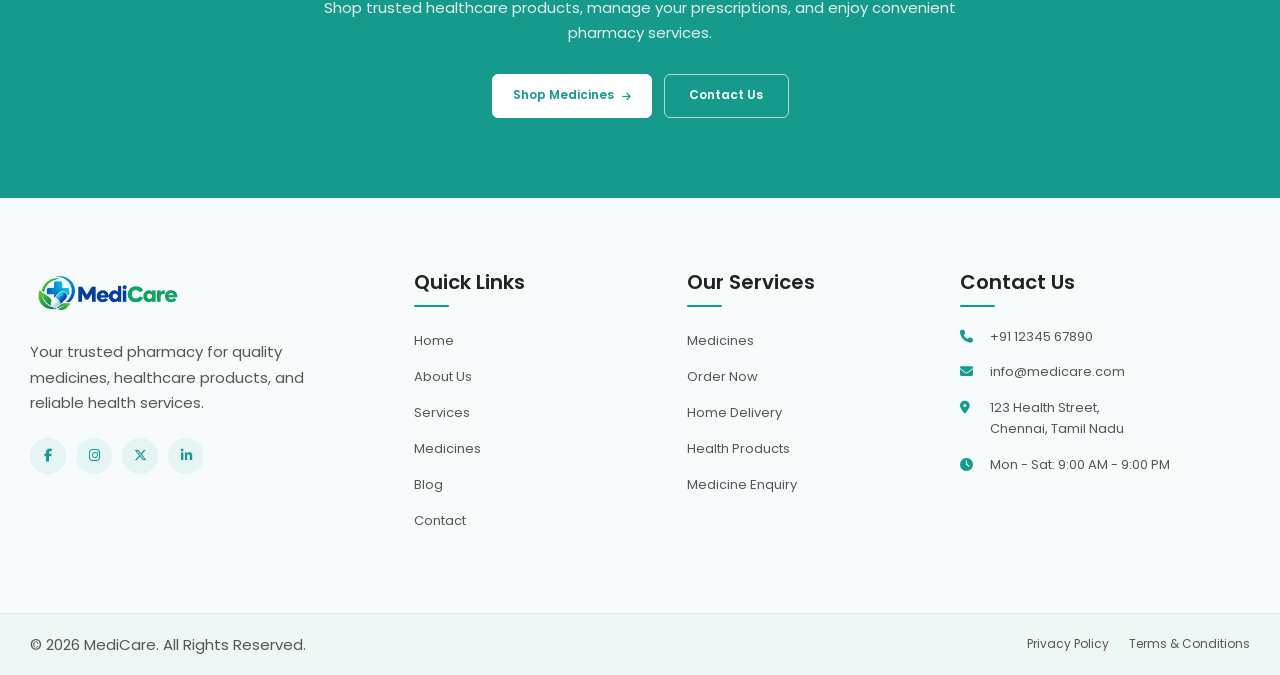
<file: home2.html>
<!DOCTYPE html>

<html lang="en">

<head>
  <meta charset="UTF-8">
  <meta name="viewport" content="width=device-width, initial-scale=1.0">
  <title>MediCare Pharmacy | Trusted Healthcare Store</title>

  <!-- Favicon -->

  <link rel="icon" type="image/png" href="images/logo.png">

  <!-- Google Fonts -->

  <link rel="preconnect" href="https://fonts.googleapis.com">

<link rel="preconnect"
      href="https://fonts.gstatic.com"
      crossorigin>

<link href="https://fonts.googleapis.com/css2?family=Poppins:wght@400;500;600;700&display=swap"
      rel="stylesheet">

<link rel="stylesheet"
      href="https://cdnjs.cloudflare.com/ajax/libs/font-awesome/6.5.1/css/all.min.css">


  <!-- CSS -->

  <link rel="stylesheet" href="css/style.css">
  <link rel="stylesheet" href="css/responsive.css">
</head>

<body>
<!-- =========================================================
     HEADER
========================================================= -->
<header class="site-header">

    <div class="header-container">

        <!-- Logo -->
        <div class="header-logo">
            <a href="index.html">
                <img src="images/logo.png" alt="Pharmacy Logo">
            </a>
        </div>


        <!-- Navigation -->
        <nav class="main-nav" id="mainNav">

            <ul class="nav-list">

                <!-- Home -->
                <li class="nav-item dropdown">

                    <a href="#"
                       class="nav-link dropdown-toggle active">
                        Home
                        <i class="fas fa-chevron-down"></i>
                    </a>

                    <ul class="dropdown-menu">
                        <li>
                            <a href="index.html">Home 1</a>
                        </li>

                        <li>
                            <a href="home2.html"class="active">Home 2</a>
                        </li>
                    </ul>

                </li>


                <!-- About Us -->
                <li class="nav-item">
                    <a href="about.html" class="nav-link">
                        About Us
                    </a>
                </li>


                <!-- Services -->
                <li class="nav-item">
                    <a href="services.html" class="nav-link">
                        Services
                    </a>
                </li>


                <!-- Medicines -->
                <li class="nav-item">
                    <a href="medicines.html" class="nav-link">
                        Medicines
                    </a>
                </li>


                <!-- Prescription -->
                <li class="nav-item">
                    <a href="order.html" class="nav-link">
                        Order Now
                    </a>
                </li>


                <!-- Blog -->
                <li class="nav-item">
                    <a href="blog.html" class="nav-link">
                        Blog
                    </a>
                </li>


                <!-- Contact -->
                <li class="nav-item">
                    <a href="contact.html" class="nav-link">
                        Contact
                    </a>
                </li>

            </ul>


            <!-- =================================================
                 MOBILE ACTION BUTTONS
                 THESE ARE INSIDE HAMBURGER MENU
            ================================================== -->

            <div class="mobile-actions">

                <!-- RTL -->
                <button type="button"
                        class="header-action-btn rtl-toggle"
                        id="mobileRtlToggle">
                    RTL
                </button>


                <!-- Dark Mode -->
                <button type="button"
                        class="header-action-btn theme-toggle"
                        id="mobileThemeToggle"
                        aria-label="Toggle dark mode">

                    <i class="fas fa-moon"></i>

                </button>


                <!-- Login -->
                <a href="login.html"
                   class="login-btn">
                    Login
                </a>

            </div>

        </nav>


        <!-- =================================================
             DESKTOP ACTIONS
        ================================================== -->

        <div class="header-actions">

            <button type="button"
                    class="header-action-btn rtl-toggle"
                    id="rtlToggle">
                RTL
            </button>


            <button type="button"
                    class="header-action-btn theme-toggle"
                    id="themeToggle"
                    aria-label="Toggle dark mode">

                <i class="fas fa-moon"></i>

            </button>


            <a href="login.html"
               class="login-btn">
                Login
            </a>

        </div>


        <!-- =================================================
             HAMBURGER
        ================================================== -->

        <button type="button"
                class="hamburger-btn"
                id="hamburgerBtn"
                aria-label="Open navigation menu"
                aria-controls="mainNav"
                aria-expanded="false">

            <span></span>
            <span></span>
            <span></span>

        </button>

    </div>

</header>
<!=========================================================
   HOME 2 - HERO SECTION
   PART 1 - HTML
========================================================= !>

<section class="home2-hero">

    <div class="home2-hero-container">

        <!-- =========================
             HERO CONTENT
        ========================== -->
        <div class="home2-hero-content">

            <span class="home2-hero-subtitle">
                Trusted Healthcare
            </span>

            <h1>
                Healthcare You Can
                <span>Trust, Every Day</span>
            </h1>

            <p>
                Discover trusted medicines, healthcare products,
                and convenient pharmacy services designed to
                support your everyday health.
            </p>


            <!-- =========================
                 HERO BUTTONS
            ========================== -->
            <div class="home2-hero-buttons">

                <a href="medicines.html"
                   class="home2-hero-btn home2-primary-btn">

                    Shop Medicines

                </a>

                <a href="services.html"
                   class="home2-hero-btn home2-secondary-btn">

                    Explore Services

                </a>

            </div>


            <!-- =========================
                 TRUST POINTS
            ========================== -->
            <div class="home2-hero-trust">

                <div class="home2-trust-item">

                    <i class="fas fa-shield-heart"></i>

                    <span>
                        Genuine Medicines
                    </span>

                </div>


                <div class="home2-trust-item">

                    <i class="fas fa-truck-fast"></i>

                    <span>
                        Fast Delivery
                    </span>

                </div>


                <div class="home2-trust-item">

                    <i class="fas fa-user-doctor"></i>

                    <span>
                        Expert Support
                    </span>

                </div>

            </div>

        </div>


        <!-- =========================
             HERO IMAGE
        ========================== -->
        <div class="home2-hero-image">

            <img src="images/home2-hero.jpg"
                 alt="MediCare Pharmacy">

            <!-- Decorative Badge -->

            <div class="home2-hero-badge">

                <div class="home2-badge-icon">

                    <i class="fas fa-heart-pulse"></i>

                </div>

                <div class="home2-badge-content">

                    <strong>
                        Your Health
                    </strong>

                    <span>
                        Our Priority
                    </span>

                </div>

            </div>

        </div>

    </div>

</section>
<! =========================================================
   HOME 2 - ABOUT MEDICARE
   PART 1 - HTML
========================================================= !>

<section class="home2-about">

    <div class="home2-about-container">

        <!-- =========================
             IMAGE
        ========================== -->
        <div class="home2-about-image">

            <img src="images/home2-about.jpg"
                 alt="About MediCare Pharmacy">

        </div>


        <!-- =========================
             CONTENT
        ========================== -->
        <div class="home2-about-content">

            <span class="home2-about-subtitle">
                About MediCare
            </span>

            <h2>
                Your Trusted Healthcare Partner
            </h2>

            <p class="home2-about-description">
                At MediCare, we are committed to providing
                genuine medicines, quality healthcare products,
                and convenient pharmacy services for you and
                your family.
            </p>

            <p class="home2-about-description">
                From everyday healthcare needs to prescription
                medicines, our goal is to make your healthcare
                experience simple, reliable, and accessible.
            </p>


            <!-- =========================
                 HIGHLIGHTS
            ========================== -->
            <div class="home2-about-highlights">

                <!-- Highlight 1 -->
                <div class="home2-about-highlight">

                    <div class="home2-about-highlight-icon">

                        <i class="fas fa-shield-heart"></i>

                    </div>

                    <div class="home2-about-highlight-content">

                        <h3>
                            Genuine Medicines
                        </h3>

                        <p>
                            Quality products from trusted sources.
                        </p>

                    </div>

                </div>


                <!-- Highlight 2 -->
                <div class="home2-about-highlight">

                    <div class="home2-about-highlight-icon">

                        <i class="fas fa-user-doctor"></i>

                    </div>

                    <div class="home2-about-highlight-content">

                        <h3>
                            Professional Support
                        </h3>

                        <p>
                            Helpful guidance for your healthcare needs.
                        </p>

                    </div>

                </div>


                <!-- Highlight 3 -->
                <div class="home2-about-highlight">

                    <div class="home2-about-highlight-icon">

                        <i class="fas fa-truck-fast"></i>

                    </div>

                    <div class="home2-about-highlight-content">

                        <h3>
                            Fast & Safe Delivery
                        </h3>

                        <p>
                            Convenient delivery right to your doorstep.
                        </p>

                    </div>

                </div>

            </div>


            <!-- =========================
                 BUTTON
            ========================== -->
            <a href="about.html"
               class="home2-about-btn">

                Learn More

                <i class="fas fa-arrow-right"></i>

            </a>

        </div>

    </div>

</section>
<!-- =========================================================
     HOME 2 - PHARMACY SERVICES
     PART 1 - HTML
========================================================= -->

<section class="home2-services">

    <div class="home2-services-container">

        <!-- =========================
             SECTION HEADING
        ========================== -->
        <div class="home2-services-heading">

            <span class="home2-services-subtitle">
                What We Offer
            </span>

            <h2>
                Our Pharmacy Services
            </h2>

            <p>
                Convenient healthcare services designed to
                make your everyday healthcare needs easier.
            </p>

        </div>


        <!-- =========================
             SERVICES GRID
        ========================== -->
        <div class="home2-services-grid">


            <!-- =========================
                 SERVICE 1
            ========================== -->
            <div class="home2-service-card">

                <div class="home2-service-icon">

                    <i class="fas fa-cart-plus"></i>

                </div>

                <div class="home2-service-content">

                    <h3>
                        Online Pharmacy
                    </h3>

                    <p>
                        Order genuine medicines and healthcare
                        products easily onhome.
                    </p>

                    <a href="medicines.html"
                       class="home2-service-link">

                        Explore Medicines

                        <i class="fas fa-arrow-right"></i>

                    </a>

                </div>

            </div>


            <!-- =========================
                 SERVICE 2
            ========================== -->
            <div class="home2-service-card">

                <div class="home2-service-icon">

                    <i class="fas fa-file-prescription"></i>

                </div>

                <div class="home2-service-content">

                    <h3>
                        Prescription Service
                    </h3>

                    <p>
                        Upload your prescription and get the
                        medicines you need with ease.
                    </p>

                    <a href="prescription.html"
                       class="home2-service-link">

                        Upload Prescription

                        <i class="fas fa-arrow-right"></i>

                    </a>

                </div>

            </div>


            <!-- =========================
                 SERVICE 3
            ========================== -->
            <div class="home2-service-card">

                <div class="home2-service-icon">

                    <i class="fas fa-truck-fast"></i>

                </div>

                <div class="home2-service-content">

                    <h3>
                        Home Delivery
                    </h3>

                    <p>
                        Receive your medicines safely and
                        conveniently at your doorstep.
                    </p>

                    <a href="services.html"
                       class="home2-service-link">

                        Learn About Delivery

                        <i class="fas fa-arrow-right"></i>

                    </a>

                </div>

            </div>


            <!-- =========================
                 SERVICE 4
            ========================== -->
            <div class="home2-service-card">

                <div class="home2-service-icon">

                    <i class="fas fa-user-doctor"></i>

                </div>

                <div class="home2-service-content">

                    <h3>
                        Health Support
                    </h3>

                    <p>
                        Get helpful healthcare guidance and
                        support whenever you need it.
                    </p>

                    <a href="contact.html"
                       class="home2-service-link">

                        Get Support

                        <i class="fas fa-arrow-right"></i>

                    </a>

                </div>

            </div>


        </div>

    </div>

</section>
<!-- =========================================================
     HOME 2 - FEATURED MEDICINES
     PART 1 - HTML
========================================================= -->

<section class="home2-products">

    <div class="home2-products-container">

        <!-- =========================
             SECTION HEADING
        ========================== -->
        <div class="home2-products-heading">

            <span class="home2-products-subtitle">
                Our Products
            </span>

            <h2>
                Featured Medicines & Healthcare
            </h2>

            <p>
                Explore some of our popular healthcare products
                and everyday essentials.
            </p>

        </div>


        <!-- =========================
             PRODUCTS GRID
        ========================== -->
        <div class="home2-products-grid">


            <!-- =========================
                 PRODUCT 1
            ========================== -->
            <div class="home2-product-card">

                <div class="home2-product-image">

                    <span class="home2-product-badge">
                        Popular
                    </span>

                    <img src="images/product-pain-relief.jpg"
                         alt="Pain Relief Medicine">

                </div>

                <div class="home2-product-content">

                    <span class="home2-product-category">
                        Pain Relief
                    </span>

                    <h3>
                        Pain Relief Tablets
                    </h3>

                    <p>
                        Effective everyday pain relief
                        for common aches and pain.
                    </p>

                    <div class="home2-product-bottom">

                        <span class="home2-product-price">
                            ₹299
                        </span>

                        <a href="medicines.html"
                           class="home2-product-btn">

                            Buy now

                        </a>

                    </div>

                </div>

            </div>


            <!-- =========================
                 PRODUCT 2
            ========================== -->
            <div class="home2-product-card">

                <div class="home2-product-image">

                    <span class="home2-product-badge">
                        Featured
                    </span>

                    <img src="images/product-vitamins.jpg"
                         alt="Vitamins and Supplements">

                </div>

                <div class="home2-product-content">

                    <span class="home2-product-category">
                        Vitamins & Supplements
                    </span>

                    <h3>
                        Daily Vitamin Supplements
                    </h3>

                    <p>
                        Essential nutritional support
                        for everyday wellness needs.
                    </p>

                    <div class="home2-product-bottom">

                        <span class="home2-product-price">
                            ₹499
                        </span>

                        <a href="medicines.html"
                           class="home2-product-btn">

                            Buy now

                        </a>

                    </div>

                </div>

            </div>


            <!-- =========================
                 PRODUCT 3
            ========================== -->
            <div class="home2-product-card">

                <div class="home2-product-image">

                    <span class="home2-product-badge">
                        New
                    </span>

                    <img src="images/product-personal-care.jpg"
                         alt="Personal Care Product">

                </div>

                <div class="home2-product-content">

                    <span class="home2-product-category">
                        Personal Care
                    </span>

                    <h3>
                        Daily Personal Care
                    </h3>

                    <p>
                        Quality personal care essentials
                        for your daily routine.
                    </p>

                    <div class="home2-product-bottom">

                        <span class="home2-product-price">
                            ₹349
                        </span>

                        <a href="medicines.html"
                           class="home2-product-btn">

                            Buy Now

                        </a>

                    </div>

                </div>

            </div>


            <!-- =========================
                 PRODUCT 4
            ========================== -->
            <div class="home2-product-card">

                <div class="home2-product-image">

                    <span class="home2-product-badge">
                        Best Seller
                    </span>

                    <img src="images/product-wellness.jpg"
                         alt="Wellness Healthcare Product">

                </div>

                <div class="home2-product-content">

                    <span class="home2-product-category">
                        Wellness
                    </span>

                    <h3>
                        Everyday Wellness Pack
                    </h3>

                    <p>
                        Carefully selected essentials
                        for everyday wellness needs.
                    </p>

                    <div class="home2-product-bottom">

                        <span class="home2-product-price">
                            ₹599
                        </span>

                        <a href="medicines.html"
                           class="home2-product-btn">

                            Buy Now

                        </a>

                    </div>

                </div>

            </div>


        </div>


        <!-- =========================
             VIEW ALL PRODUCTS
        ========================== -->
        <div class="home2-products-action">

            <a href="medicines.html"
               class="home2-products-view-btn">

                View All Medicines

                <i class="fas fa-arrow-right"></i>

            </a>

        </div>

    </div>

</section>
<!-- =========================================================
     HOME 2 - TRUST & STATISTICS
     PART 1 - HTML WITH COUNTING
========================================================= -->

<section class="home2-trust-section">

    <div class="home2-trust-container">

        <!-- =========================
             SECTION HEADING
        ========================== -->
        <div class="home2-trust-heading">

            <span class="home2-trust-subtitle">
                Why Choose MediCare
            </span>

            <h2>
                Healthcare You Can Rely On
            </h2>

            <p>
                We focus on quality, convenience, and dependable
                service for all your healthcare needs.
            </p>

        </div>


        <!-- =========================
             STATISTICS
        ========================== -->
        <div class="home2-trust-stats">


            <!-- =========================
                 STAT 1
            ========================== -->
            <div class="home2-trust-stat">

                <div class="home2-trust-icon">
                    <i class="fas fa-users"></i>
                </div>

                <div class="home2-trust-number"
                     data-target="10000"
                     data-suffix="+">
                    0
                </div>

                <div class="home2-trust-label">
                    Happy Customers
                </div>

            </div>


            <!-- =========================
                 STAT 2
            ========================== -->
            <div class="home2-trust-stat">

                <div class="home2-trust-icon">
                    <i class="fas fa-pills"></i>
                </div>

                <div class="home2-trust-number"
                     data-target="500"
                     data-suffix="+">
                    0
                </div>

                <div class="home2-trust-label">
                    Healthcare Products
                </div>

            </div>


            <!-- =========================
                 STAT 3
            ========================== -->
            <div class="home2-trust-stat">

                <div class="home2-trust-icon">
                    <i class="fas fa-headset"></i>
                </div>

                <div class="home2-trust-number"
                     data-target="24"
                     data-suffix="/7">
                    0
                </div>

                <div class="home2-trust-label">
                    Customer Support
                </div>

            </div>


            <!-- =========================
                 STAT 4
            ========================== -->
            <div class="home2-trust-stat">

                <div class="home2-trust-icon">
                    <i class="fas fa-shield-heart"></i>
                </div>

                <div class="home2-trust-number"
                     data-target="100"
                     data-suffix="%">
                    0
                </div>

                <div class="home2-trust-label">
                    Genuine Products
                </div>

            </div>


        </div>

    </div>

</section>
<!-- =========================================================
     HOME 2 - HEALTHCARE PROMOTIONAL BANNER
     PART 1 - HTML
========================================================= -->

<section class="home2-banner">

    <div class="home2-banner-overlay">

        <div class="home2-banner-container">

            <!-- =========================
                 BANNER CONTENT
            ========================== -->
            <div class="home2-banner-content">

                <span class="home2-banner-subtitle">
                    Healthcare Made Simple
                </span>

                <h2>
                    Your Medicines, Just a Few
                    <span>Clicks Away</span>
                </h2>

                <p>
                    Order your healthcare essentials conveniently
                    and get them delivered safely to your doorstep.
                </p>


                <!-- =========================
                     BUTTON
                ========================== -->
                <a href="medicines.html"
                   class="home2-banner-btn">

                    Shop Now

                    <i class="fas fa-arrow-right"></i>

                </a>

            </div>

        </div>

    </div>

</section>
<!-- =========================================================
     HOME 2 - FAQ SECTION
     PART 1 - HTML
========================================================= -->

<section class="home2-faq">

    <div class="home2-faq-container">

        <!-- =========================
             SECTION HEADING
        ========================== -->
        <div class="home2-faq-heading">

            <span class="home2-faq-subtitle">
                Have Questions?
            </span>

            <h2>
                Frequently Asked Questions
            </h2>

            <p>
                Find quick answers to common questions about
                medicines, prescriptions, delivery, and services.
            </p>

        </div>


        <!-- =========================
             FAQ LIST
        ========================== -->
        <div class="home2-faq-list">


            <!-- FAQ 1 -->
            <div class="home2-faq-item">

                <button class="home2-faq-question"
                        type="button">

                    <span>
                        How can I order medicines online?
                    </span>

                    <i class="fas fa-plus"></i>

                </button>

                <div class="home2-faq-answer">

                    <p>
                        Browse our available healthcare products,
                        select the medicines you need, and add
                        them to your cart. You can then complete
                        your order through the checkout process.
                    </p>

                </div>

            </div>


            <!-- FAQ 2 -->
            <div class="home2-faq-item">

                <button class="home2-faq-question"
                        type="button">

                    <span>
                        Can I upload my prescription online?
                    </span>

                    <i class="fas fa-plus"></i>

                </button>

                <div class="home2-faq-answer">

                    <p>
                        Yes. You can upload your prescription
                        through our prescription service and
                        provide the required details for your order.
                    </p>

                </div>

            </div>


            <!-- FAQ 3 -->
            <div class="home2-faq-item">

                <button class="home2-faq-question"
                        type="button">

                    <span>
                        How long does medicine delivery take?
                    </span>

                    <i class="fas fa-plus"></i>

                </button>

                <div class="home2-faq-answer">

                    <p>
                        Delivery time depends on your location
                        and order details. You will receive
                        delivery information during the ordering
                        process.
                    </p>

                </div>

            </div>


            <!-- FAQ 4 -->
            <div class="home2-faq-item">

                <button class="home2-faq-question"
                        type="button">

                    <span>
                        Are all medicines genuine and verified?
                    </span>

                    <i class="fas fa-plus"></i>

                </button>

                <div class="home2-faq-answer">

                    <p>
                        We focus on providing genuine healthcare
                        products sourced through trusted channels
                        to support safe and reliable healthcare.
                    </p>

                </div>

            </div>


            <!-- FAQ 5 -->
            <div class="home2-faq-item">

                <button class="home2-faq-question"
                        type="button">

                    <span>
                        Can I contact your pharmacy team for support?
                    </span>

                    <i class="fas fa-plus"></i>

                </button>

                <div class="home2-faq-answer">

                    <p>
                        Yes. You can contact our support team
                        through the contact page for assistance
                        with your healthcare service needs.
                    </p>

                </div>

            </div>


        </div>

    </div>

</section>
<!-- =========================================================
     HOME 2 - FINAL CTA
     PART 1 - HTML
========================================================= -->

<section class="home2-final-cta">

    <div class="home2-final-cta-container">

        <!-- =========================
             CTA CONTENT
        ========================== -->
        <div class="home2-final-cta-content">

            <span class="home2-final-cta-subtitle">
                Your Health Matters
            </span>

            <h2>
                Get the Healthcare You Need,
                <span>When You Need It</span>
            </h2>

            <p>
                Shop trusted healthcare products, manage your
                prescriptions, and enjoy convenient pharmacy services.
            </p>


            <!-- =========================
                 CTA BUTTONS
            ========================== -->
            <div class="home2-final-cta-buttons">

                <a href="medicines.html"
                   class="home2-final-cta-primary">

                    Shop Medicines

                    <i class="fas fa-arrow-right"></i>

                </a>


                <a href="contact.html"
                   class="home2-final-cta-secondary">

                    Contact Us

                </a>

            </div>

        </div>

    </div>

</section>
<!-- =========================================================
     FOOTER
========================================================= -->
<footer class="site-footer">

    <div class="footer-container">

        <!-- =========================
             FOOTER BRAND
        ========================== -->
        <div class="footer-column footer-brand">

            <a href="index.html" class="footer-logo">
                <img src="images/logo.png" alt="MediCare Logo">
            </a>

            <p class="footer-description">
                Your trusted pharmacy for quality medicines,
                healthcare products, and reliable health services.
            </p>

            <!-- Social Media -->
            <div class="footer-social">

                <a href="#" aria-label="Facebook">
                    <i class="fab fa-facebook-f"></i>
                </a>

                <a href="#" aria-label="Instagram">
                    <i class="fab fa-instagram"></i>
                </a>

                <a href="#" aria-label="Twitter">
                    <i class="fab fa-x-twitter"></i>
                </a>

                <a href="#" aria-label="LinkedIn">
                    <i class="fab fa-linkedin-in"></i>
                </a>

            </div>

        </div>


        <!-- =========================
             QUICK LINKS
        ========================== -->
        <div class="footer-column">

            <h3 class="footer-title">
                Quick Links
            </h3>

            <ul class="footer-links">

                <li>
                    <a href="index.html">
                        Home
                    </a>
                </li>

                <li>
                    <a href="about.html">
                        About Us
                    </a>
                </li>

                <li>
                    <a href="services.html">
                        Services
                    </a>
                </li>

                <li>
                    <a href="medicines.html">
                        Medicines
                    </a>
                </li>

                <li>
                    <a href="blog.html">
                        Blog
                    </a>
                </li>

                <li>
                    <a href="contact.html">
                        Contact
                    </a>
                </li>

            </ul>

        </div>


        <!-- =========================
             OUR SERVICES
        ========================== -->
        <div class="footer-column">

            <h3 class="footer-title">
                Our Services
            </h3>

            <ul class="footer-links">

                <li>
                    <a href="medicines.html">
                        Medicines
                    </a>
                </li>

                <li>
                    <a href="order.html">
                        Order Now
                    </a>
                </li>

                <li>
                    <a href="#">
                        Home Delivery
                    </a>
                </li>

                <li>
                    <a href="#">
                        Health Products
                    </a>
                </li>

                <li>
                    <a href="#">
                        Medicine Enquiry
                    </a>
                </li>

            </ul>

        </div>


        <!-- =========================
             CONTACT INFORMATION
        ========================== -->
        <div class="footer-column footer-contact">

            <h3 class="footer-title">
                Contact Us
            </h3>

            <ul class="contact-list">

                <li>

                    <i class="fas fa-phone"></i>

                    <a href="tel:+911234567890">
                        +91 12345 67890
                    </a>

                </li>


                <li>

                    <i class="fas fa-envelope"></i>

                    <a href="mailto:info@medicare.com">
                        info@medicare.com
                    </a>

                </li>


                <li>

                    <i class="fas fa-location-dot"></i>

                    <span>
                        123 Health Street,<br>
                        Chennai, Tamil Nadu
                    </span>

                </li>


                <li>

                    <i class="fas fa-clock"></i>

                    <span>
                        Mon - Sat: 9:00 AM - 9:00 PM
                    </span>

                </li>

            </ul>

        </div>

    </div>


    <!-- =========================
         FOOTER BOTTOM
    ========================== -->
    <div class="footer-bottom">

        <div class="footer-bottom-container">

            <p>
                © 2026 MediCare. All Rights Reserved.
            </p>

            <div class="footer-bottom-links">

                <a href="#">
                    Privacy Policy
                </a>

                <a href="#">
                    Terms & Conditions
                </a>

            </div>

        </div>

    </div>

</footer>


 <!-- JS -->
<!-- Scroll To Top -->
<button id="scrollTopBtn" class="scroll-top-btn" aria-label="Scroll to top">
    <i class="fas fa-arrow-up"></i>
</button>
  <script src="js/script.js"></script>

</body>
</html>
</file>
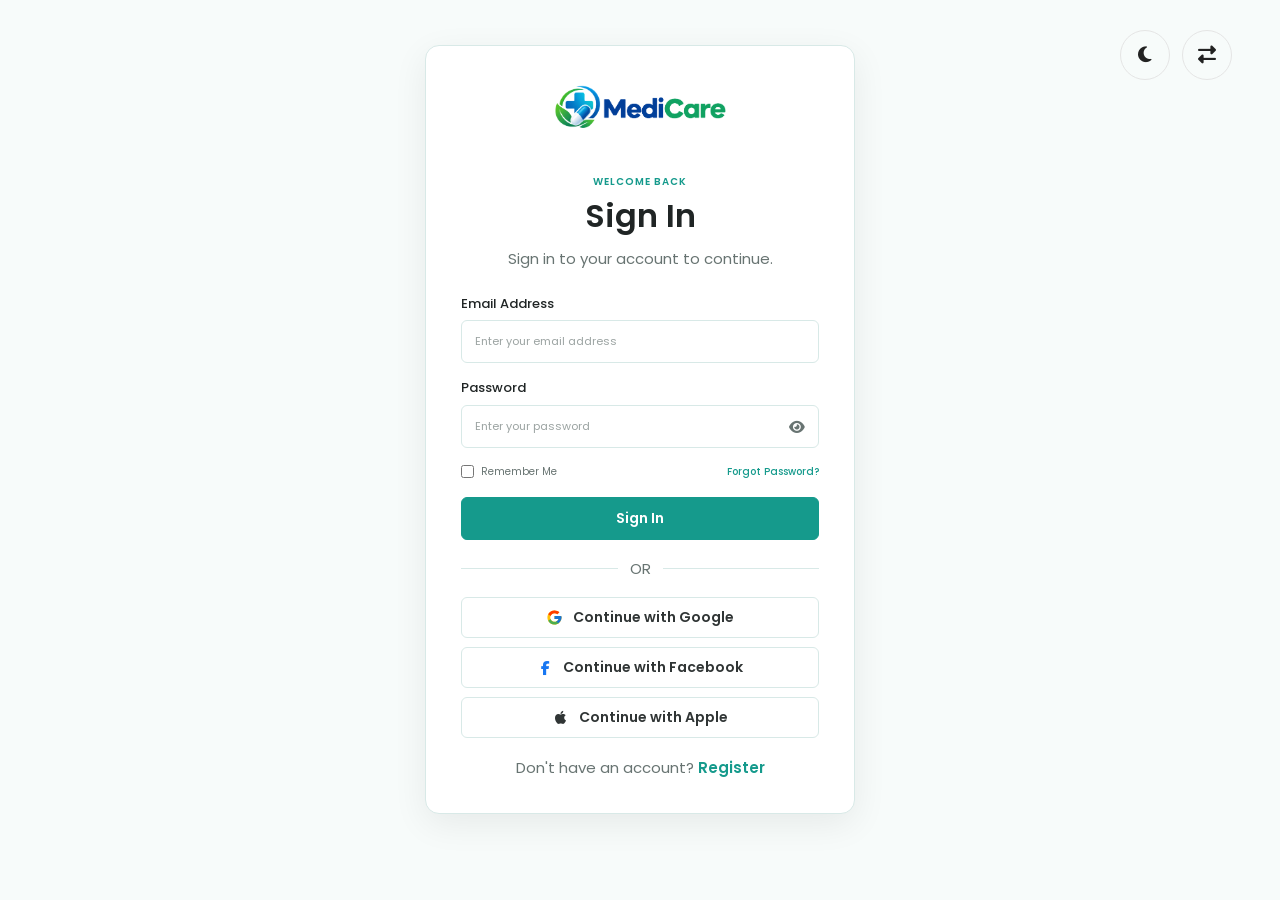
<file: login.html>
<!DOCTYPE html>

<html lang="en">

<head>
  <meta charset="UTF-8">
  <meta name="viewport" content="width=device-width, initial-scale=1.0">
  <title>MediCare Pharmacy | Trusted Healthcare Store</title>

  <!-- Favicon -->

  <link rel="icon" type="image/png" href="images/logo.png">

  <!-- Google Fonts -->

  <link rel="preconnect" href="https://fonts.googleapis.com">

<link rel="preconnect"
      href="https://fonts.gstatic.com"
      crossorigin>

<link href="https://fonts.googleapis.com/css2?family=Poppins:wght@400;500;600;700&display=swap"
      rel="stylesheet">

<link rel="stylesheet"
      href="https://cdnjs.cloudflare.com/ajax/libs/font-awesome/6.5.1/css/all.min.css">


  <!-- CSS -->

  <link rel="stylesheet" href="css/style.css">
  <link rel="stylesheet" href="css/responsive.css">
</head>

<body>
    <!-- ================= AUTH CONTROLS ================= -->

<div class="auth-controls">

    <button
        class="theme-toggle"
        id="themeToggle"
        aria-label="Toggle dark mode"
        type="button"
    >
        <i class="fa-solid fa-moon"></i>
    </button>

    <button
        class="rtl-toggle"
        id="rtlToggle"
        aria-label="Toggle RTL"
        type="button"
    >
        <i class="fa-solid fa-right-left"></i>
    </button>

</div>
<!-- =========================================================
     LOGIN PAGE
     PART 1 - LOGIN CONTAINER + LOGO + FORM + SOCIAL LOGIN
========================================================= -->

<main class="login-page">

    <section class="login-section">

        <div class="login-card">


            <!-- =================================================
                 LOGO INSIDE LOGIN CONTAINER
            ================================================== -->

            <div class="login-logo">

                <a
                    href="index.html"
                    class="login-logo-link"
                >

                    <img
                        src="images/logo.png"
                        alt="MediCare Logo"
                        class="login-logo-image"
                    >

                </a>

            </div>


            <!-- =================================================
                 LOGIN HEADING
            ================================================== -->

            <div class="login-heading">

                <span class="login-subtitle">
                    WELCOME BACK
                </span>

                <h1>
                    Sign In
                </h1>

                <p>
                    Sign in to your account to continue.
                </p>

            </div>


            <!-- =================================================
                 LOGIN FORM
            ================================================== -->

            <form
                class="login-form"
                id="login-form"
                action="#"
                method="post"
            >


                <!-- EMAIL -->

                <div class="login-form-group">

                    <label for="login-email">
                        Email Address
                    </label>

                    <input
                        type="email"
                        id="login-email"
                        name="email"
                        placeholder="Enter your email address"
                        autocomplete="email"
                        required
                    >

                </div>


                <!-- PASSWORD -->

                <div class="login-form-group">

                    <label for="login-password">
                        Password
                    </label>

                    <div class="password-input-wrapper">

                        <input
                            type="password"
                            id="login-password"
                            name="password"
                            placeholder="Enter your password"
                            autocomplete="current-password"
                            required
                        >

                        <button
                            type="button"
                            class="password-toggle"
                            id="password-toggle"
                            aria-label="Show password"
                        >

                            <i class="fas fa-eye"></i>

                        </button>

                    </div>

                </div>


                <!-- =================================================
                     REMEMBER + FORGOT
                ================================================== -->

                <div class="login-options">

                    <label class="remember-me">

                        <input
                            type="checkbox"
                            id="remember-me"
                            name="remember"
                        >

                        <span>
                            Remember Me
                        </span>

                    </label>


                    <a
                        href="forgot-password.html"
                        class="forgot-password"
                    >
                        Forgot Password?
                    </a>

                </div>


                <!-- =================================================
                     SIGN IN
                ================================================== -->

                <button
                    type="submit"
                    class="login-submit"
                >
                    Sign In
                </button>


                <!-- =================================================
                     OR DIVIDER
                ================================================== -->

                <div class="login-divider">

                    <span></span>

                    <p>OR</p>

                    <span></span>

                </div>


                <!-- =================================================
                     SOCIAL LOGIN
                ================================================== -->

                <div class="social-login">


                    <!-- GOOGLE -->

                    <button
                        type="button"
                        class="social-login-btn google-login"
                        aria-label="Continue with Google"
                    >

                        <!-- Original Google G SVG -->

                        <svg
                            class="google-icon"
                            viewBox="0 0 48 48"
                            aria-hidden="true"
                        >

                            <path
                                fill="#FFC107"
                                d="M43.6 20.5H42V20H24v8h11.3
                                C33.6 32.7 29.2 36 24 36
                                c-6.6 0-12-5.4-12-12s5.4-12
                                12-12c3.1 0 5.9 1.2 8 3.1
                                l5.7-5.7C34.2 6.1 29.4 4
                                24 4 12.9 4 4 12.9 4 24
                                s8.9 20 20 20 20-8.9 20-20
                                c0-1.3-.1-2.3-.4-3.5z"
                            />

                            <path
                                fill="#FF3D00"
                                d="M6.3 14.7l6.6 4.8
                                C14.7 16 18.9 12 24 12
                                c3.1 0 5.9 1.2 8 3.1
                                l5.7-5.7C34.2 6.1 29.4 4
                                24 4 16.3 4 9.7 8.3
                                6.3 14.7z"
                            />

                            <path
                                fill="#4CAF50"
                                d="M24 44c5.3 0 10-2 13.3-5.2
                                l-6.1-5.2C29.5 35.1 26.9 36
                                24 36c-5.2 0-9.6-3.3-11.3-8
                                l-6.5 5C9.6 39.4 16.2 44
                                24 44z"
                            />

                            <path
                                fill="#1976D2"
                                d="M43.6 20.5H42V20H24v8h11.3
                                c-1.1 3.1-3.5 5.5-6.1 7.1
                                l6.1 5.2C39.3 36.9 44 31.1
                                44 24c0-1.3-.1-2.3-.4-3.5z"
                            />

                        </svg>

                        <span>
                            Continue with Google
                        </span>

                    </button>


                    <!-- FACEBOOK -->

                    <button
                        type="button"
                        class="social-login-btn facebook-login"
                        aria-label="Continue with Facebook"
                    >

                        <i class="fab fa-facebook-f"></i>

                        <span>
                            Continue with Facebook
                        </span>

                    </button>


                    <!-- APPLE -->

                    <button
                        type="button"
                        class="social-login-btn apple-login"
                        aria-label="Continue with Apple"
                    >

                        <i class="fab fa-apple"></i>

                        <span>
                            Continue with Apple
                        </span>

                    </button>

                </div>


                <!-- =================================================
                     REGISTER
                ================================================== -->

                <div class="login-register">

                    <p>
                        Don't have an account?

                        <a href="register.html">
                            Register
                        </a>
                    </p>

                </div>

            </form>

        </div>

    </section>

</main>


<!-- JS -->

  <script src="js/script.js"></script>

</body>
</html>
</file>
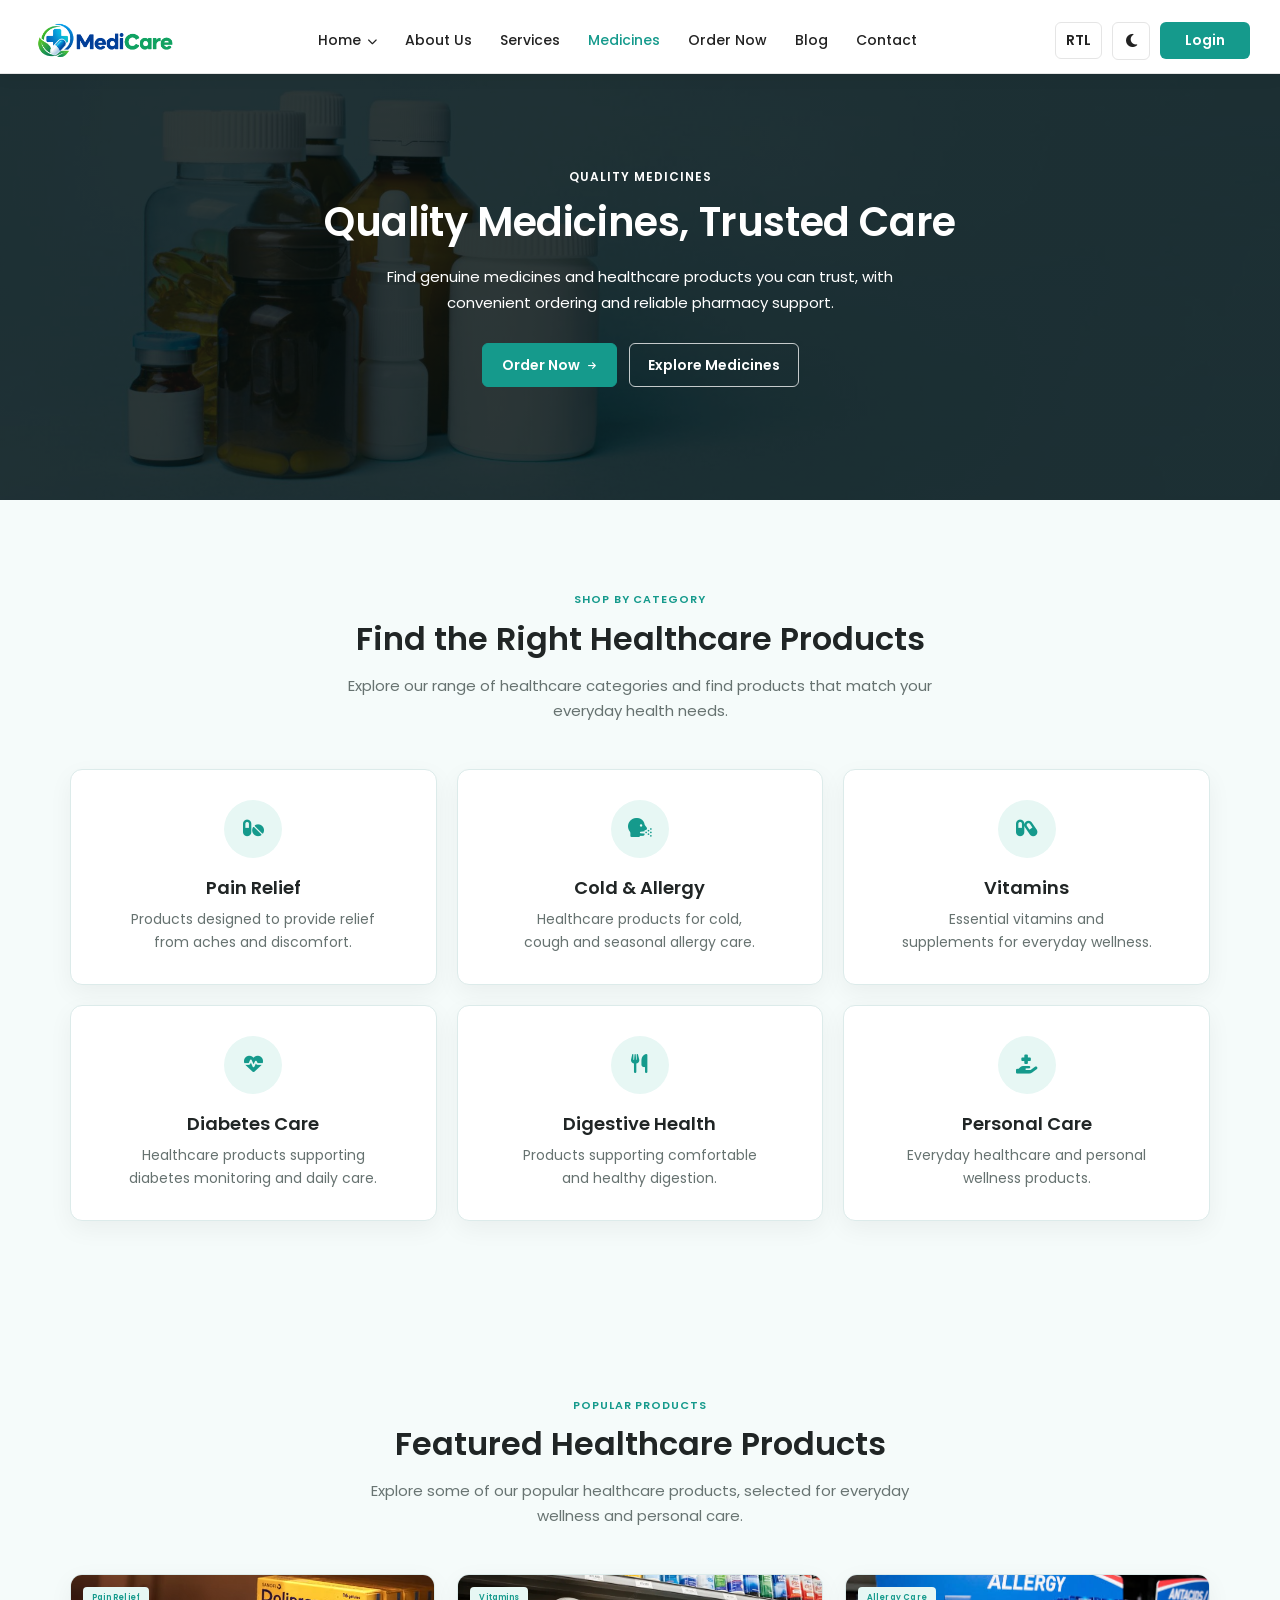
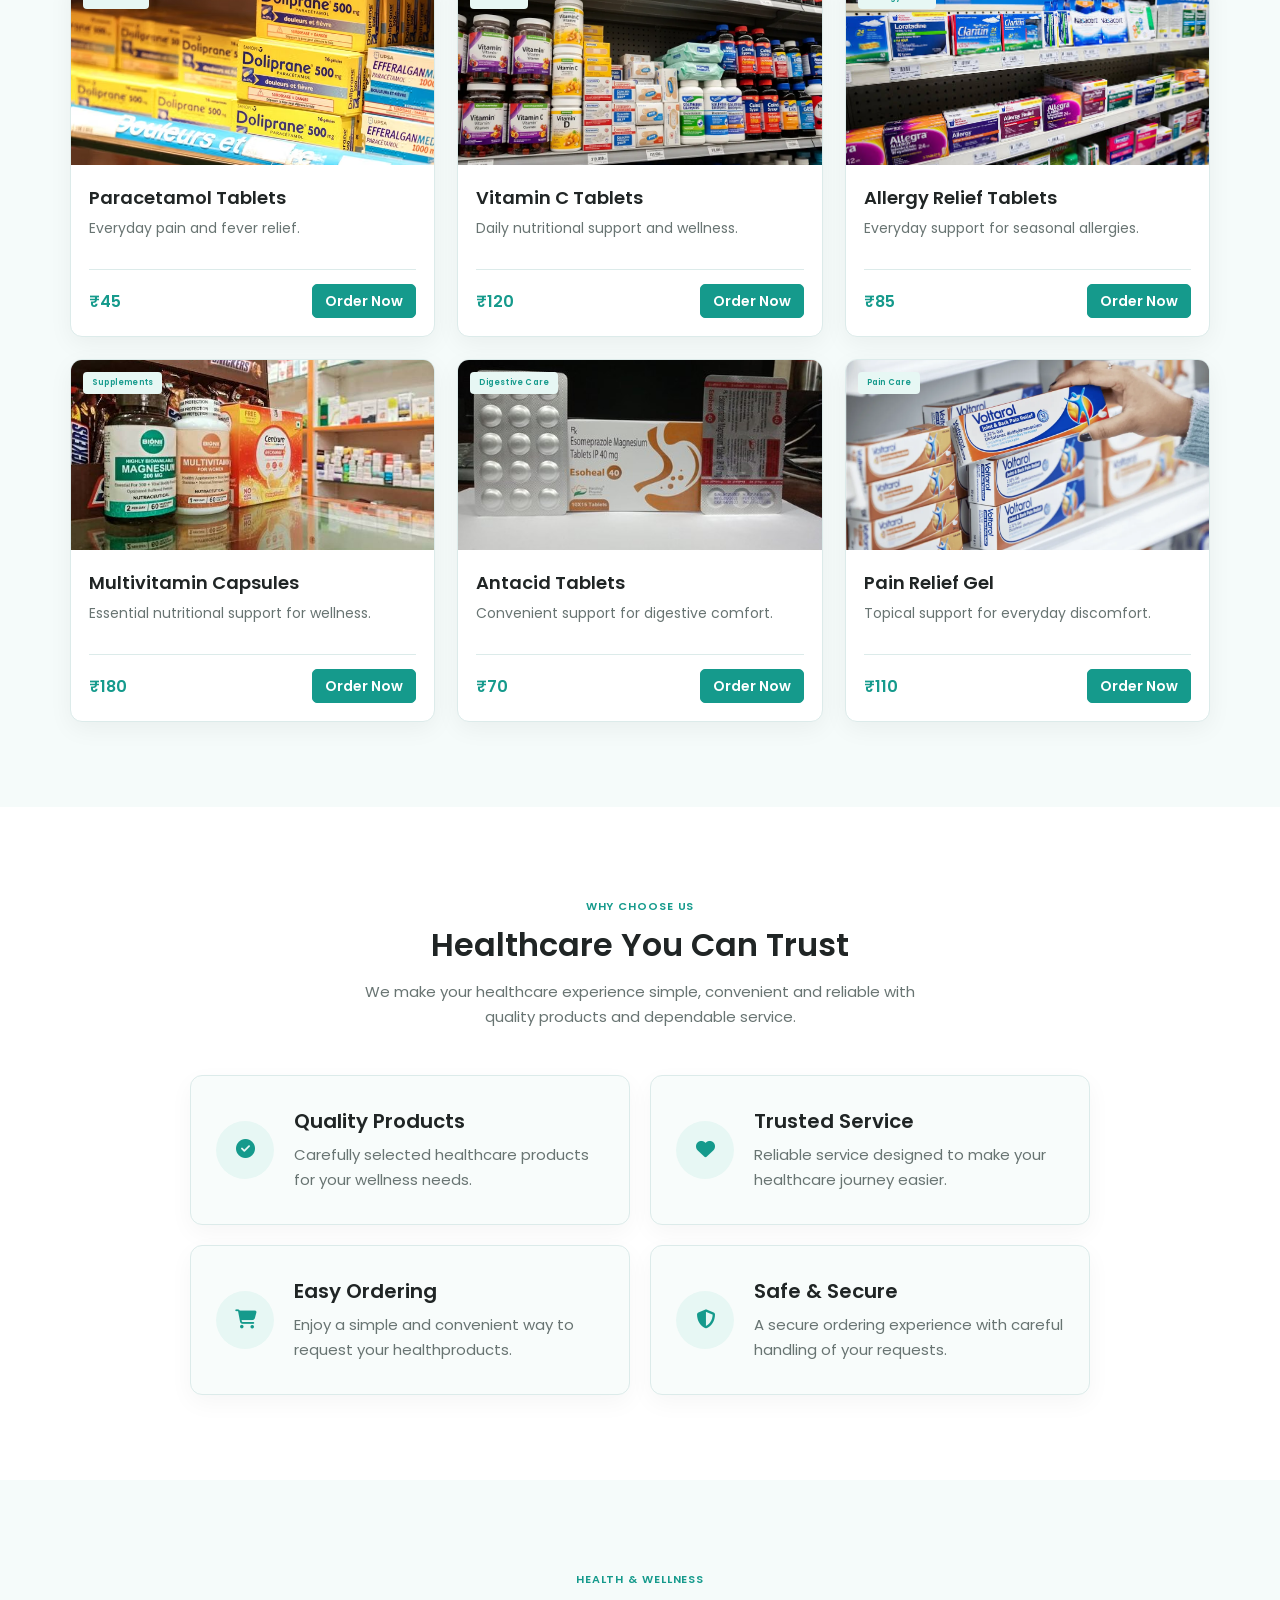
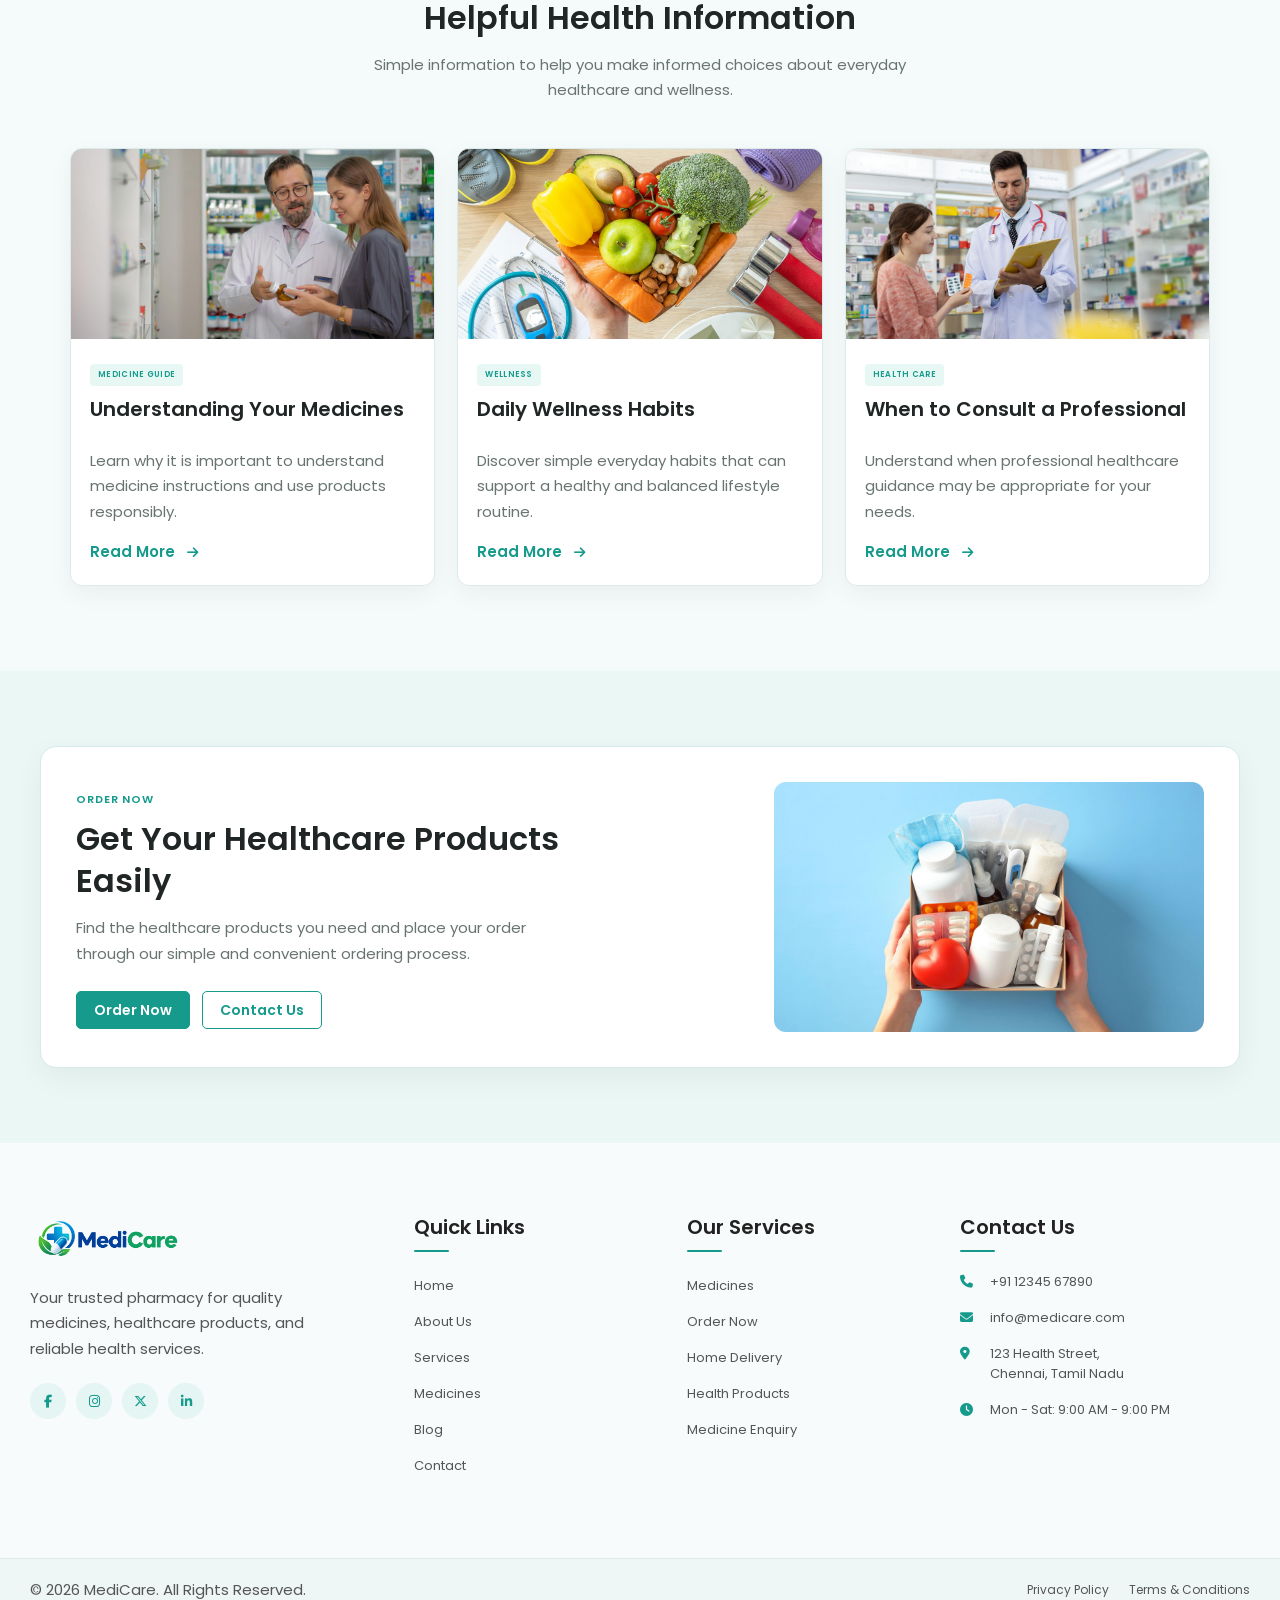
<file: medicines.html>
<!DOCTYPE html>

<html lang="en">

<head>
  <meta charset="UTF-8">
  <meta name="viewport" content="width=device-width, initial-scale=1.0">
  <title>MediCare Pharmacy | Trusted Healthcare Store</title>

  <!-- Favicon -->

  <link rel="icon" type="image/png" href="images/logo.png">

  <!-- Google Fonts -->

  <link rel="preconnect" href="https://fonts.googleapis.com">

<link rel="preconnect"
      href="https://fonts.gstatic.com"
      crossorigin>

<link href="https://fonts.googleapis.com/css2?family=Poppins:wght@400;500;600;700&display=swap"
      rel="stylesheet">

<link rel="stylesheet"
      href="https://cdnjs.cloudflare.com/ajax/libs/font-awesome/6.5.1/css/all.min.css">


  <!-- CSS -->

  <link rel="stylesheet" href="css/style.css">
  <link rel="stylesheet" href="css/responsive.css">
</head>

<body>
<!-- =========================================================
     HEADER
========================================================= -->
<header class="site-header">

    <div class="header-container">

        <!-- Logo -->
        <div class="header-logo">
            <a href="index.html">
                <img src="images/logo.png" alt="Pharmacy Logo">
            </a>
        </div>


        <!-- Navigation -->
        <nav class="main-nav" id="mainNav">

            <ul class="nav-list">

                <!-- Home -->
                <li class="nav-item dropdown">

                    <a href="#"
                       class="nav-link dropdown-toggle">
                        Home
                        <i class="fas fa-chevron-down"></i>
                    </a>

                    <ul class="dropdown-menu">
                        <li>
                            <a href="index.html">Home 1</a>
                        </li>

                        <li>
                            <a href="home2.html">Home 2</a>
                        </li>
                    </ul>

                </li>


                <!-- About Us -->
                <li class="nav-item">
                    <a href="about.html" class="nav-link">
                        About Us
                    </a>
                </li>


                <!-- Services -->
                <li class="nav-item">
                    <a href="services.html" class="nav-link">
                        Services
                    </a>
                </li>


                <!-- Medicines -->
                <li class="nav-item">
                    <a href="medicines.html" class="nav-link active">
                        Medicines
                    </a>
                </li>


                <!-- Prescription -->
                <li class="nav-item">
                    <a href="order.html" class="nav-link">
                        Order Now
                    </a>
                </li>


                <!-- Blog -->
                <li class="nav-item">
                    <a href="blog.html" class="nav-link">
                        Blog
                    </a>
                </li>


                <!-- Contact -->
                <li class="nav-item">
                    <a href="contact.html" class="nav-link">
                        Contact
                    </a>
                </li>

            </ul>


            <!-- =================================================
                 MOBILE ACTION BUTTONS
                 THESE ARE INSIDE HAMBURGER MENU
            ================================================== -->

            <div class="mobile-actions">

                <!-- RTL -->
                <button type="button"
                        class="header-action-btn rtl-toggle"
                        id="mobileRtlToggle">
                    RTL
                </button>


                <!-- Dark Mode -->
                <button type="button"
                        class="header-action-btn theme-toggle"
                        id="mobileThemeToggle"
                        aria-label="Toggle dark mode">

                    <i class="fas fa-moon"></i>

                </button>


                <!-- Login -->
                <a href="login.html"
                   class="login-btn">
                    Login
                </a>

            </div>

        </nav>


        <!-- =================================================
             DESKTOP ACTIONS
        ================================================== -->

        <div class="header-actions">

            <button type="button"
                    class="header-action-btn rtl-toggle"
                    id="rtlToggle">
                RTL
            </button>


            <button type="button"
                    class="header-action-btn theme-toggle"
                    id="themeToggle"
                    aria-label="Toggle dark mode">

                <i class="fas fa-moon"></i>

            </button>


            <a href="login.html"
               class="login-btn">
                Login
            </a>

        </div>


        <!-- =================================================
             HAMBURGER
        ================================================== -->

        <button type="button"
                class="hamburger-btn"
                id="hamburgerBtn"
                aria-label="Open navigation menu"
                aria-controls="mainNav"
                aria-expanded="false">

            <span></span>
            <span></span>
            <span></span>

        </button>

    </div>

</header>
<!-- =========================================================
     MEDICINES PAGE
     SECTION 1 - MEDICINE HERO
     PART 1 - HTML
========================================================= -->

<section class="medicines-hero">

    <div class="medicines-hero-container">

        <div class="medicines-hero-content">

            <span class="medicines-hero-subtitle">
                QUALITY MEDICINES
            </span>

            <h1>
                Quality Medicines,
                <span>Trusted Care</span>
            </h1>

            <p>
                Find genuine medicines and healthcare products
                you can trust, with convenient ordering and
                reliable pharmacy support.
            </p>

            <div class="medicines-hero-buttons">

                <a href="order.html"
                   class="medicines-hero-btn medicines-hero-primary">

                    Order Now

                    <i class="fas fa-arrow-right"></i>

                </a>

                <a href="#medicine-categories"
                   class="medicines-hero-btn medicines-hero-secondary">

                    Explore Medicines

                </a>

            </div>

        </div>

    </div>

</section>
<!-- =========================================================
     MEDICINES PAGE
     SECTION 2 - MEDICINE CATEGORIES
     PART 1 - HTML
========================================================= -->

<section class="medicine-categories" id="medicine-categories">

    <div class="medicine-categories-container">

        <!-- Section Heading -->

        <div class="medicine-categories-heading">

            <span class="medicine-categories-subtitle">
                SHOP BY CATEGORY
            </span>

            <h2>
                Find the Right Healthcare Products
            </h2>

            <p>
                Explore our range of healthcare categories
                and find products that match your everyday
                health needs.
            </p>

        </div>


        <!-- Category Cards -->

        <div class="medicine-categories-grid">


            <!-- Card 1 -->

            <div class="medicine-category-card">

                <div class="medicine-category-icon">
                    <i class="fas fa-pills"></i>
                </div>

                <h3>
                    Pain Relief
                </h3>

                <p>
                    Products designed to provide relief
                    from aches and discomfort.
                </p>

            </div>


            <!-- Card 2 -->

            <div class="medicine-category-card">

                <div class="medicine-category-icon">
                    <i class="fas fa-head-side-cough"></i>
                </div>

                <h3>
                    Cold & Allergy
                </h3>

                <p>
                    Healthcare products for cold,
                    cough and seasonal allergy care.
                </p>

            </div>


            <!-- Card 3 -->

            <div class="medicine-category-card">

                <div class="medicine-category-icon">
                    <i class="fas fa-capsules"></i>
                </div>

                <h3>
                    Vitamins
                </h3>

                <p>
                    Essential vitamins and supplements
                    for everyday wellness.
                </p>

            </div>


            <!-- Card 4 -->

            <div class="medicine-category-card">

                <div class="medicine-category-icon">
                    <i class="fas fa-heartbeat"></i>
                </div>

                <h3>
                    Diabetes Care
                </h3>

                <p>
                    Healthcare products supporting
                    diabetes monitoring and daily care.
                </p>

            </div>


            <!-- Card 5 -->

            <div class="medicine-category-card">

                <div class="medicine-category-icon">
                    <i class="fas fa-utensils"></i>
                </div>

                <h3>
                    Digestive Health
                </h3>

                <p>
                    Products supporting comfortable
                    and healthy digestion.
                </p>

            </div>


            <!-- Card 6 -->

            <div class="medicine-category-card">

                <div class="medicine-category-icon">
                    <i class="fas fa-hand-holding-medical"></i>
                </div>

                <h3>
                    Personal Care
                </h3>

                <p>
                    Everyday healthcare and personal
                    wellness products.
                </p>

            </div>


        </div>

    </div>

</section>
<!=========================================================
   MEDICINES PAGE
   SECTION 3 - POPULAR MEDICINES
   PART 1 - HTML
========================================================= !>

<section class="medicine-products" id="popular-medicines">

    <div class="medicine-products-container">

        <!-- Section Heading -->

        <div class="medicine-products-heading">

            <span class="medicine-products-subtitle">
                POPULAR PRODUCTS
            </span>

            <h2>
                Featured Healthcare Products
            </h2>

            <p>
                Explore some of our popular healthcare products,
                selected for everyday wellness and personal care.
            </p>

        </div>


        <!-- Product Grid -->

        <div class="medicine-products-grid">


            <!-- PRODUCT 1 -->

            <article class="medicine-product-card">

                <div class="medicine-product-image">

                    <img
                        src="images/medicine-paracetamol.jpg"
                        alt="Paracetamol tablets"
                    >

                    <span class="medicine-product-label">
                        Pain Relief
                    </span>

                </div>

                <div class="medicine-product-content">

                    <h3>
                        Paracetamol Tablets
                    </h3>

                    <p>
                        Everyday pain and fever relief.
                    </p>

                    <div class="medicine-product-bottom">

                        <span class="medicine-product-price">
                            ₹45
                        </span>

                        <a href="order.html"
                           class="medicine-product-btn">
                            Order Now
                        </a>

                    </div>

                </div>

            </article>


            <!-- PRODUCT 2 -->

            <article class="medicine-product-card">

                <div class="medicine-product-image">

                    <img
                        src="images/medicine-vitamin-c.jpg"
                        alt="Vitamin C tablets"
                    >

                    <span class="medicine-product-label">
                        Vitamins
                    </span>

                </div>

                <div class="medicine-product-content">

                    <h3>
                        Vitamin C Tablets
                    </h3>

                    <p>
                        Daily nutritional support and wellness.
                    </p>

                    <div class="medicine-product-bottom">

                        <span class="medicine-product-price">
                            ₹120
                        </span>

                        <a href="order.html"
                           class="medicine-product-btn">
                            Order Now
                        </a>

                    </div>

                </div>

            </article>


            <!-- PRODUCT 3 -->

            <article class="medicine-product-card">

                <div class="medicine-product-image">

                    <img
                        src="images/medicine-allergy.jpg"
                        alt="Allergy relief tablets"
                    >

                    <span class="medicine-product-label">
                        Allergy Care
                    </span>

                </div>

                <div class="medicine-product-content">

                    <h3>
                        Allergy Relief Tablets
                    </h3>

                    <p>
                        Everyday support for seasonal allergies.
                    </p>

                    <div class="medicine-product-bottom">

                        <span class="medicine-product-price">
                            ₹85
                        </span>

                        <a href="order.html"
                           class="medicine-product-btn">
                            Order Now
                        </a>

                    </div>

                </div>

            </article>


            <!-- PRODUCT 4 -->

            <article class="medicine-product-card">

                <div class="medicine-product-image">

                    <img
                        src="images/medicine-multivitamin.jpg"
                        alt="Multivitamin capsules"
                    >

                    <span class="medicine-product-label">
                        Supplements
                    </span>

                </div>

                <div class="medicine-product-content">

                    <h3>
                        Multivitamin Capsules
                    </h3>

                    <p>
                        Essential nutritional support for wellness.
                    </p>

                    <div class="medicine-product-bottom">

                        <span class="medicine-product-price">
                            ₹180
                        </span>

                        <a href="order.html"
                           class="medicine-product-btn">
                            Order Now
                        </a>

                    </div>

                </div>

            </article>


            <!-- PRODUCT 5 -->

            <article class="medicine-product-card">

                <div class="medicine-product-image">

                    <img
                        src="images/medicine-antacid.jpg"
                        alt="Antacid tablets"
                    >

                    <span class="medicine-product-label">
                        Digestive Care
                    </span>

                </div>

                <div class="medicine-product-content">

                    <h3>
                        Antacid Tablets
                    </h3>

                    <p>
                        Convenient support for digestive comfort.
                    </p>

                    <div class="medicine-product-bottom">

                        <span class="medicine-product-price">
                            ₹70
                        </span>

                        <a href="order.html"
                           class="medicine-product-btn">
                            Order Now
                        </a>

                    </div>

                </div>

            </article>


            <!-- PRODUCT 6 -->

            <article class="medicine-product-card">

                <div class="medicine-product-image">

                    <img
                        src="images/medicine-pain-gel.jpg"
                        alt="Pain relief gel"
                    >

                    <span class="medicine-product-label">
                        Pain Care
                    </span>

                </div>

                <div class="medicine-product-content">

                    <h3>
                        Pain Relief Gel
                    </h3>

                    <p>
                        Topical support for everyday discomfort.
                    </p>

                    <div class="medicine-product-bottom">

                        <span class="medicine-product-price">
                            ₹110
                        </span>

                        <a href="order.html"
                           class="medicine-product-btn">
                            Order Now
                        </a>

                    </div>

                </div>

            </article>


        </div>

    </div>

</section>
<!-- =========================================================
     MEDICINES PAGE
     SECTION 4 - WHY CHOOSE MEDICARE
     PART 1 - HTML
========================================================= -->

<section class="medicine-why" id="why-medicare">

    <div class="medicine-why-container">

        <!-- Section Heading -->

        <div class="medicine-why-heading">

            <span class="medicine-why-subtitle">
                WHY CHOOSE US
            </span>

            <h2>
                Healthcare You Can Trust
            </h2>

            <p>
                We make your healthcare experience simple,
                convenient and reliable with quality products
                and dependable service.
            </p>

        </div>


        <!-- Feature Grid -->

        <div class="medicine-why-grid">


            <!-- Feature 1 -->

            <div class="medicine-why-card">

                <div class="medicine-why-icon">
                    <i class="fas fa-check-circle"></i>
                </div>

                <div class="medicine-why-content">

                    <h3>
                        Quality Products
                    </h3>

                    <p>
                        Carefully selected healthcare products
                        for your wellness needs.
                    </p>

                </div>

            </div>


            <!-- Feature 2 -->

            <div class="medicine-why-card">

                <div class="medicine-why-icon">
                    <i class="fas fa-heart"></i>
                </div>

                <div class="medicine-why-content">

                    <h3>
                        Trusted Service
                    </h3>

                    <p>
                        Reliable service designed to make
                        your healthcare journey easier.
                    </p>

                </div>

            </div>


            <!-- Feature 3 -->

            <div class="medicine-why-card">

                <div class="medicine-why-icon">
                    <i class="fas fa-shopping-cart"></i>
                </div>

                <div class="medicine-why-content">

                    <h3>
                        Easy Ordering
                    </h3>

                    <p>
                        Enjoy a simple and convenient way
                        to request your healthproducts.
                    </p>

                </div>

            </div>


            <!-- Feature 4 -->

            <div class="medicine-why-card">

                <div class="medicine-why-icon">
                    <i class="fas fa-shield-alt"></i>
                </div>

                <div class="medicine-why-content">

                    <h3>
                        Safe & Secure
                    </h3>

                    <p>
                        A secure ordering experience with
                        careful handling of your requests.
                    </p>

                </div>

            </div>


        </div>

    </div>

</section>
<!-- =========================================================
     MEDICINES PAGE
     SECTION 5 - HEALTH & WELLNESS TIPS
     PART 1 - HTML
========================================================= -->

<section class="medicine-wellness" id="health-wellness">

    <div class="medicine-wellness-container">

        <!-- Section Heading -->

        <div class="medicine-wellness-heading">

            <span class="medicine-wellness-subtitle">
                HEALTH & WELLNESS
            </span>

            <h2>
                Helpful Health Information
            </h2>

            <p>
                Simple information to help you make informed
                choices about everyday healthcare and wellness.
            </p>

        </div>


        <!-- Wellness Cards -->

        <div class="medicine-wellness-grid">


            <!-- Card 1 -->

            <article class="medicine-wellness-card">

                <div class="medicine-wellness-image">

                    <img
                        src="images/medicine-guide.jpg"
                        alt="Healthcare medicine guide"
                    >

                </div>

                <div class="medicine-wellness-content">

                    <span class="medicine-wellness-tag">
                        MEDICINE GUIDE
                    </span>

                    <h3>
                        Understanding Your Medicines
                    </h3>

                    <p>
                        Learn why it is important to understand
                        medicine instructions and use products responsibly.
                    </p>

                    <a href="#" class="medicine-wellness-link">
                        Read More
                        <i class="fas fa-arrow-right"></i>
                    </a>

                </div>

            </article>


            <!-- Card 2 -->

            <article class="medicine-wellness-card">

                <div class="medicine-wellness-image">

                    <img
                        src="images/daily-wellness.jpg"
                        alt="Daily health and wellness"
                    >

                </div>

                <div class="medicine-wellness-content">

                    <span class="medicine-wellness-tag">
                        WELLNESS
                    </span>

                    <h3>
                        Daily Wellness Habits
                    </h3>

                    <p>
                        Discover simple everyday habits that can
                        support a healthy and balanced lifestyle routine.
                    </p>

                    <a href="#" class="medicine-wellness-link">
                        Read More
                        <i class="fas fa-arrow-right"></i>
                    </a>

                </div>

            </article>


            <!-- Card 3 -->

            <article class="medicine-wellness-card">

                <div class="medicine-wellness-image">

                    <img
                        src="images/health-consultation.jpg"
                        alt="Healthcare consultation"
                    >

                </div>

                <div class="medicine-wellness-content">

                    <span class="medicine-wellness-tag">
                        HEALTH CARE
                    </span>

                    <h3>
                        When to Consult a Professional
                    </h3>

                    <p>
                        Understand when professional healthcare
                        guidance may be appropriate for your needs.
                    </p>

                    <a href="#" class="medicine-wellness-link">
                        Read More
                        <i class="fas fa-arrow-right"></i>
                    </a>

                </div>

            </article>


        </div>

    </div>

</section>
<!-- =========================================================
     MEDICINES PAGE
     SECTION 6 - ORDER NOW CTA
     PART 1 - HTML
========================================================= -->

<section class="medicine-order-cta" id="order-now">

    <div class="medicine-order-cta-container">

        <!-- CTA Content -->

        <div class="medicine-order-cta-content">

            <span class="medicine-order-cta-subtitle">
                ORDER NOW
            </span>

            <h2>
                Get Your Healthcare Products Easily
            </h2>

            <p>
                Find the healthcare products you need and
                place your order through our simple and
                convenient ordering process.
            </p>

            <div class="medicine-order-cta-buttons">

                <a href="order.html"
                   class="medicine-order-btn medicine-order-btn-primary">
                    Order Now
                </a>

                <a href="contact.html"
                   class="medicine-order-btn medicine-order-btn-secondary">
                    Contact Us
                </a>

            </div>

        </div>


        <!-- CTA Image -->

        <div class="medicine-order-cta-image">

            <img
                src="images/order-medicines.jpg"
                alt="Healthcare products and pharmacy service"
            >

        </div>

    </div>

</section>
<!-- =========================================================
     FOOTER
========================================================= -->
<footer class="site-footer">

    <div class="footer-container">

        <!-- =========================
             FOOTER BRAND
        ========================== -->
        <div class="footer-column footer-brand">

            <a href="index.html" class="footer-logo">
                <img src="images/logo.png" alt="MediCare Logo">
            </a>

            <p class="footer-description">
                Your trusted pharmacy for quality medicines,
                healthcare products, and reliable health services.
            </p>

            <!-- Social Media -->
            <div class="footer-social">

                <a href="#" aria-label="Facebook">
                    <i class="fab fa-facebook-f"></i>
                </a>

                <a href="#" aria-label="Instagram">
                    <i class="fab fa-instagram"></i>
                </a>

                <a href="#" aria-label="Twitter">
                    <i class="fab fa-x-twitter"></i>
                </a>

                <a href="#" aria-label="LinkedIn">
                    <i class="fab fa-linkedin-in"></i>
                </a>

            </div>

        </div>


        <!-- =========================
             QUICK LINKS
        ========================== -->
        <div class="footer-column">

            <h3 class="footer-title">
                Quick Links
            </h3>

            <ul class="footer-links">

                <li>
                    <a href="index.html">
                        Home
                    </a>
                </li>

                <li>
                    <a href="about.html">
                        About Us
                    </a>
                </li>

                <li>
                    <a href="services.html">
                        Services
                    </a>
                </li>

                <li>
                    <a href="medicines.html">
                        Medicines
                    </a>
                </li>

                <li>
                    <a href="blog.html">
                        Blog
                    </a>
                </li>

                <li>
                    <a href="contact.html">
                        Contact
                    </a>
                </li>

            </ul>

        </div>


        <!-- =========================
             OUR SERVICES
        ========================== -->
        <div class="footer-column">

            <h3 class="footer-title">
                Our Services
            </h3>

            <ul class="footer-links">

                <li>
                    <a href="medicines.html">
                        Medicines
                    </a>
                </li>

                <li>
                    <a href="order.html">
                        Order Now
                    </a>
                </li>

                <li>
                    <a href="#">
                        Home Delivery
                    </a>
                </li>

                <li>
                    <a href="#">
                        Health Products
                    </a>
                </li>

                <li>
                    <a href="#">
                        Medicine Enquiry
                    </a>
                </li>

            </ul>

        </div>


        <!-- =========================
             CONTACT INFORMATION
        ========================== -->
        <div class="footer-column footer-contact">

            <h3 class="footer-title">
                Contact Us
            </h3>

            <ul class="contact-list">

                <li>

                    <i class="fas fa-phone"></i>

                    <a href="tel:+911234567890">
                        +91 12345 67890
                    </a>

                </li>


                <li>

                    <i class="fas fa-envelope"></i>

                    <a href="mailto:info@medicare.com">
                        info@medicare.com
                    </a>

                </li>


                <li>

                    <i class="fas fa-location-dot"></i>

                    <span>
                        123 Health Street,<br>
                        Chennai, Tamil Nadu
                    </span>

                </li>


                <li>

                    <i class="fas fa-clock"></i>

                    <span>
                        Mon - Sat: 9:00 AM - 9:00 PM
                    </span>

                </li>

            </ul>

        </div>

    </div>


    <!-- =========================
         FOOTER BOTTOM
    ========================== -->
    <div class="footer-bottom">

        <div class="footer-bottom-container">

            <p>
                © 2026 MediCare. All Rights Reserved.
            </p>

            <div class="footer-bottom-links">

                <a href="#">
                    Privacy Policy
                </a>

                <a href="#">
                    Terms & Conditions
                </a>

            </div>

        </div>

    </div>

</footer>


 <!-- JS -->
<!-- Scroll To Top -->
<button id="scrollTopBtn" class="scroll-top-btn" aria-label="Scroll to top">
    <i class="fas fa-arrow-up"></i>
</button>
  <script src="js/script.js"></script>

</body>
</html>
</file>
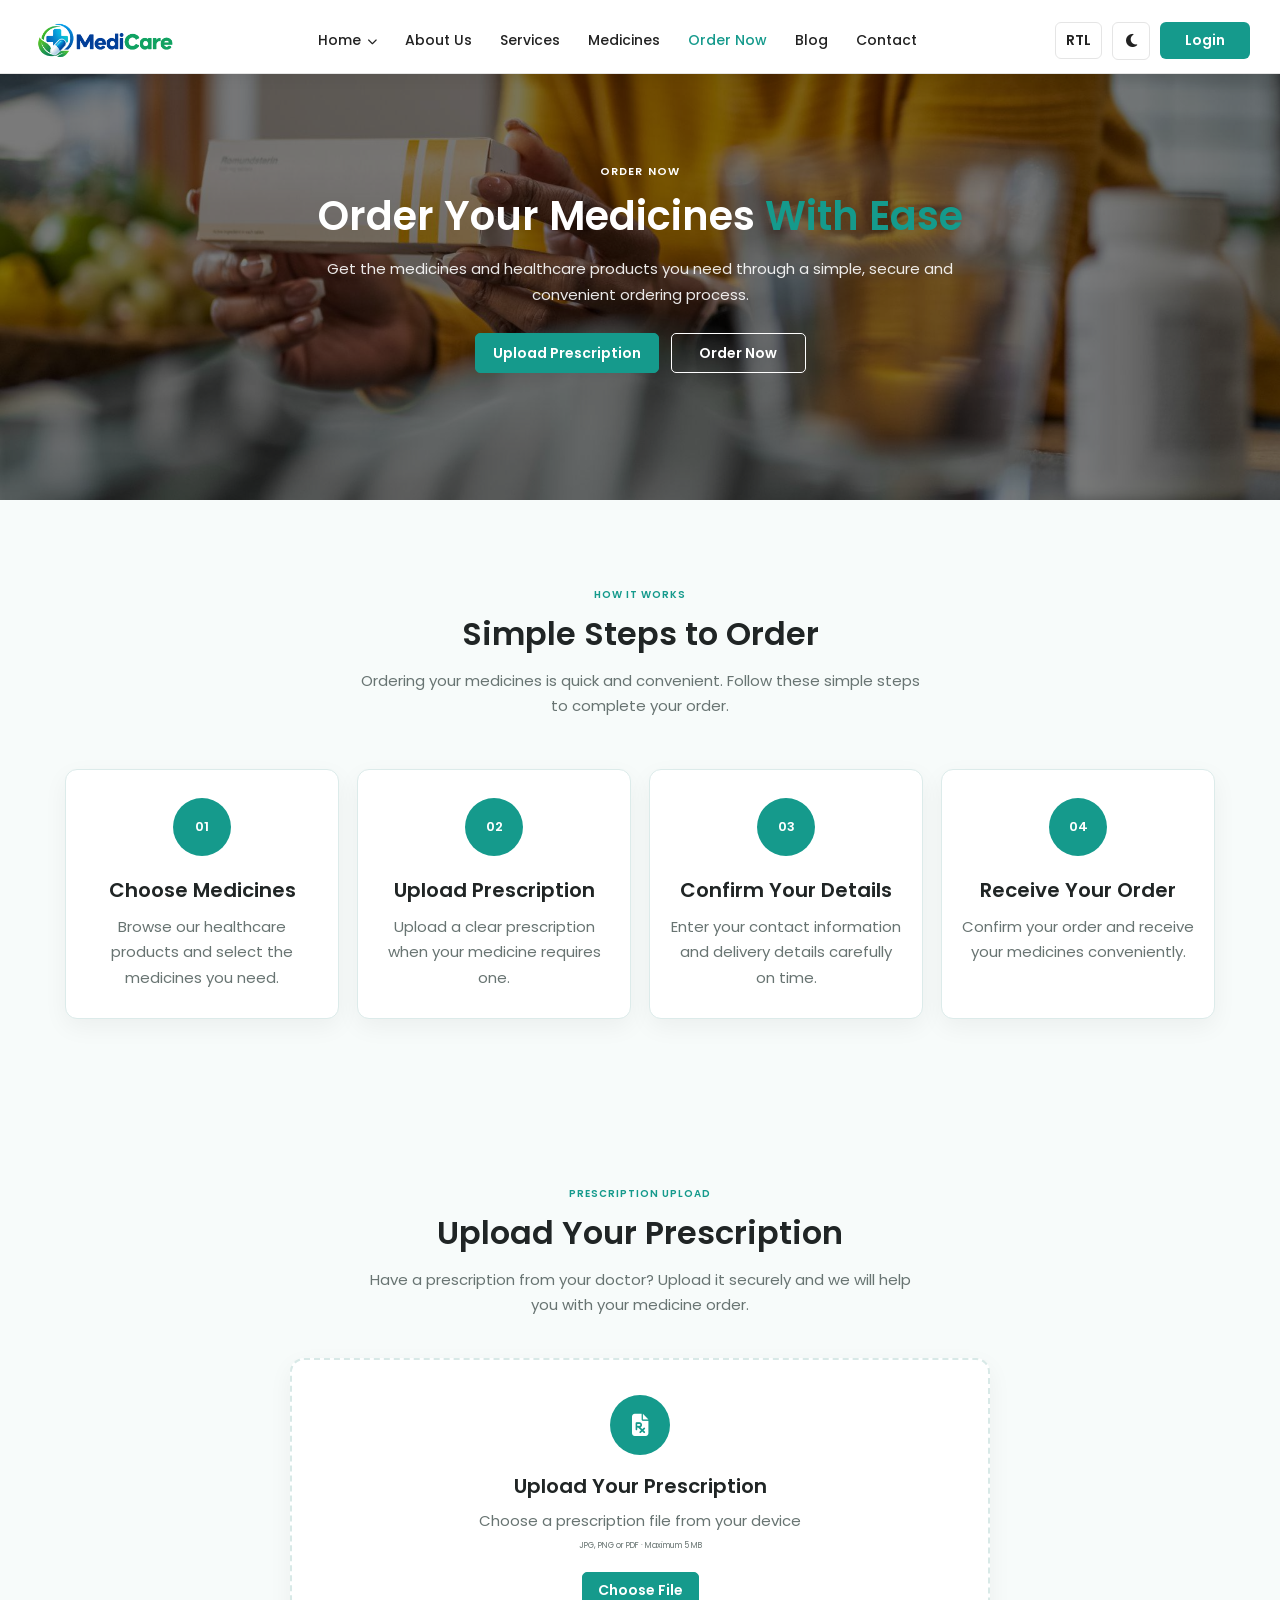
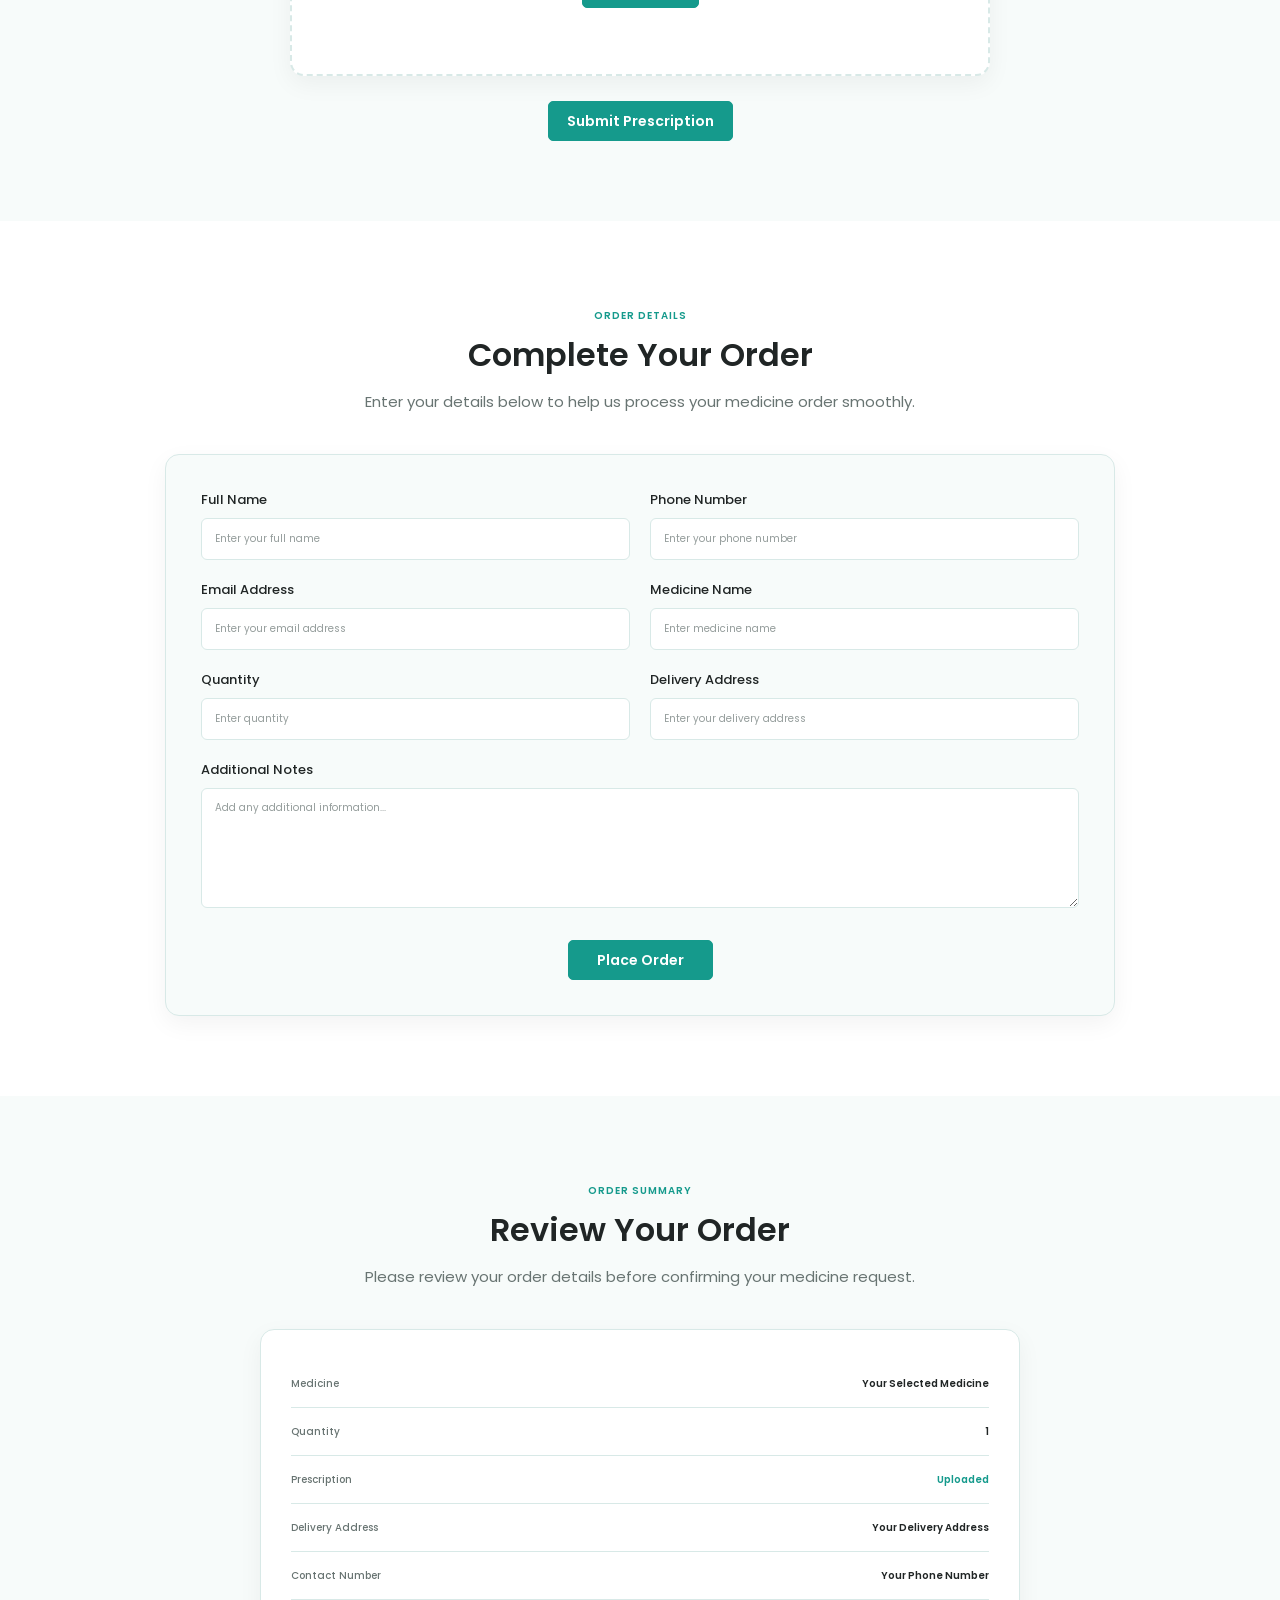
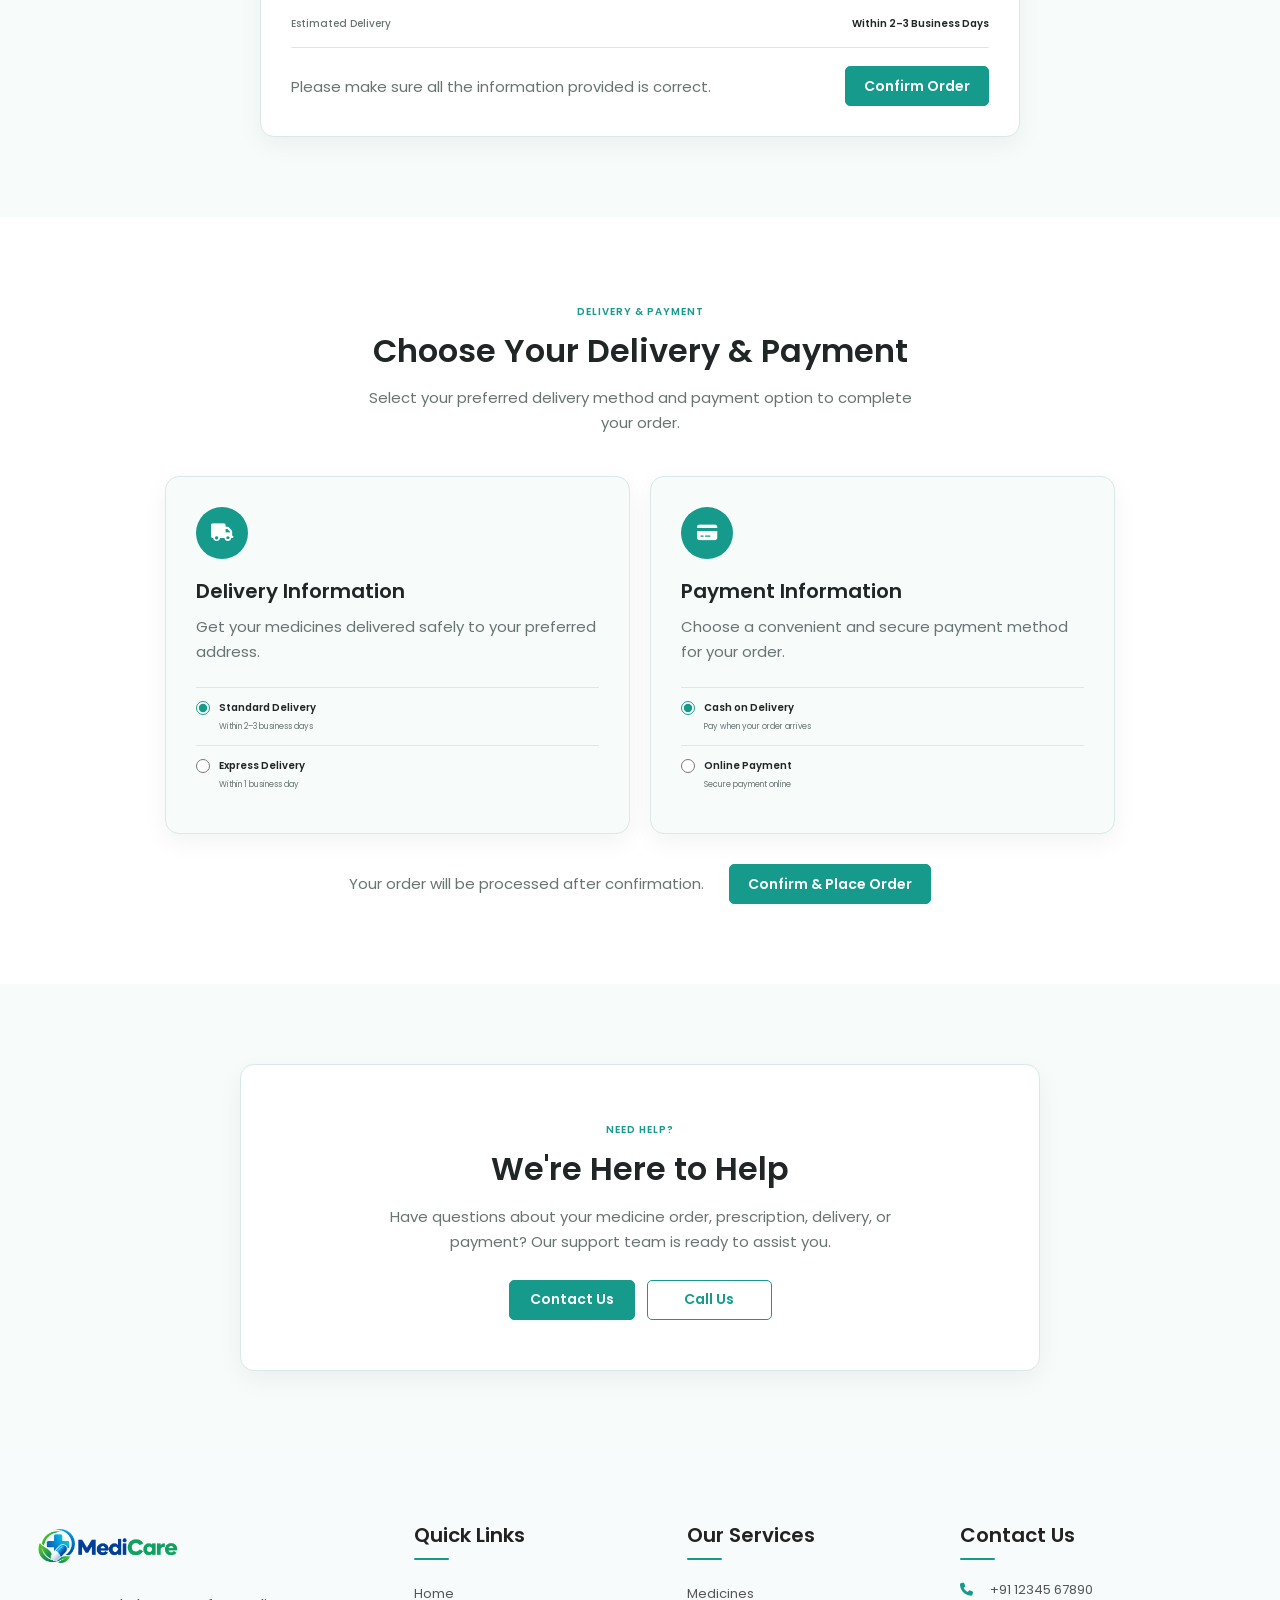
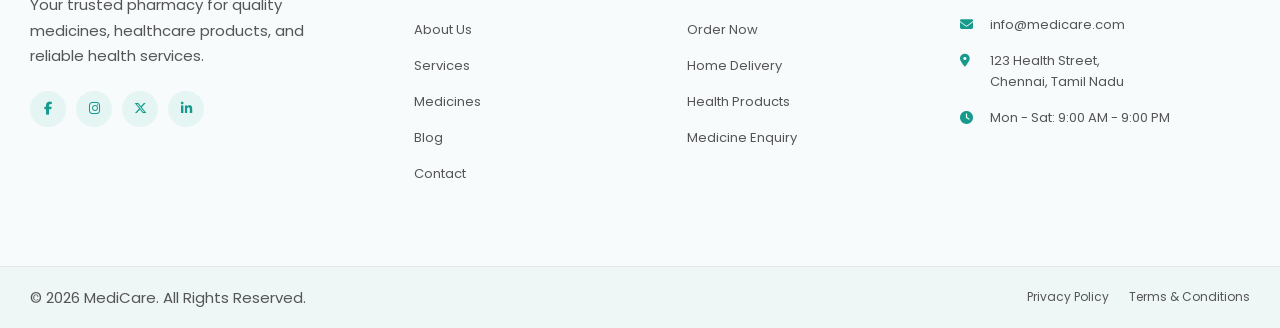
<file: order.html>
<!DOCTYPE html>

<html lang="en">

<head>
  <meta charset="UTF-8">
  <meta name="viewport" content="width=device-width, initial-scale=1.0">
  <title>MediCare Pharmacy | Trusted Healthcare Store</title>

  <!-- Favicon -->

  <link rel="icon" type="image/png" href="images/logo.png">

  <!-- Google Fonts -->

  <link rel="preconnect" href="https://fonts.googleapis.com">

<link rel="preconnect"
      href="https://fonts.gstatic.com"
      crossorigin>

<link href="https://fonts.googleapis.com/css2?family=Poppins:wght@400;500;600;700&display=swap"
      rel="stylesheet">

<link rel="stylesheet"
      href="https://cdnjs.cloudflare.com/ajax/libs/font-awesome/6.5.1/css/all.min.css">


  <!-- CSS -->

  <link rel="stylesheet" href="css/style.css">
  <link rel="stylesheet" href="css/responsive.css">
</head>

<body>
<!-- =========================================================
     HEADER
========================================================= -->
<header class="site-header">

    <div class="header-container">

        <!-- Logo -->
        <div class="header-logo">
            <a href="index.html">
                <img src="images/logo.png" alt="Pharmacy Logo">
            </a>
        </div>


        <!-- Navigation -->
        <nav class="main-nav" id="mainNav">

            <ul class="nav-list">

                <!-- Home -->
                <li class="nav-item dropdown">

                    <a href="#"
                       class="nav-link dropdown-toggle">
                        Home
                        <i class="fas fa-chevron-down"></i>
                    </a>

                    <ul class="dropdown-menu">
                        <li>
                            <a href="index.html">Home 1</a>
                        </li>

                        <li>
                            <a href="home2.html">Home 2</a>
                        </li>
                    </ul>

                </li>


                <!-- About Us -->
                <li class="nav-item">
                    <a href="about.html" class="nav-link">
                        About Us
                    </a>
                </li>


                <!-- Services -->
                <li class="nav-item">
                    <a href="services.html" class="nav-link">
                        Services
                    </a>
                </li>


                <!-- Medicines -->
                <li class="nav-item">
                    <a href="medicines.html" class="nav-link">
                        Medicines
                    </a>
                </li>


                <!-- Prescription -->
                <li class="nav-item">
                    <a href="order.html" class="nav-link active">
                        Order Now
                    </a>
                </li>


                <!-- Blog -->
                <li class="nav-item">
                    <a href="blog.html" class="nav-link">
                        Blog
                    </a>
                </li>


                <!-- Contact -->
                <li class="nav-item">
                    <a href="contact.html" class="nav-link">
                        Contact
                    </a>
                </li>

            </ul>


            <!-- =================================================
                 MOBILE ACTION BUTTONS
                 THESE ARE INSIDE HAMBURGER MENU
            ================================================== -->

            <div class="mobile-actions">

                <!-- RTL -->
                <button type="button"
                        class="header-action-btn rtl-toggle"
                        id="mobileRtlToggle">
                    RTL
                </button>


                <!-- Dark Mode -->
                <button type="button"
                        class="header-action-btn theme-toggle"
                        id="mobileThemeToggle"
                        aria-label="Toggle dark mode">

                    <i class="fas fa-moon"></i>

                </button>


                <!-- Login -->
                <a href="login.html"
                   class="login-btn">
                    Login
                </a>

            </div>

        </nav>


        <!-- =================================================
             DESKTOP ACTIONS
        ================================================== -->

        <div class="header-actions">

            <button type="button"
                    class="header-action-btn rtl-toggle"
                    id="rtlToggle">
                RTL
            </button>


            <button type="button"
                    class="header-action-btn theme-toggle"
                    id="themeToggle"
                    aria-label="Toggle dark mode">

                <i class="fas fa-moon"></i>

            </button>


            <a href="login.html"
               class="login-btn">
                Login
            </a>

        </div>


        <!-- =================================================
             HAMBURGER
        ================================================== -->

        <button type="button"
                class="hamburger-btn"
                id="hamburgerBtn"
                aria-label="Open navigation menu"
                aria-controls="mainNav"
                aria-expanded="false">

            <span></span>
            <span></span>
            <span></span>

        </button>

    </div>

</header>
<!-- =========================================================
     ORDER NOW PAGE
     HERO SECTION
     PART 1 - HTML
========================================================= -->

<section class="order-page-hero">

    <div class="order-page-hero-overlay"></div>

    <div class="order-page-hero-container">

        <div class="order-page-hero-content">

            <span class="order-page-hero-subtitle">
                ORDER NOW
            </span>

            <h1>
                Order Your Medicines
                <span>With Ease</span>
            </h1>

            <p>
                Get the medicines and healthcare products you need
                through a simple, secure and convenient ordering process.
            </p>

            <div class="order-page-hero-buttons">

                <a href="#prescription-upload"
                   class="order-page-hero-btn order-page-hero-btn-primary">
                    Upload Prescription
                </a>

                <a href="#order-details"
                   class="order-page-hero-btn order-page-hero-btn-outline">
                    Order Now
                </a>

            </div>

        </div>

    </div>

</section>
<!-- =========================================================
     ORDER NOW PAGE
     SECTION 2 - HOW IT WORKS
     PART 1 - HTML
========================================================= -->

<section class="order-how-it-works">

    <div class="order-how-container">

        <!-- Section Heading -->

        <div class="order-how-heading">

            <span class="order-how-subtitle">
                HOW IT WORKS
            </span>

            <h2>
                Simple Steps to Order
            </h2>

            <p>
                Ordering your medicines is quick and convenient.
                Follow these simple steps to complete your order.
            </p>

        </div>


        <!-- Steps -->

        <div class="order-how-steps">

            <!-- Step 1 -->

            <div class="order-how-step">

                <div class="order-how-icon">
                    <span>01</span>
                </div>

                <div class="order-how-content">

                    <h3>
                        Choose Medicines
                    </h3>

                    <p>
                        Browse our healthcare products and
                        select the medicines you need.
                    </p>

                </div>

            </div>


            <!-- Step 2 -->

            <div class="order-how-step">

                <div class="order-how-icon">
                    <span>02</span>
                </div>

                <div class="order-how-content">

                    <h3>
                        Upload Prescription
                    </h3>

                    <p>
                        Upload a clear prescription when
                        your medicine requires one.
                    </p>

                </div>

            </div>


            <!-- Step 3 -->

            <div class="order-how-step">

                <div class="order-how-icon">
                    <span>03</span>
                </div>

                <div class="order-how-content">

                    <h3>
                        Confirm Your Details
                    </h3>

                    <p>
                        Enter your contact information and
                        delivery details carefully on time.
                    </p>

                </div>

            </div>


            <!-- Step 4 -->

            <div class="order-how-step">

                <div class="order-how-icon">
                    <span>04</span>
                </div>

                <div class="order-how-content">

                    <h3>
                        Receive Your Order
                    </h3>

                    <p>
                        Confirm your order and receive your
                        medicines conveniently.
                    </p>

                </div>

            </div>

        </div>

    </div>

</section>
<!-- =========================================================
     ORDER NOW PAGE
     SECTION 3 - PRESCRIPTION UPLOAD
     PART 1 - HTML
========================================================= -->

<section class="prescription-upload" id="prescription-upload">

    <div class="prescription-upload-container">

        <!-- Section Heading -->

        <div class="prescription-upload-heading">

            <span class="prescription-upload-subtitle">
                PRESCRIPTION UPLOAD
            </span>

            <h2>
                Upload Your Prescription
            </h2>

            <p>
                Have a prescription from your doctor?
                Upload it securely and we will help you
                with your medicine order.
            </p>

        </div>


        <!-- Upload Area -->

        <div class="prescription-upload-box">

            <div class="prescription-upload-icon">
                <i class="fas fa-file-prescription"></i>
            </div>

            <h3>
                Upload Your Prescription
            </h3>

            <p>
                Choose a prescription file from your device
            </p>

            <span class="prescription-upload-format">
                JPG, PNG or PDF · Maximum 5 MB
            </span>


            <!-- File Input -->

            <label
                for="prescription-file"
                class="prescription-choose-btn">
                Choose File
            </label>

            <input
                type="file"
                id="prescription-file"
                name="prescription"
                accept=".jpg,.jpeg,.png,.pdf"
                hidden
            >


            <!-- Selected File -->

            <div
                class="prescription-file-name"
                id="prescription-file-name">
            </div>

        </div>


        <!-- Submit Button -->

        <div class="prescription-upload-action">

            <button
                type="button"
                class="prescription-submit-btn">
                Submit Prescription
            </button>

        </div>

    </div>

</section>
<!-- =========================================================
     ORDER NOW PAGE
     SECTION 4 - ORDER DETAILS
     PART 1 - HTML
========================================================= -->

<section class="order-details" id="order-details">

    <div class="order-details-container">

        <!-- Section Heading -->

        <div class="order-details-heading">

            <span class="order-details-subtitle">
                ORDER DETAILS
            </span>

            <h2>
                Complete Your Order
            </h2>

            <p>
                Enter your details below to help us process
                your medicine order smoothly.
            </p>

        </div>


        <!-- Order Form -->

        <form class="order-details-form">

            <!-- Personal Details -->

            <div class="order-form-row">

                <div class="order-form-group">

                    <label for="order-name">
                        Full Name
                    </label>

                    <input
                        type="text"
                        id="order-name"
                        name="name"
                        placeholder="Enter your full name"
                    >

                </div>


                <div class="order-form-group">

                    <label for="order-phone">
                        Phone Number
                    </label>

                    <input
                        type="tel"
                        id="order-phone"
                        name="phone"
                        placeholder="Enter your phone number"
                    >

                </div>

            </div>


            <!-- Email + Medicine -->

            <div class="order-form-row">

                <div class="order-form-group">

                    <label for="order-email">
                        Email Address
                    </label>

                    <input
                        type="email"
                        id="order-email"
                        name="email"
                        placeholder="Enter your email address"
                    >

                </div>


                <div class="order-form-group">

                    <label for="medicine-name">
                        Medicine Name
                    </label>

                    <input
                        type="text"
                        id="medicine-name"
                        name="medicine"
                        placeholder="Enter medicine name"
                    >

                </div>

            </div>


            <!-- Quantity -->

            <div class="order-form-row">

                <div class="order-form-group">

                    <label for="medicine-quantity">
                        Quantity
                    </label>

                    <input
                        type="number"
                        id="medicine-quantity"
                        name="quantity"
                        min="1"
                        placeholder="Enter quantity"
                    >

                </div>


                <div class="order-form-group">

                    <label for="delivery-address">
                        Delivery Address
                    </label>

                    <input
                        type="text"
                        id="delivery-address"
                        name="address"
                        placeholder="Enter your delivery address"
                    >

                </div>

            </div>


            <!-- Additional Notes -->

            <div class="order-form-group order-form-full">

                <label for="order-notes">
                    Additional Notes
                </label>

                <textarea
                    id="order-notes"
                    name="notes"
                    rows="5"
                    placeholder="Add any additional information..."
                ></textarea>

            </div>


            <!-- Submit -->

            <div class="order-form-submit">

                <button
                    type="submit"
                    class="order-place-btn">
                    Place Order
                </button>

            </div>

        </form>

    </div>

</section>
<!-- =========================================================
     ORDER NOW PAGE
     SECTION 5 - ORDER SUMMARY
     PART 1 - HTML
========================================================= -->

<section class="order-summary">

    <div class="order-summary-container">

        <!-- Section Heading -->

        <div class="order-summary-heading">

            <span class="order-summary-subtitle">
                ORDER SUMMARY
            </span>

            <h2>
                Review Your Order
            </h2>

            <p>
                Please review your order details before
                confirming your medicine request.
            </p>

        </div>


        <!-- Summary Card -->

        <div class="order-summary-card">

            <!-- Medicine Information -->

            <div class="order-summary-item">

                <div class="order-summary-label">
                    Medicine
                </div>

                <div class="order-summary-value">
                    Your Selected Medicine
                </div>

            </div>


            <!-- Quantity -->

            <div class="order-summary-item">

                <div class="order-summary-label">
                    Quantity
                </div>

                <div class="order-summary-value">
                    1
                </div>

            </div>


            <!-- Prescription -->

            <div class="order-summary-item">

                <div class="order-summary-label">
                    Prescription
                </div>

                <div class="order-summary-value
                            order-prescription-status">
                    Uploaded
                </div>

            </div>


            <!-- Delivery -->

            <div class="order-summary-item">

                <div class="order-summary-label">
                    Delivery Address
                </div>

                <div class="order-summary-value">
                    Your Delivery Address
                </div>

            </div>


            <!-- Contact -->

            <div class="order-summary-item">

                <div class="order-summary-label">
                    Contact Number
                </div>

                <div class="order-summary-value">
                    Your Phone Number
                </div>

            </div>


            <!-- Delivery Time -->

            <div class="order-summary-item">

                <div class="order-summary-label">
                    Estimated Delivery
                </div>

                <div class="order-summary-value">
                    Within 2–3 Business Days
                </div>

            </div>


            <!-- Divider -->

            <div class="order-summary-divider"></div>


            <!-- Confirmation -->

            <div class="order-summary-confirm">

                <p>
                    Please make sure all the information
                    provided is correct.
                </p>

                <button
                    type="button"
                    class="order-confirm-btn">
                    Confirm Order
                </button>

            </div>

        </div>

    </div>

</section>
<!-- =========================================================
     ORDER NOW PAGE
     SECTION 6 - DELIVERY & PAYMENT
     PART 1 - HTML
========================================================= -->

<section class="delivery-payment" id="delivery-payment">

    <div class="delivery-payment-container">

        <!-- Section Heading -->

        <div class="delivery-payment-heading">

            <span class="delivery-payment-subtitle">
                DELIVERY & PAYMENT
            </span>

            <h2>
                Choose Your Delivery & Payment
            </h2>

            <p>
                Select your preferred delivery method and
                payment option to complete your order.
            </p>

        </div>


        <!-- Information Cards -->

        <div class="delivery-payment-grid">

            <!-- Delivery Card -->

            <div class="delivery-payment-card">

                <div class="delivery-payment-icon">
                    <i class="fas fa-truck"></i>
                </div>

                <h3>
                    Delivery Information
                </h3>

                <p>
                    Get your medicines delivered safely
                    to your preferred address.
                </p>


                <!-- Delivery Options -->

                <div class="delivery-option">

                    <label>
                        <input
                            type="radio"
                            name="delivery-method"
                            value="standard"
                            checked
                        >

                        <span>
                            Standard Delivery
                        </span>

                    </label>

                    <small>
                        Within 2–3 business days
                    </small>

                </div>


                <div class="delivery-option">

                    <label>
                        <input
                            type="radio"
                            name="delivery-method"
                            value="express"
                        >

                        <span>
                            Express Delivery
                        </span>

                    </label>

                    <small>
                        Within 1 business day
                    </small>

                </div>

            </div>


            <!-- Payment Card -->

            <div class="delivery-payment-card">

                <div class="delivery-payment-icon">
                    <i class="fas fa-credit-card"></i>
                </div>

                <h3>
                    Payment Information
                </h3>

                <p>
                    Choose a convenient and secure payment
                    method for your order.
                </p>


                <!-- Payment Options -->

                <div class="payment-option">

                    <label>
                        <input
                            type="radio"
                            name="payment-method"
                            value="cod"
                            checked
                        >

                        <span>
                            Cash on Delivery
                        </span>

                    </label>

                    <small>
                        Pay when your order arrives
                    </small>

                </div>


                <div class="payment-option">

                    <label>
                        <input
                            type="radio"
                            name="payment-method"
                            value="online"
                        >

                        <span>
                            Online Payment
                        </span>

                    </label>

                    <small>
                        Secure payment online
                    </small>

                </div>

            </div>

        </div>


        <!-- Confirmation -->

        <div class="delivery-payment-confirm">

            <p>
                Your order will be processed after
                confirmation.
            </p>

            <button
                type="button"
                class="delivery-place-btn">
                Confirm & Place Order
            </button>

        </div>

    </div>

</section>
<!-- =========================================================
     ORDER NOW PAGE
     SECTION 7 - HELP CTA
     PART 1 - HTML
========================================================= -->

<section class="order-help" id="order-help">

    <div class="order-help-container">

        <div class="order-help-content">

            <span class="order-help-subtitle">
                NEED HELP?
            </span>

            <h2>
                We're Here to Help
            </h2>

            <p>
                Have questions about your medicine order,
                prescription, delivery, or payment?
                Our support team is ready to assist you.
            </p>

            <div class="order-help-buttons">

                <a href="contact.html"
                   class="order-help-btn order-help-contact">
                    Contact Us
                </a>

                <a href="tel:+1234567890"
                   class="order-help-btn order-help-call">
                    Call Us
                </a>

            </div>

        </div>

    </div>

</section>
<!-- =========================================================
     FOOTER
========================================================= -->
<footer class="site-footer">

    <div class="footer-container">

        <!-- =========================
             FOOTER BRAND
        ========================== -->
        <div class="footer-column footer-brand">

            <a href="index.html" class="footer-logo">
                <img src="images/logo.png" alt="MediCare Logo">
            </a>

            <p class="footer-description">
                Your trusted pharmacy for quality medicines,
                healthcare products, and reliable health services.
            </p>

            <!-- Social Media -->
            <div class="footer-social">

                <a href="#" aria-label="Facebook">
                    <i class="fab fa-facebook-f"></i>
                </a>

                <a href="#" aria-label="Instagram">
                    <i class="fab fa-instagram"></i>
                </a>

                <a href="#" aria-label="Twitter">
                    <i class="fab fa-x-twitter"></i>
                </a>

                <a href="#" aria-label="LinkedIn">
                    <i class="fab fa-linkedin-in"></i>
                </a>

            </div>

        </div>


        <!-- =========================
             QUICK LINKS
        ========================== -->
        <div class="footer-column">

            <h3 class="footer-title">
                Quick Links
            </h3>

            <ul class="footer-links">

                <li>
                    <a href="index.html">
                        Home
                    </a>
                </li>

                <li>
                    <a href="about.html">
                        About Us
                    </a>
                </li>

                <li>
                    <a href="services.html">
                        Services
                    </a>
                </li>

                <li>
                    <a href="medicines.html">
                        Medicines
                    </a>
                </li>

                <li>
                    <a href="blog.html">
                        Blog
                    </a>
                </li>

                <li>
                    <a href="contact.html">
                        Contact
                    </a>
                </li>

            </ul>

        </div>


        <!-- =========================
             OUR SERVICES
        ========================== -->
        <div class="footer-column">

            <h3 class="footer-title">
                Our Services
            </h3>

            <ul class="footer-links">

                <li>
                    <a href="medicines.html">
                        Medicines
                    </a>
                </li>

                <li>
                    <a href="order.html">
                        Order Now
                    </a>
                </li>

                <li>
                    <a href="#">
                        Home Delivery
                    </a>
                </li>

                <li>
                    <a href="#">
                        Health Products
                    </a>
                </li>

                <li>
                    <a href="#">
                        Medicine Enquiry
                    </a>
                </li>

            </ul>

        </div>


        <!-- =========================
             CONTACT INFORMATION
        ========================== -->
        <div class="footer-column footer-contact">

            <h3 class="footer-title">
                Contact Us
            </h3>

            <ul class="contact-list">

                <li>

                    <i class="fas fa-phone"></i>

                    <a href="tel:+911234567890">
                        +91 12345 67890
                    </a>

                </li>


                <li>

                    <i class="fas fa-envelope"></i>

                    <a href="mailto:info@medicare.com">
                        info@medicare.com
                    </a>

                </li>


                <li>

                    <i class="fas fa-location-dot"></i>

                    <span>
                        123 Health Street,<br>
                        Chennai, Tamil Nadu
                    </span>

                </li>


                <li>

                    <i class="fas fa-clock"></i>

                    <span>
                        Mon - Sat: 9:00 AM - 9:00 PM
                    </span>

                </li>

            </ul>

        </div>

    </div>


    <!-- =========================
         FOOTER BOTTOM
    ========================== -->
    <div class="footer-bottom">

        <div class="footer-bottom-container">

            <p>
                © 2026 MediCare. All Rights Reserved.
            </p>

            <div class="footer-bottom-links">

                <a href="#">
                    Privacy Policy
                </a>

                <a href="#">
                    Terms & Conditions
                </a>

            </div>

        </div>

    </div>

</footer>


 <!-- JS -->

  <script src="js/script.js"></script>

</body>
</html>
</file>
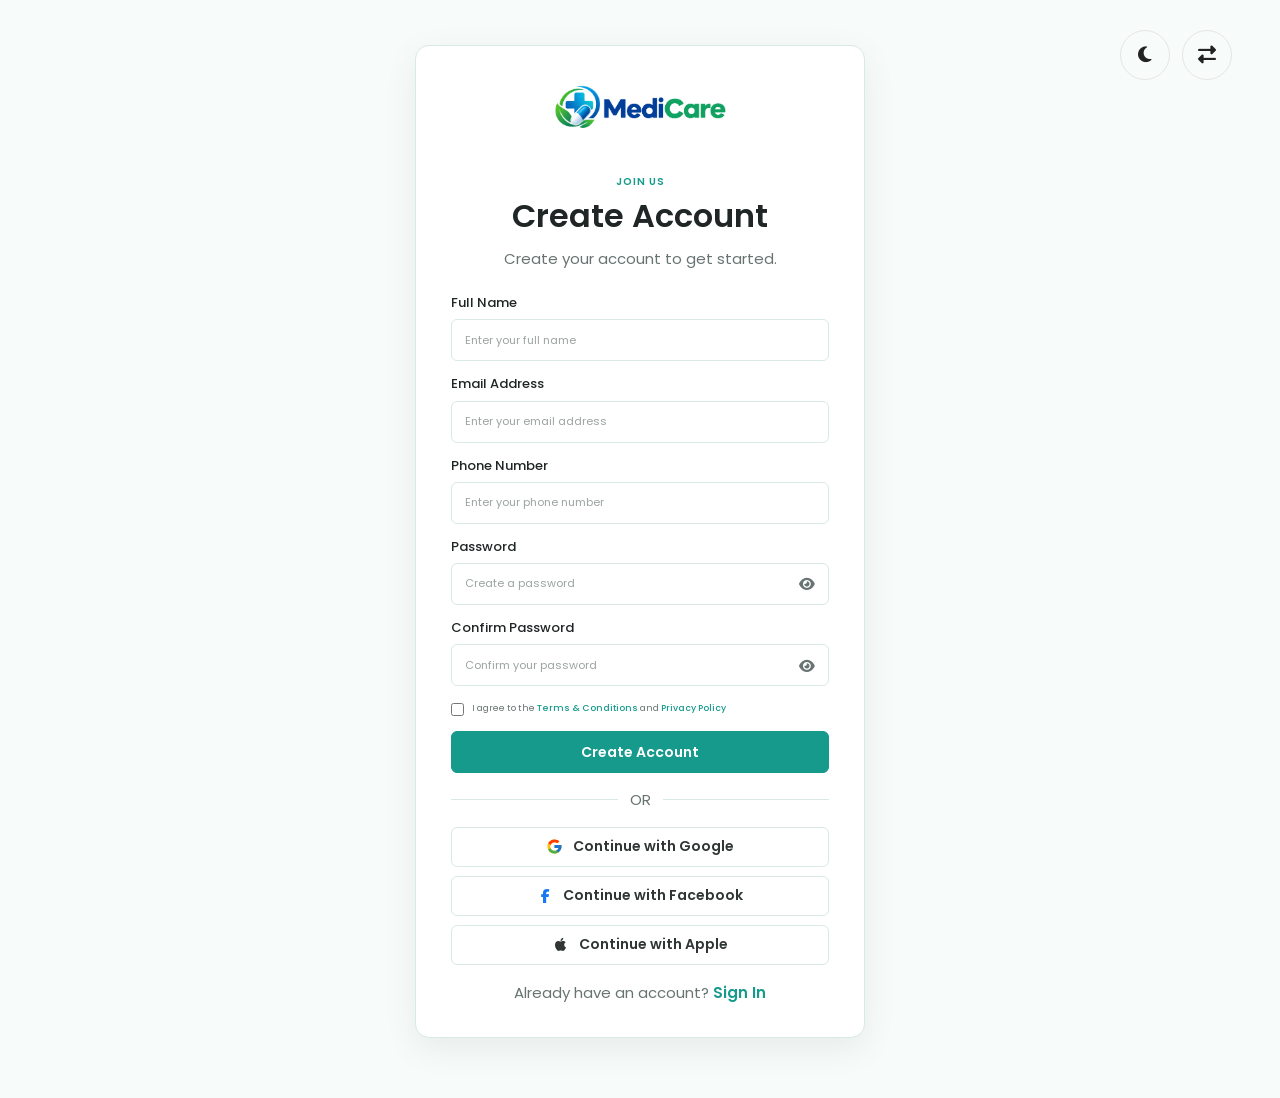
<file: register.html>
<!DOCTYPE html>

<html lang="en">

<head>
  <meta charset="UTF-8">
  <meta name="viewport" content="width=device-width, initial-scale=1.0">
  <title>MediCare Pharmacy | Trusted Healthcare Store</title>

  <!-- Favicon -->

  <link rel="icon" type="image/png" href="images/logo.png">

  <!-- Google Fonts -->

  <link rel="preconnect" href="https://fonts.googleapis.com">

<link rel="preconnect"
      href="https://fonts.gstatic.com"
      crossorigin>

<link href="https://fonts.googleapis.com/css2?family=Poppins:wght@400;500;600;700&display=swap"
      rel="stylesheet">

<link rel="stylesheet"
      href="https://cdnjs.cloudflare.com/ajax/libs/font-awesome/6.5.1/css/all.min.css">


  <!-- CSS -->

  <link rel="stylesheet" href="css/style.css">
  <link rel="stylesheet" href="css/responsive.css">
</head>

<body>
    <!-- ================= AUTH CONTROLS ================= -->

<div class="auth-controls">

    <button
        class="theme-toggle"
        id="themeToggle"
        aria-label="Toggle dark mode"
        type="button"
    >
        <i class="fa-solid fa-moon"></i>
    </button>

    <button
        class="rtl-toggle"
        id="rtlToggle"
        aria-label="Toggle RTL"
        type="button"
    >
        <i class="fa-solid fa-right-left"></i>
    </button>

</div>
<!-- =========================================================
     REGISTER PAGE
     PART 1 - LOGO + REGISTER FORM + SOCIAL LOGIN
========================================================= -->

<main class="register-page">

    <section class="register-section">

        <div class="register-card">


            <!-- =================================================
                 LOGO INSIDE CONTAINER
            ================================================== -->

            <div class="register-logo">

                <a
                    href="index.html"
                    class="register-logo-link"
                >

                    <img
                        src="images/logo.png"
                        alt="MediCare Logo"
                        class="register-logo-image"
                    >

                </a>

            </div>


            <!-- =================================================
                 REGISTER HEADING
            ================================================== -->

            <div class="register-heading">

                <span class="register-subtitle">
                    JOIN US
                </span>

                <h1>
                    Create Account
                </h1>

                <p>
                    Create your account to get started.
                </p>

            </div>


            <!-- =================================================
                 REGISTER FORM
            ================================================== -->

            <form
                class="register-form"
                id="register-form"
                action="#"
                method="post"
            >


                <!-- =================================================
                     FULL NAME
                ================================================== -->

                <div class="register-form-group">

                    <label for="register-name">
                        Full Name
                    </label>

                    <input
                        type="text"
                        id="register-name"
                        name="name"
                        placeholder="Enter your full name"
                        autocomplete="name"
                        required
                    >

                </div>


                <!-- =================================================
                     EMAIL
                ================================================== -->

                <div class="register-form-group">

                    <label for="register-email">
                        Email Address
                    </label>

                    <input
                        type="email"
                        id="register-email"
                        name="email"
                        placeholder="Enter your email address"
                        autocomplete="email"
                        required
                    >

                </div>


                <!-- =================================================
                     PHONE
                ================================================== -->

                <div class="register-form-group">

                    <label for="register-phone">
                        Phone Number
                    </label>

                    <input
                        type="tel"
                        id="register-phone"
                        name="phone"
                        placeholder="Enter your phone number"
                        autocomplete="tel"
                    >

                </div>


                <!-- =================================================
                     PASSWORD
                ================================================== -->

                <div class="register-form-group">

                    <label for="register-password">
                        Password
                    </label>

                    <div class="register-password-wrapper">

                        <input
                            type="password"
                            id="register-password"
                            name="password"
                            placeholder="Create a password"
                            autocomplete="new-password"
                            required
                        >

                        <button
                            type="button"
                            class="register-password-toggle"
                            data-target="register-password"
                            aria-label="Show password"
                        >

                            <i class="fas fa-eye"></i>

                        </button>

                    </div>

                </div>


                <!-- =================================================
                     CONFIRM PASSWORD
                ================================================== -->

                <div class="register-form-group">

                    <label for="register-confirm-password">
                        Confirm Password
                    </label>

                    <div class="register-password-wrapper">

                        <input
                            type="password"
                            id="register-confirm-password"
                            name="confirm_password"
                            placeholder="Confirm your password"
                            autocomplete="new-password"
                            required
                        >

                        <button
                            type="button"
                            class="register-password-toggle"
                            data-target="register-confirm-password"
                            aria-label="Show password"
                        >

                            <i class="fas fa-eye"></i>

                        </button>

                    </div>

                </div>


                <!-- =================================================
                     TERMS
                ================================================== -->

                <label class="register-terms">

                    <input
                        type="checkbox"
                        id="register-terms"
                        name="terms"
                        required
                    >

                    <span>
                        I agree to the
                        <a href="terms.html">
                            Terms & Conditions
                        </a>
                        and
                        <a href="privacy.html">
                            Privacy Policy
                        </a>
                    </span>

                </label>


                <!-- =================================================
                     CREATE ACCOUNT
                ================================================== -->

                <button
                    type="submit"
                    class="register-submit"
                >
                    Create Account
                </button>


                <!-- =================================================
                     OR DIVIDER
                ================================================== -->

                <div class="register-divider">

                    <span></span>

                    <p>OR</p>

                    <span></span>

                </div>


                <!-- =================================================
                     SOCIAL REGISTER
                ================================================== -->

                <div class="register-social-login">


                    <!-- GOOGLE -->

                    <button
                        type="button"
                        class="register-social-btn google-register"
                        aria-label="Continue with Google"
                    >

                        <svg
                            class="register-google-icon"
                            viewBox="0 0 48 48"
                            aria-hidden="true"
                        >

                            <path
                                fill="#FFC107"
                                d="M43.6 20.5H42V20H24v8h11.3
                                C33.6 32.7 29.2 36 24 36
                                c-6.6 0-12-5.4-12-12s5.4-12
                                12-12c3.1 0 5.9 1.2 8 3.1
                                l5.7-5.7C34.2 6.1 29.4 4
                                24 4 12.9 4 4 12.9 4 24
                                s8.9 20 20 20 20-8.9 20-20
                                c0-1.3-.1-2.3-.4-3.5z"
                            />

                            <path
                                fill="#FF3D00"
                                d="M6.3 14.7l6.6 4.8
                                C14.7 16 18.9 12 24 12
                                c3.1 0 5.9 1.2 8 3.1
                                l5.7-5.7C34.2 6.1 29.4 4
                                24 4 16.3 4 9.7 8.3
                                6.3 14.7z"
                            />

                            <path
                                fill="#4CAF50"
                                d="M24 44c5.3 0 10-2 13.3-5.2
                                l-6.1-5.2C29.5 35.1 26.9 36
                                24 36c-5.2 0-9.6-3.3-11.3-8
                                l-6.5 5C9.6 39.4 16.2 44
                                24 44z"
                            />

                            <path
                                fill="#1976D2"
                                d="M43.6 20.5H42V20H24v8h11.3
                                c-1.1 3.1-3.5 5.5-6.1 7.1
                                l6.1 5.2C39.3 36.9 44 31.1
                                44 24c0-1.3-.1-2.3-.4-3.5z"
                            />

                        </svg>

                        <span>
                            Continue with Google
                        </span>

                    </button>


                    <!-- FACEBOOK -->

                    <button
                        type="button"
                        class="register-social-btn facebook-register"
                        aria-label="Continue with Facebook"
                    >

                        <i class="fab fa-facebook-f"></i>

                        <span>
                            Continue with Facebook
                        </span>

                    </button>


                    <!-- APPLE -->

                    <button
                        type="button"
                        class="register-social-btn apple-register"
                        aria-label="Continue with Apple"
                    >

                        <i class="fab fa-apple"></i>

                        <span>
                            Continue with Apple
                        </span>

                    </button>

                </div>


                <!-- =================================================
                     LOGIN LINK
                ================================================== -->

                <div class="register-login">

                    <p>
                        Already have an account?

                        <a href="login.html">
                            Sign In
                        </a>
                    </p>

                </div>

            </form>

        </div>

    </section>

</main>


<!-- JS -->

  <script src="js/script.js"></script>

</body>
</html>
</file>
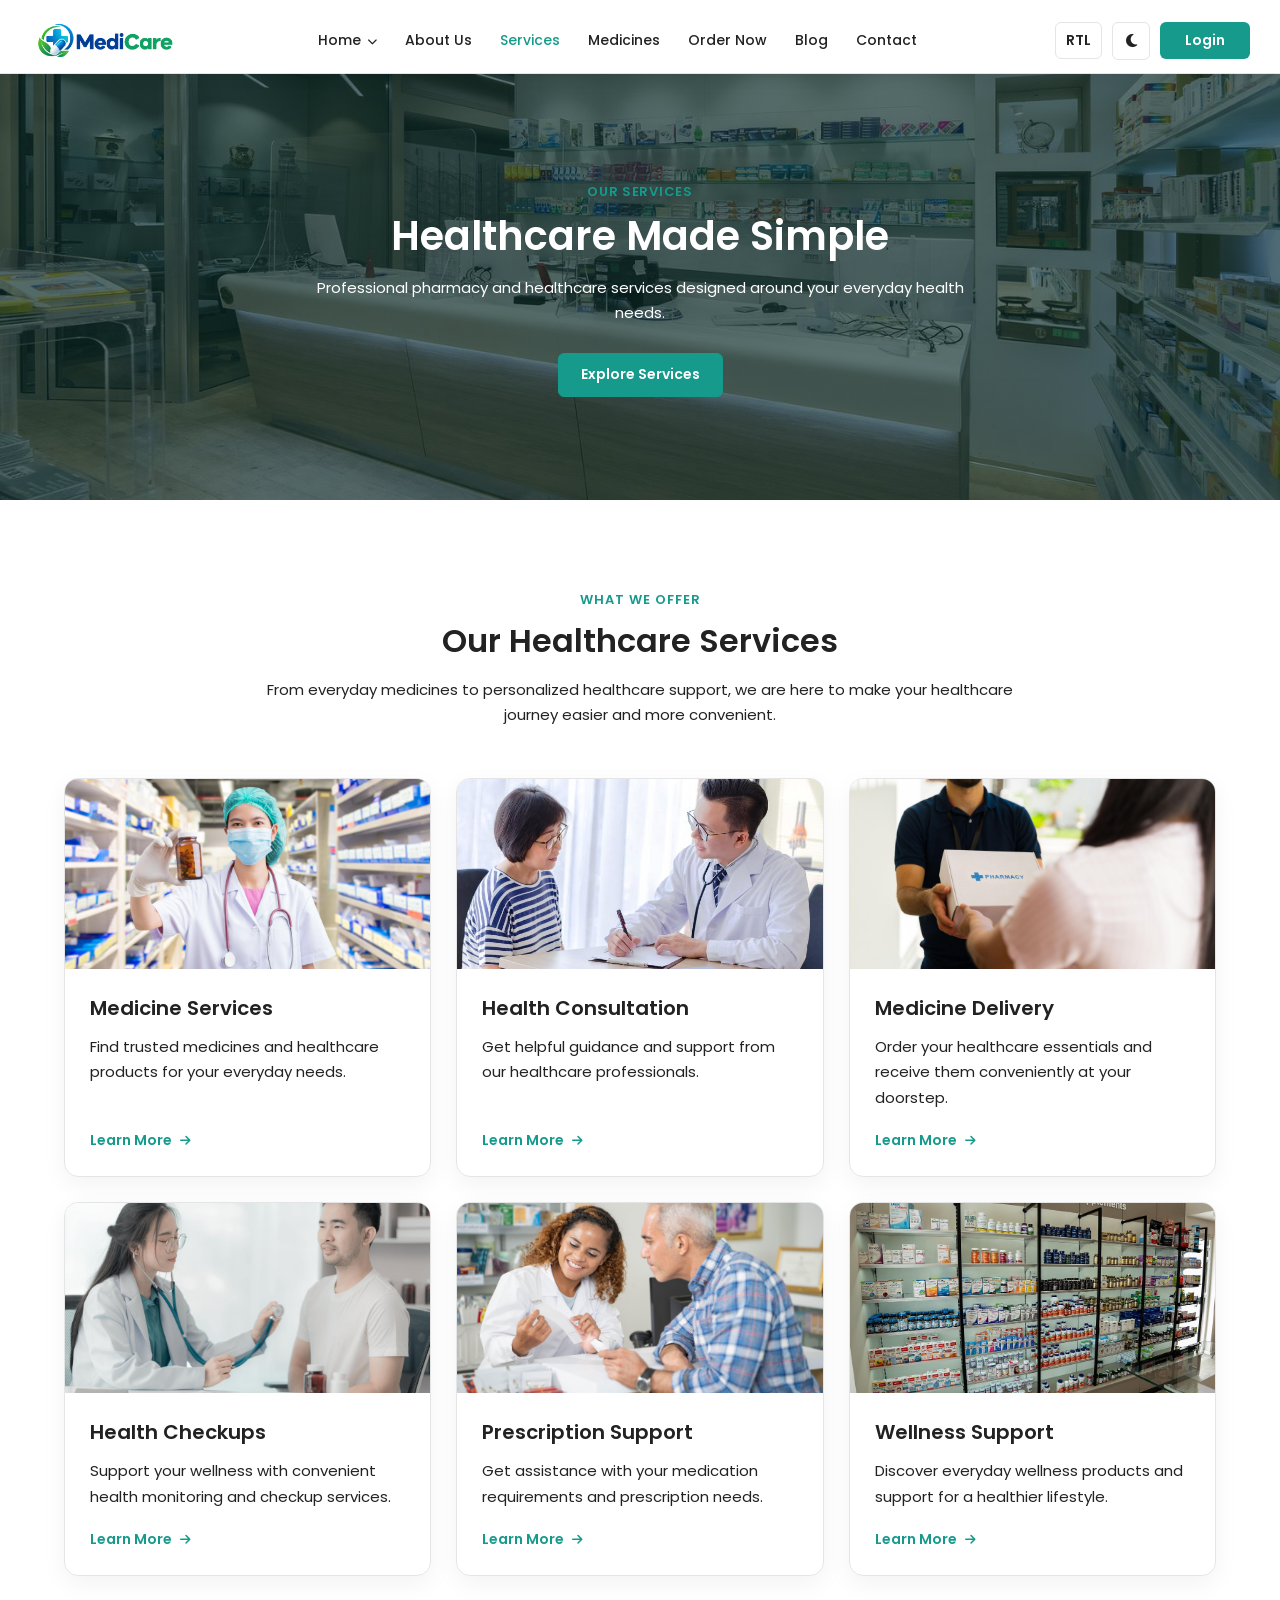
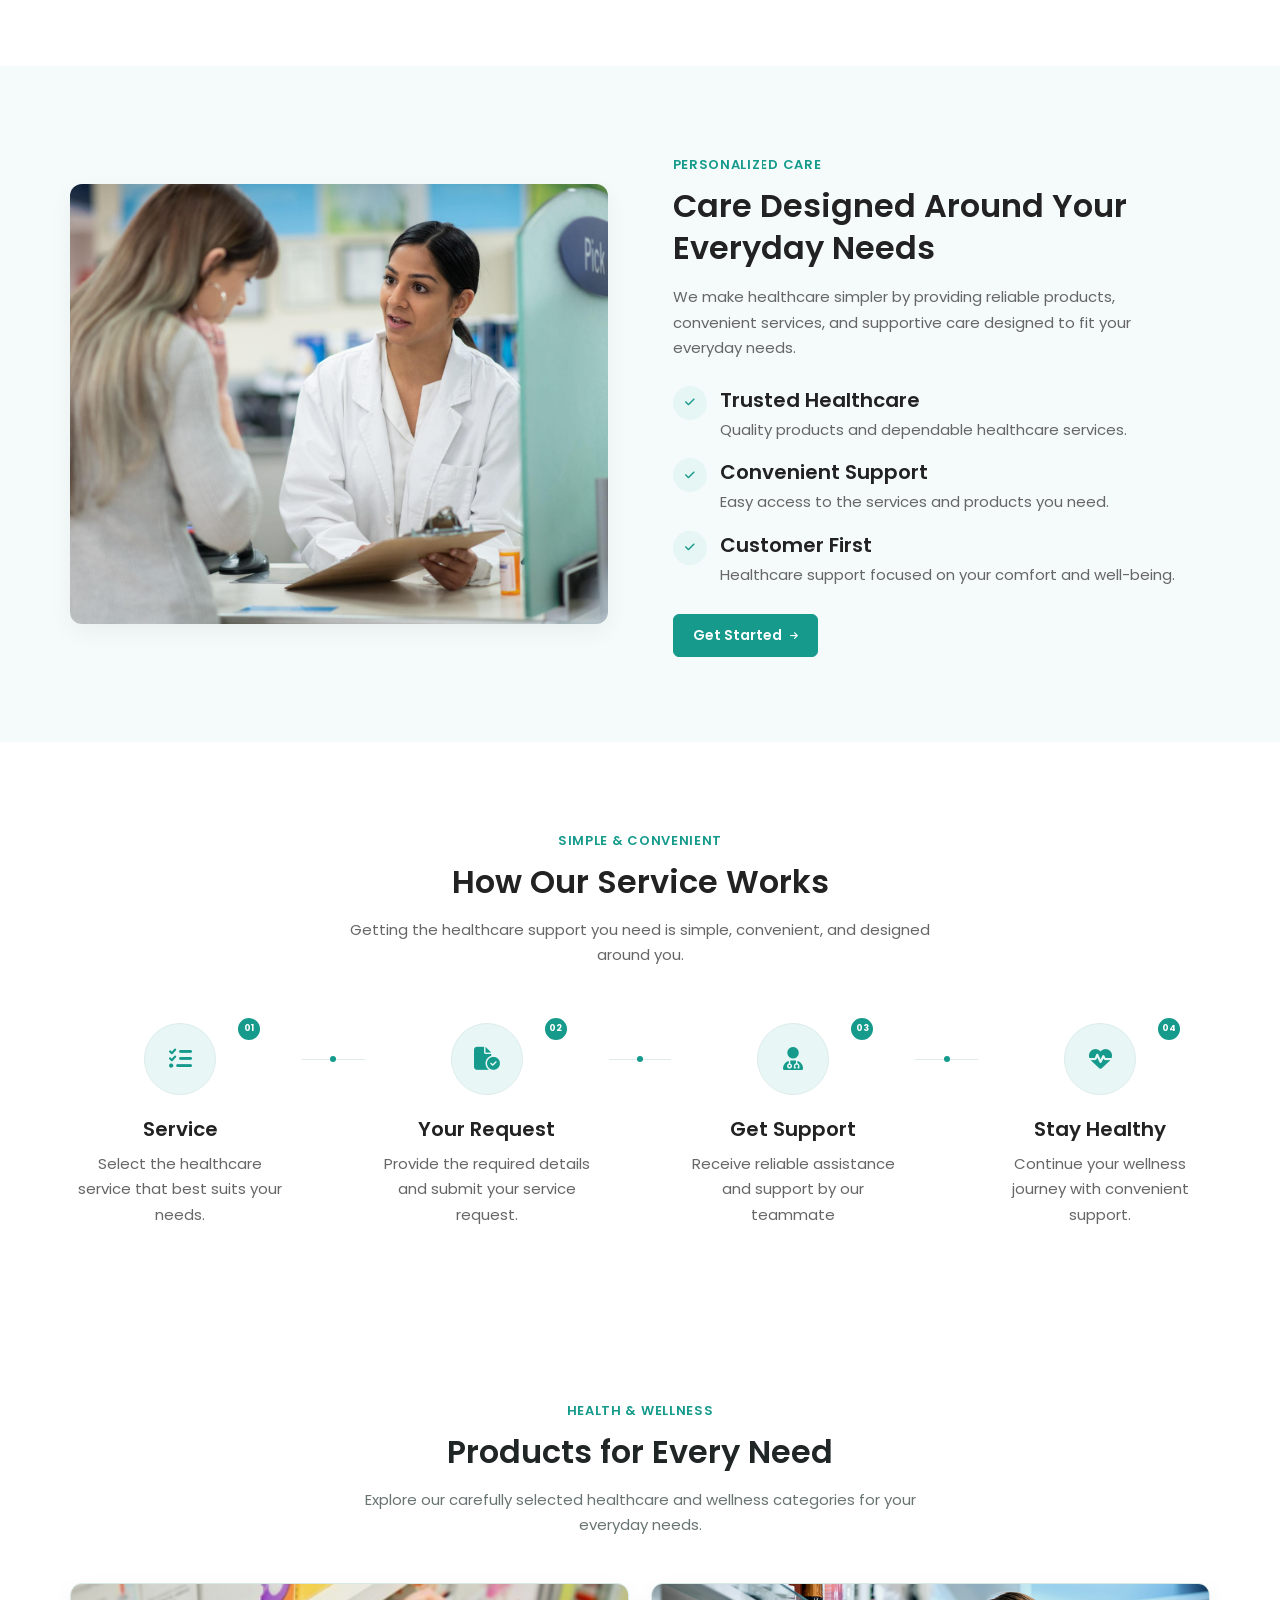
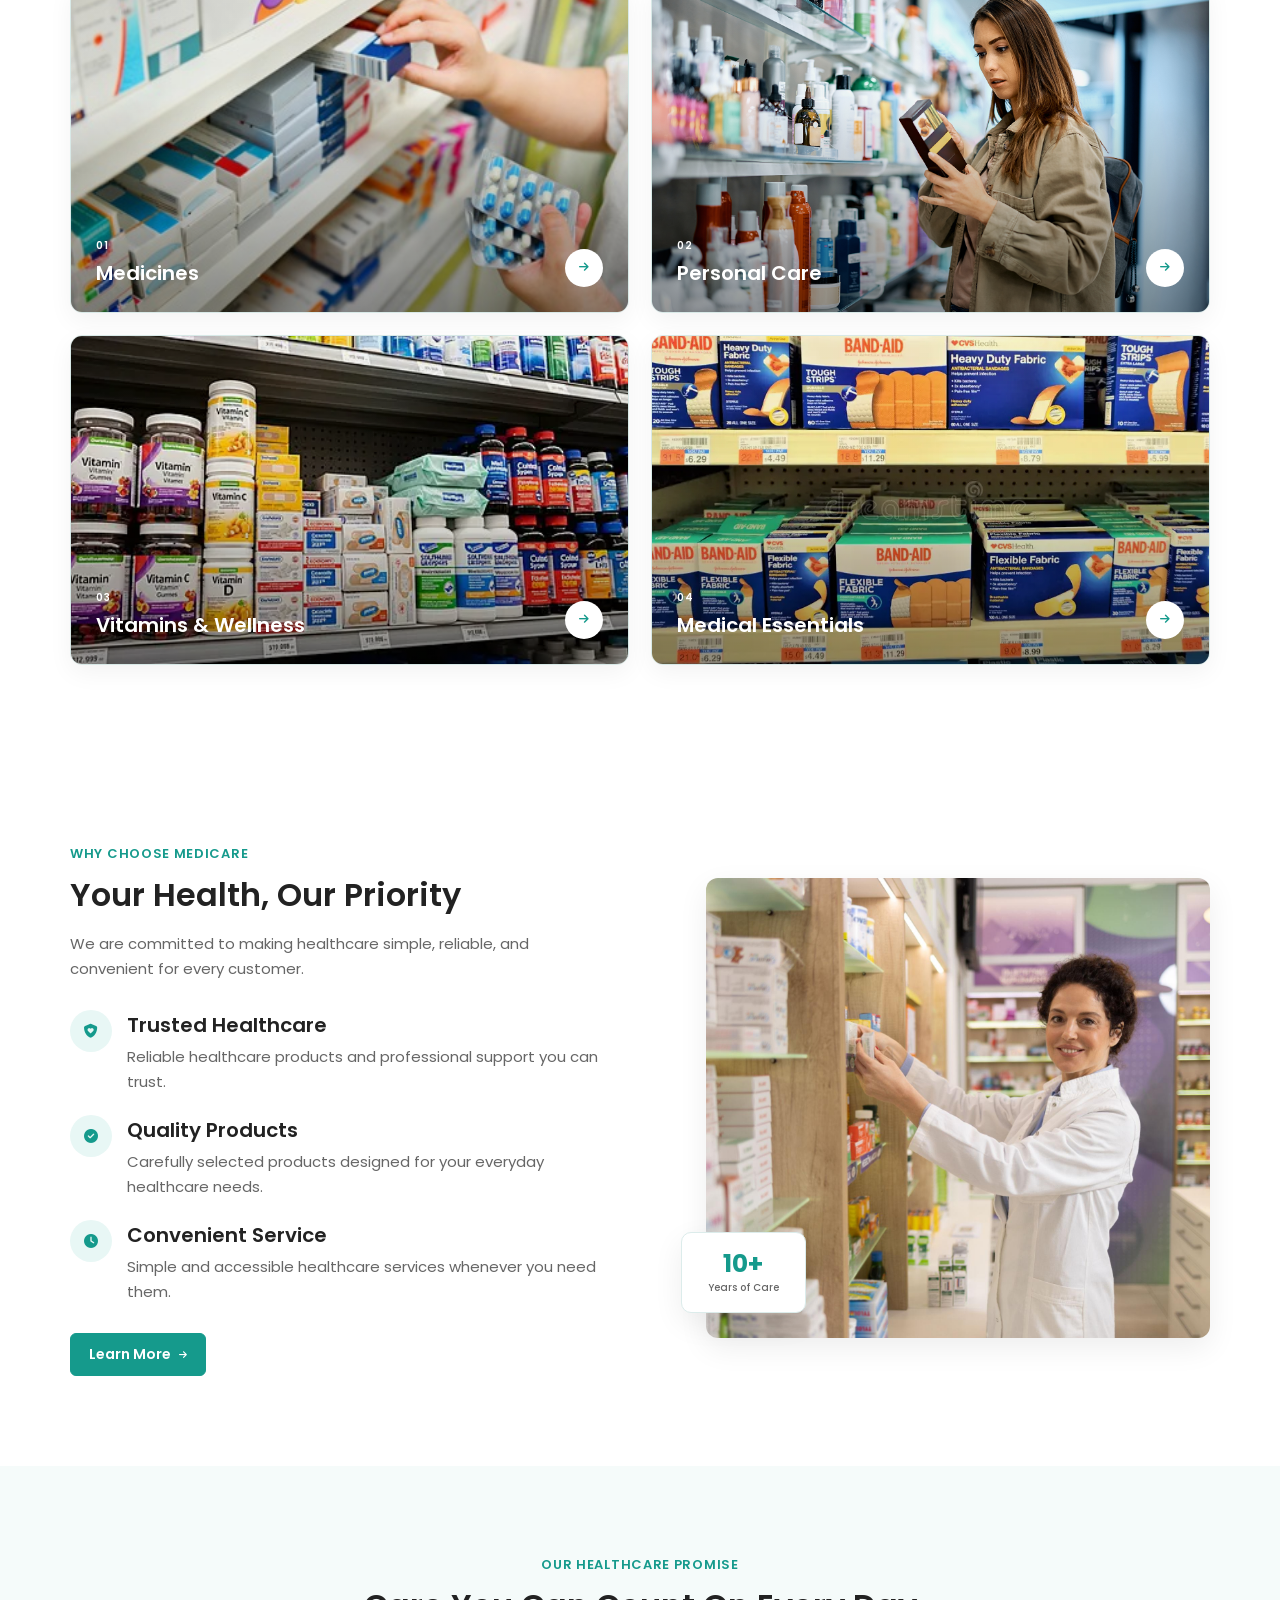
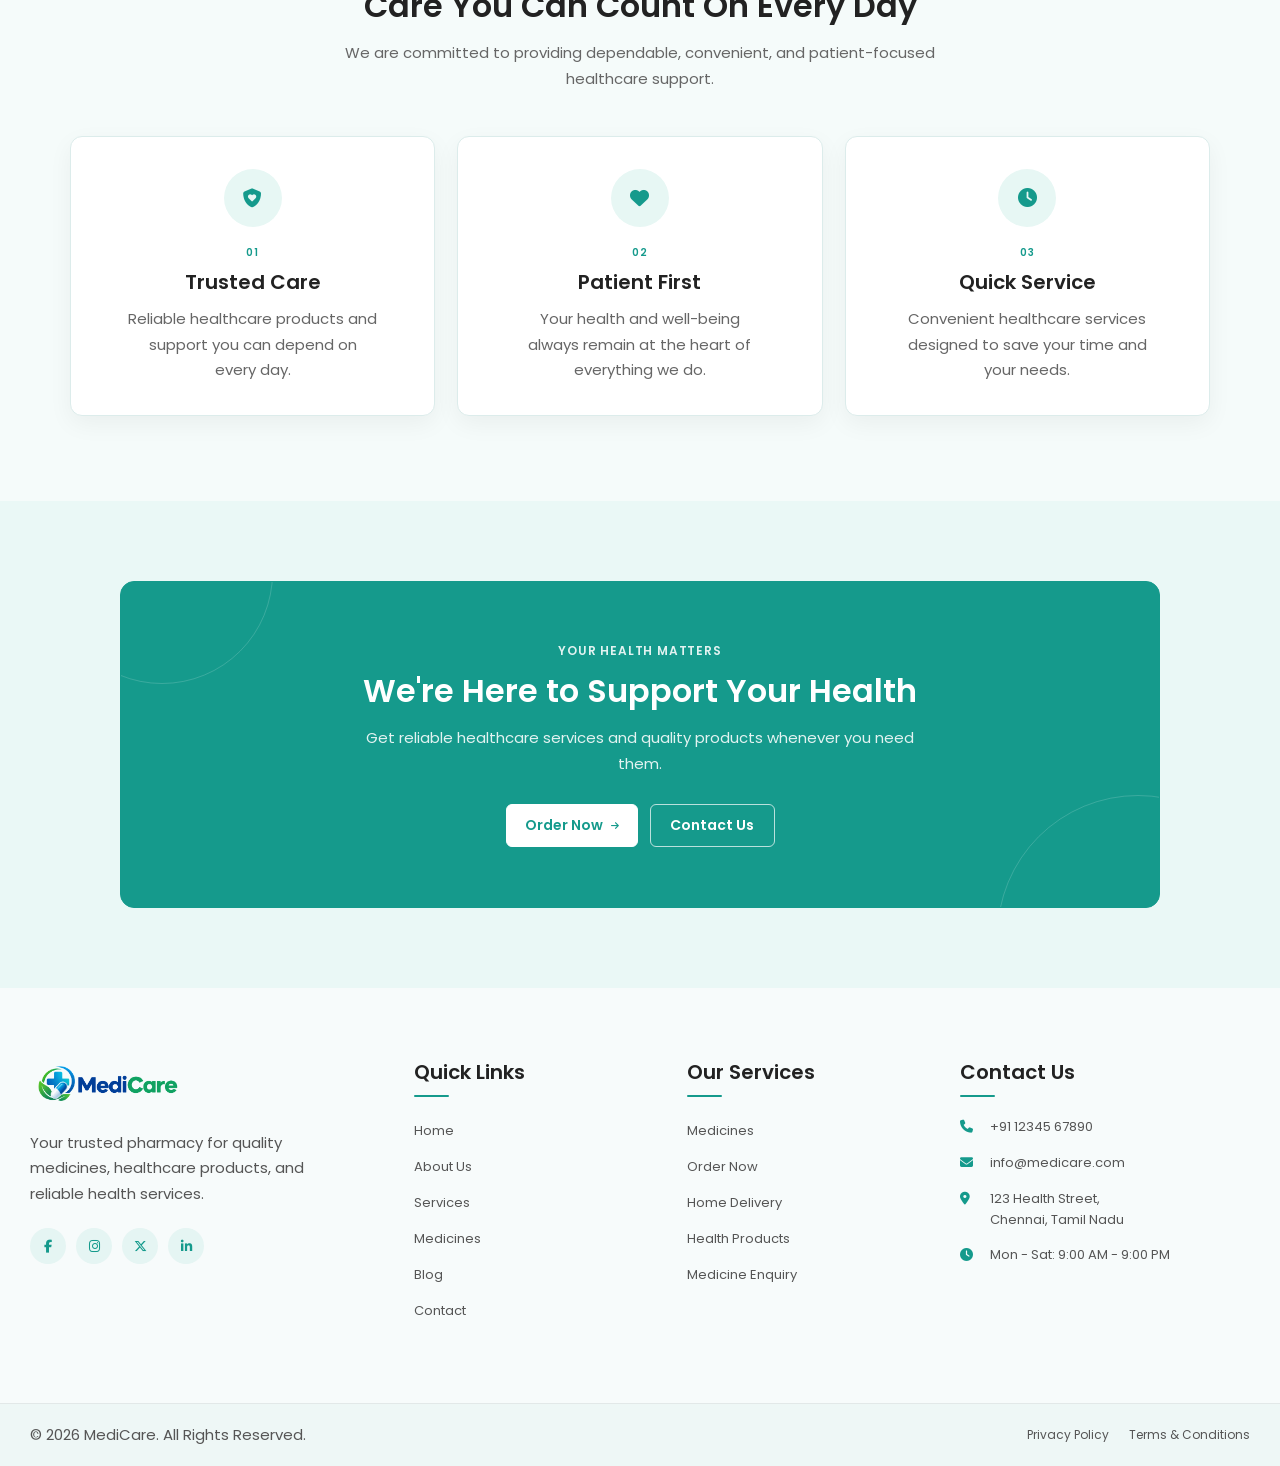
<file: services.html>
<!DOCTYPE html>

<html lang="en">

<head>
  <meta charset="UTF-8">
  <meta name="viewport" content="width=device-width, initial-scale=1.0">
  <title>MediCare Pharmacy | Trusted Healthcare Store</title>

  <!-- Favicon -->

  <link rel="icon" type="image/png" href="images/logo.png">

  <!-- Google Fonts -->

  <link rel="preconnect" href="https://fonts.googleapis.com">

<link rel="preconnect"
      href="https://fonts.gstatic.com"
      crossorigin>

<link href="https://fonts.googleapis.com/css2?family=Poppins:wght@400;500;600;700&display=swap"
      rel="stylesheet">

<link rel="stylesheet"
      href="https://cdnjs.cloudflare.com/ajax/libs/font-awesome/6.5.1/css/all.min.css">


  <!-- CSS -->

  <link rel="stylesheet" href="css/style.css">
  <link rel="stylesheet" href="css/responsive.css">
</head>

<body>
<!-- =========================================================
     HEADER
========================================================= -->
<header class="site-header">

    <div class="header-container">

        <!-- Logo -->
        <div class="header-logo">
            <a href="index.html">
                <img src="images/logo.png" alt="Pharmacy Logo">
            </a>
        </div>


        <!-- Navigation -->
        <nav class="main-nav" id="mainNav">

            <ul class="nav-list">

                <!-- Home -->
                <li class="nav-item dropdown">

                    <a href="#"
                       class="nav-link dropdown-toggle">
                        Home
                        <i class="fas fa-chevron-down"></i>
                    </a>

                    <ul class="dropdown-menu">
                        <li>
                            <a href="index.html">Home 1</a>
                        </li>

                        <li>
                            <a href="home2.html">Home 2</a>
                        </li>
                    </ul>

                </li>


                <!-- About Us -->
                <li class="nav-item">
                    <a href="about.html" class="nav-link">
                        About Us
                    </a>
                </li>


                <!-- Services -->
                <li class="nav-item">
                    <a href="services.html" class="nav-link active">
                        Services
                    </a>
                </li>


                <!-- Medicines -->
                <li class="nav-item">
                    <a href="medicines.html" class="nav-link">
                        Medicines
                    </a>
                </li>


                <!-- Prescription -->
                <li class="nav-item">
                    <a href="order.html" class="nav-link">
                        Order Now
                    </a>
                </li>


                <!-- Blog -->
                <li class="nav-item">
                    <a href="blog.html" class="nav-link">
                        Blog
                    </a>
                </li>


                <!-- Contact -->
                <li class="nav-item">
                    <a href="contact.html" class="nav-link">
                        Contact
                    </a>
                </li>

            </ul>


            <!-- =================================================
                 MOBILE ACTION BUTTONS
                 THESE ARE INSIDE HAMBURGER MENU
            ================================================== -->

            <div class="mobile-actions">

                <!-- RTL -->
                <button type="button"
                        class="header-action-btn rtl-toggle"
                        id="mobileRtlToggle">
                    RTL
                </button>


                <!-- Dark Mode -->
                <button type="button"
                        class="header-action-btn theme-toggle"
                        id="mobileThemeToggle"
                        aria-label="Toggle dark mode">

                    <i class="fas fa-moon"></i>

                </button>


                <!-- Login -->
                <a href="login.html"
                   class="login-btn">
                    Login
                </a>

            </div>

        </nav>


        <!-- =================================================
             DESKTOP ACTIONS
        ================================================== -->

        <div class="header-actions">

            <button type="button"
                    class="header-action-btn rtl-toggle"
                    id="rtlToggle">
                RTL
            </button>


            <button type="button"
                    class="header-action-btn theme-toggle"
                    id="themeToggle"
                    aria-label="Toggle dark mode">

                <i class="fas fa-moon"></i>

            </button>


            <a href="login.html"
               class="login-btn">
                Login
            </a>

        </div>


        <!-- =================================================
             HAMBURGER
        ================================================== -->

        <button type="button"
                class="hamburger-btn"
                id="hamburgerBtn"
                aria-label="Open navigation menu"
                aria-controls="mainNav"
                aria-expanded="false">

            <span></span>
            <span></span>
            <span></span>

        </button>

    </div>

</header>
<!-- =========================================================
     SERVICES PAGE
     PART 1 - HERO + SERVICES
========================================================= -->


<!-- =========================================================
     SERVICES HERO
========================================================= -->

<section class="services-hero">

    <div class="services-hero-container">

        <div class="services-hero-content">

            <span class="services-hero-subtitle">
                Our Services
            </span>

            <h1>
                Healthcare Made Simple
            </h1>

            <p>
                Professional pharmacy and healthcare services
                designed around your everyday health needs.
            </p>

            <a href="#healthcare-services"
               class="services-hero-btn">
                Explore Services
            </a>

        </div>

    </div>

</section>



<!-- =========================================================
     OUR HEALTHCARE SERVICES
========================================================= -->

<section class="healthcare-services" id="healthcare-services">

    <div class="healthcare-services-container">

        <!-- SECTION HEADING -->
        <div class="healthcare-services-heading">

            <span class="healthcare-services-subtitle">
                What We Offer
            </span>

            <h2>
                Our Healthcare Services
            </h2>

            <p>
                From everyday medicines to personalized healthcare
                support, we are here to make your healthcare journey
                easier and more convenient.
            </p>

        </div>


        <!-- SERVICES GRID -->
        <div class="healthcare-services-grid">


            <!-- SERVICE 1 -->
            <div class="healthcare-service-card">

                <div class="healthcare-service-image">
                    <img src="images/medicine-services.jpg"
                         alt="Medicine Services">
                </div>

                <div class="healthcare-service-content">

                    <h3>
                        Medicine Services
                    </h3>

                    <p>
                        Find trusted medicines and healthcare
                        products for your everyday needs.
                    </p>

                    <a href="shop.html">
                        Learn More
                        <i class="fas fa-arrow-right"></i>
                    </a>

                </div>

            </div>


            <!-- SERVICE 2 -->
            <div class="healthcare-service-card">

                <div class="healthcare-service-image">
                    <img src="images/health-consultations.jpg"
                         alt="Health Consultation">
                </div>

                <div class="healthcare-service-content">

                    <h3>
                        Health Consultation
                    </h3>

                    <p>
                        Get helpful guidance and support from
                        our healthcare professionals.
                    </p>

                    <a href="contact.html">
                        Learn More
                        <i class="fas fa-arrow-right"></i>
                    </a>

                </div>

            </div>


            <!-- SERVICE 3 -->
            <div class="healthcare-service-card">

                <div class="healthcare-service-image">
                    <img src="images/medicine-delivery.jpg"
                         alt="Medicine Delivery">
                </div>

                <div class="healthcare-service-content">

                    <h3>
                        Medicine Delivery
                    </h3>

                    <p>
                        Order your healthcare essentials and
                        receive them conveniently at your doorstep.
                    </p>

                    <a href="order.html">
                        Learn More
                        <i class="fas fa-arrow-right"></i>
                    </a>

                </div>

            </div>


            <!-- SERVICE 4 -->
            <div class="healthcare-service-card">

                <div class="healthcare-service-image">
                    <img src="images/health-checkup.jpg"
                         alt="Health Checkups">
                </div>

                <div class="healthcare-service-content">

                    <h3>
                        Health Checkups
                    </h3>

                    <p>
                        Support your wellness with convenient
                        health monitoring and checkup services.
                    </p>

                    <a href="contact.html">
                        Learn More
                        <i class="fas fa-arrow-right"></i>
                    </a>

                </div>

            </div>


            <!-- SERVICE 5 -->
            <div class="healthcare-service-card">

                <div class="healthcare-service-image">
                    <img src="images/prescription-support.jpg"
                         alt="Prescription Support">
                </div>

                <div class="healthcare-service-content">

                    <h3>
                        Prescription Support
                    </h3>

                    <p>
                        Get assistance with your medication
                        requirements and prescription needs.
                    </p>

                    <a href="order.html">
                        Learn More
                        <i class="fas fa-arrow-right"></i>
                    </a>

                </div>

            </div>


            <!-- SERVICE 6 -->
            <div class="healthcare-service-card">

                <div class="healthcare-service-image">
                    <img src="images/wellness-support.jpg"
                         alt="Wellness Support">
                </div>

                <div class="healthcare-service-content">

                    <h3>
                        Wellness Support
                    </h3>

                    <p>
                        Discover everyday wellness products and
                        support for a healthier lifestyle.
                    </p>

                    <a href="shop.html">
                        Learn More
                        <i class="fas fa-arrow-right"></i>
                    </a>

                </div>

            </div>


        </div>

    </div>

</section>
<!-- =========================================================
     SERVICES PAGE
     SECTION 3 - PERSONALIZED CARE
     PART 1 - HTML
========================================================= -->

<section class="services-personalized-care">

    <div class="services-personalized-container">

        <!-- IMAGE -->

        <div class="services-personalized-image">

            <img
                src="images/services-care.jpg"
                alt="Healthcare professional providing personalized care"
            >

        </div>


        <!-- CONTENT -->

        <div class="services-personalized-content">

            <span class="services-personalized-subtitle">
                Personalized Care
            </span>

            <h2>
                Care Designed Around Your Everyday Needs
            </h2>

            <p>
                We make healthcare simpler by providing reliable
                products, convenient services, and supportive care
                designed to fit your everyday needs.
            </p>


            <!-- BENEFITS -->

            <div class="services-personalized-benefits">

                <div class="services-personalized-benefit">

                    <div class="services-benefit-icon">
                        <i class="fas fa-check"></i>
                    </div>

                    <div>
                        <h3>Trusted Healthcare</h3>

                        <p>
                            Quality products and dependable
                            healthcare services.
                        </p>
                    </div>

                </div>


                <div class="services-personalized-benefit">

                    <div class="services-benefit-icon">
                        <i class="fas fa-check"></i>
                    </div>

                    <div>
                        <h3>Convenient Support</h3>

                        <p>
                            Easy access to the services and
                            products you need.
                        </p>
                    </div>

                </div>


                <div class="services-personalized-benefit">

                    <div class="services-benefit-icon">
                        <i class="fas fa-check"></i>
                    </div>

                    <div>
                        <h3>Customer First</h3>

                        <p>
                            Healthcare support focused on your
                            comfort and well-being.
                        </p>
                    </div>

                </div>

            </div>


            <!-- BUTTON -->

            <a href="contact.html"
               class="services-personalized-btn">
                Get Started
                <i class="fas fa-arrow-right"></i>
            </a>

        </div>

    </div>

</section>
<!=========================================================
   SERVICES PAGE
   SECTION 4 - HOW OUR SERVICE WORKS
   PART 1 - HTML
========================================================= !>

<section class="services-how-it-works">

    <div class="services-how-container">

        <!-- SECTION HEADING -->

        <div class="services-how-heading">

            <span class="services-how-subtitle">
                Simple & Convenient
            </span>

            <h2>
                How Our Service Works
            </h2>

            <p>
                Getting the healthcare support you need is
                simple, convenient, and designed around you.
            </p>

        </div>


        <!-- STEPS -->

        <div class="services-how-steps">


            <!-- STEP 01 -->

            <div class="services-how-step">

                <div class="services-how-number">
                    01
                </div>

                <div class="services-how-icon">
                    <i class="fas fa-list-check"></i>
                </div>

                <div class="services-how-content">

                    <h3>
                        Service
                    </h3>

                    <p>
                        Select the healthcare service that
                        best suits your needs.
                    </p>

                </div>

            </div>


            <!-- CONNECTOR -->

            <div class="services-how-line"></div>


            <!-- STEP 02 -->

            <div class="services-how-step">

                <div class="services-how-number">
                    02
                </div>

                <div class="services-how-icon">
                    <i class="fas fa-file-circle-check"></i>
                </div>

                <div class="services-how-content">

                    <h3>
                        Your Request
                    </h3>

                    <p>
                        Provide the required details and
                        submit your service request.
                    </p>

                </div>

            </div>


            <!-- CONNECTOR -->

            <div class="services-how-line"></div>


            <!-- STEP 03 -->

            <div class="services-how-step">

                <div class="services-how-number">
                    03
                </div>

                <div class="services-how-icon">
                    <i class="fas fa-user-doctor"></i>
                </div>

                <div class="services-how-content">

                    <h3>
                        Get Support
                    </h3>

                    <p>
                        Receive reliable assistance and
                        support by our teammate
                    </p>

                </div>

            </div>


            <!-- CONNECTOR -->

            <div class="services-how-line"></div>


            <!-- STEP 04 -->

            <div class="services-how-step">

                <div class="services-how-number">
                    04
                </div>

                <div class="services-how-icon">
                    <i class="fas fa-heart-pulse"></i>
                </div>

                <div class="services-how-content">

                    <h3>
                        Stay Healthy
                    </h3>

                    <p>
                        Continue your wellness journey with
                        convenient support.
                    </p>

                </div>

            </div>

        </div>

    </div>

</section>
<!-- =========================================================
     SERVICES PAGE
     SECTION 5 - HEALTH & WELLNESS CATEGORIES
     PART 1 - HTML
========================================================= -->

<section class="services-wellness-categories">

    <div class="services-wellness-container">

        <!-- SECTION HEADING -->

        <div class="services-wellness-heading">

            <span class="services-wellness-subtitle">
                Health & Wellness
            </span>

            <h2>
                Products for Every Need
            </h2>

            <p>
                Explore our carefully selected healthcare and
                wellness categories for your everyday needs.
            </p>

        </div>


        <!-- CATEGORY GRID -->

        <div class="services-wellness-grid">


            <!-- CATEGORY 1 -->

            <a href="#"
               class="services-wellness-card">

                <div class="services-wellness-image">

                    <img
                        src="images/medicines-category.jpg"
                        alt="Medicines and healthcare products"
                    >

                </div>

                <div class="services-wellness-content">

                    <div>
                        <span>01</span>

                        <h3>
                            Medicines
                        </h3>
                    </div>

                    <i class="fas fa-arrow-right"></i>

                </div>

            </a>


            <!-- CATEGORY 2 -->

            <a href="#"
               class="services-wellness-card">

                <div class="services-wellness-image">

                    <img
                        src="images/personal-care-category.jpg"
                        alt="Personal care products"
                    >

                </div>

                <div class="services-wellness-content">

                    <div>
                        <span>02</span>

                        <h3>
                            Personal Care
                        </h3>
                    </div>

                    <i class="fas fa-arrow-right"></i>

                </div>

            </a>


            <!-- CATEGORY 3 -->

            <a href="#"
               class="services-wellness-card">

                <div class="services-wellness-image">

                    <img
                        src="images/vitamins-wellness-category.jpg"
                        alt="Vitamins and wellness products"
                    >

                </div>

                <div class="services-wellness-content">

                    <div>
                        <span>03</span>

                        <h3>
                            Vitamins & Wellness
                        </h3>
                    </div>

                    <i class="fas fa-arrow-right"></i>

                </div>

            </a>


            <!-- CATEGORY 4 -->

            <a href="#"
               class="services-wellness-card">

                <div class="services-wellness-image">

                    <img
                        src="images/medical-essentials-category.jpg"
                        alt="Medical essentials"
                    >

                </div>

                <div class="services-wellness-content">

                    <div>
                        <span>04</span>

                        <h3>
                            Medical Essentials
                        </h3>
                    </div>

                    <i class="fas fa-arrow-right"></i>

                </div>

            </a>


        </div>

    </div>

</section>
<!-- =========================================================
     SERVICES PAGE
     SECTION 6 - WHY PATIENTS CHOOSE MEDICARE
     PART 1 - HTML
========================================================= -->

<section class="services-why-choose">

    <div class="services-why-container">

        <!-- LEFT CONTENT -->

        <div class="services-why-content">

            <span class="services-why-subtitle">
                Why Choose MediCare
            </span>

            <h2>
                Your Health, Our Priority
            </h2>

            <p class="services-why-intro">
                We are committed to making healthcare simple,
                reliable, and convenient for every customer.
            </p>


            <!-- BENEFIT 1 -->

            <div class="services-why-item">

                <div class="services-why-icon">
                    <i class="fas fa-shield-heart"></i>
                </div>

                <div class="services-why-text">

                    <h3>
                        Trusted Healthcare
                    </h3>

                    <p>
                        Reliable healthcare products and
                        professional support you can trust.
                    </p>

                </div>

            </div>


            <!-- BENEFIT 2 -->

            <div class="services-why-item">

                <div class="services-why-icon">
                    <i class="fas fa-circle-check"></i>
                </div>

                <div class="services-why-text">

                    <h3>
                        Quality Products
                    </h3>

                    <p>
                        Carefully selected products designed
                        for your everyday healthcare needs.
                    </p>

                </div>

            </div>


            <!-- BENEFIT 3 -->

            <div class="services-why-item">

                <div class="services-why-icon">
                    <i class="fas fa-clock"></i>
                </div>

                <div class="services-why-text">

                    <h3>
                        Convenient Service
                    </h3>

                    <p>
                        Simple and accessible healthcare
                        services whenever you need them.
                    </p>

                </div>

            </div>


            <!-- BUTTON -->

            <a href="contact.html"
               class="services-why-btn">

                Learn More

                <i class="fas fa-arrow-right"></i>

            </a>

        </div>


        <!-- RIGHT IMAGE -->

        <div class="services-why-image">

            <img
                src="images/why-choose-medicare.jpg"
                alt="Pharmacist providing healthcare support"
            >


            <!-- EXPERIENCE BADGE -->

            <div class="services-why-badge">

                <strong>
                    10+
                </strong>

                <span>
                    Years of Care
                </span>

            </div>

        </div>

    </div>

</section>
<!-- =========================================================
     SERVICES PAGE
     SECTION 7 - OUR HEALTHCARE PROMISE
     PART 1 - HTML
========================================================= -->

<section class="services-healthcare-promise">

    <div class="services-promise-container">

        <!-- SECTION HEADING -->

        <div class="services-promise-heading">

            <span class="services-promise-subtitle">
                Our Healthcare Promise
            </span>

            <h2>
                Care You Can Count On Every Day
            </h2>

            <p>
                We are committed to providing dependable,
                convenient, and patient-focused healthcare support.
            </p>

        </div>


        <!-- PROMISE CARDS -->

        <div class="services-promise-grid">


            <!-- CARD 1 -->

            <div class="services-promise-card">

                <div class="services-promise-icon">

                    <i class="fas fa-shield-heart"></i>

                </div>

                <span class="services-promise-number">
                    01
                </span>

                <h3>
                    Trusted Care
                </h3>

                <p>
                    Reliable healthcare products and support
                    you can depend on every day.
                </p>

            </div>


            <!-- CARD 2 -->

            <div class="services-promise-card">

                <div class="services-promise-icon">

                    <i class="fas fa-heart"></i>

                </div>

                <span class="services-promise-number">
                    02
                </span>

                <h3>
                    Patient First
                </h3>

                <p>
                    Your health and well-being always remain
                    at the heart of everything we do.
                </p>

            </div>


            <!-- CARD 3 -->

            <div class="services-promise-card">

                <div class="services-promise-icon">

                    <i class="fas fa-clock"></i>

                </div>

                <span class="services-promise-number">
                    03
                </span>

                <h3>
                    Quick Service
                </h3>

                <p>
                    Convenient healthcare services designed
                    to save your time and your needs.
                </p>

            </div>


        </div>

    </div>

</section>
<!-- =========================================================
     SERVICES PAGE
     SECTION 8 - FINAL CTA
     PART 1 - HTML
========================================================= -->

<section class="services-final-cta">

    <div class="services-cta-container">

        <div class="services-cta-content">

            <span class="services-cta-subtitle">
                Your Health Matters
            </span>

            <h2>
                We're Here to Support Your Health
            </h2>

            <p>
                Get reliable healthcare services and quality
                products whenever you need them.
            </p>


            <!-- CTA BUTTONS -->

            <div class="services-cta-buttons">

                <a href="order.html"
                   class="services-cta-btn services-cta-primary">

                    Order Now

                    <i class="fas fa-arrow-right"></i>

                </a>


                <a href="contact.html"
                   class="services-cta-btn services-cta-secondary">

                    Contact Us

                </a>

            </div>

        </div>

    </div>

</section>
<!-- =========================================================
     FOOTER
========================================================= -->
<footer class="site-footer">

    <div class="footer-container">

        <!-- =========================
             FOOTER BRAND
        ========================== -->
        <div class="footer-column footer-brand">

            <a href="index.html" class="footer-logo">
                <img src="images/logo.png" alt="MediCare Logo">
            </a>

            <p class="footer-description">
                Your trusted pharmacy for quality medicines,
                healthcare products, and reliable health services.
            </p>

            <!-- Social Media -->
            <div class="footer-social">

                <a href="#" aria-label="Facebook">
                    <i class="fab fa-facebook-f"></i>
                </a>

                <a href="#" aria-label="Instagram">
                    <i class="fab fa-instagram"></i>
                </a>

                <a href="#" aria-label="Twitter">
                    <i class="fab fa-x-twitter"></i>
                </a>

                <a href="#" aria-label="LinkedIn">
                    <i class="fab fa-linkedin-in"></i>
                </a>

            </div>

        </div>


        <!-- =========================
             QUICK LINKS
        ========================== -->
        <div class="footer-column">

            <h3 class="footer-title">
                Quick Links
            </h3>

            <ul class="footer-links">

                <li>
                    <a href="index.html">
                        Home
                    </a>
                </li>

                <li>
                    <a href="about.html">
                        About Us
                    </a>
                </li>

                <li>
                    <a href="services.html">
                        Services
                    </a>
                </li>

                <li>
                    <a href="medicines.html">
                        Medicines
                    </a>
                </li>

                <li>
                    <a href="blog.html">
                        Blog
                    </a>
                </li>

                <li>
                    <a href="contact.html">
                        Contact
                    </a>
                </li>

            </ul>

        </div>


        <!-- =========================
             OUR SERVICES
        ========================== -->
        <div class="footer-column">

            <h3 class="footer-title">
                Our Services
            </h3>

            <ul class="footer-links">

                <li>
                    <a href="medicines.html">
                        Medicines
                    </a>
                </li>

                <li>
                    <a href="order.html">
                        Order Now
                    </a>
                </li>

                <li>
                    <a href="#">
                        Home Delivery
                    </a>
                </li>

                <li>
                    <a href="#">
                        Health Products
                    </a>
                </li>

                <li>
                    <a href="#">
                        Medicine Enquiry
                    </a>
                </li>

            </ul>

        </div>


        <!-- =========================
             CONTACT INFORMATION
        ========================== -->
        <div class="footer-column footer-contact">

            <h3 class="footer-title">
                Contact Us
            </h3>

            <ul class="contact-list">

                <li>

                    <i class="fas fa-phone"></i>

                    <a href="tel:+911234567890">
                        +91 12345 67890
                    </a>

                </li>


                <li>

                    <i class="fas fa-envelope"></i>

                    <a href="mailto:info@medicare.com">
                        info@medicare.com
                    </a>

                </li>


                <li>

                    <i class="fas fa-location-dot"></i>

                    <span>
                        123 Health Street,<br>
                        Chennai, Tamil Nadu
                    </span>

                </li>


                <li>

                    <i class="fas fa-clock"></i>

                    <span>
                        Mon - Sat: 9:00 AM - 9:00 PM
                    </span>

                </li>

            </ul>

        </div>

    </div>


    <!-- =========================
         FOOTER BOTTOM
    ========================== -->
    <div class="footer-bottom">

        <div class="footer-bottom-container">

            <p>
                © 2026 MediCare. All Rights Reserved.
            </p>

            <div class="footer-bottom-links">

                <a href="#">
                    Privacy Policy
                </a>

                <a href="#">
                    Terms & Conditions
                </a>

            </div>

        </div>

    </div>

</footer>


 <!-- JS -->
<!-- Scroll To Top -->
<button id="scrollTopBtn" class="scroll-top-btn" aria-label="Scroll to top">
    <i class="fas fa-arrow-up"></i>
</button>
  <script src="js/script.js"></script>

</body>
</html>
</file>
